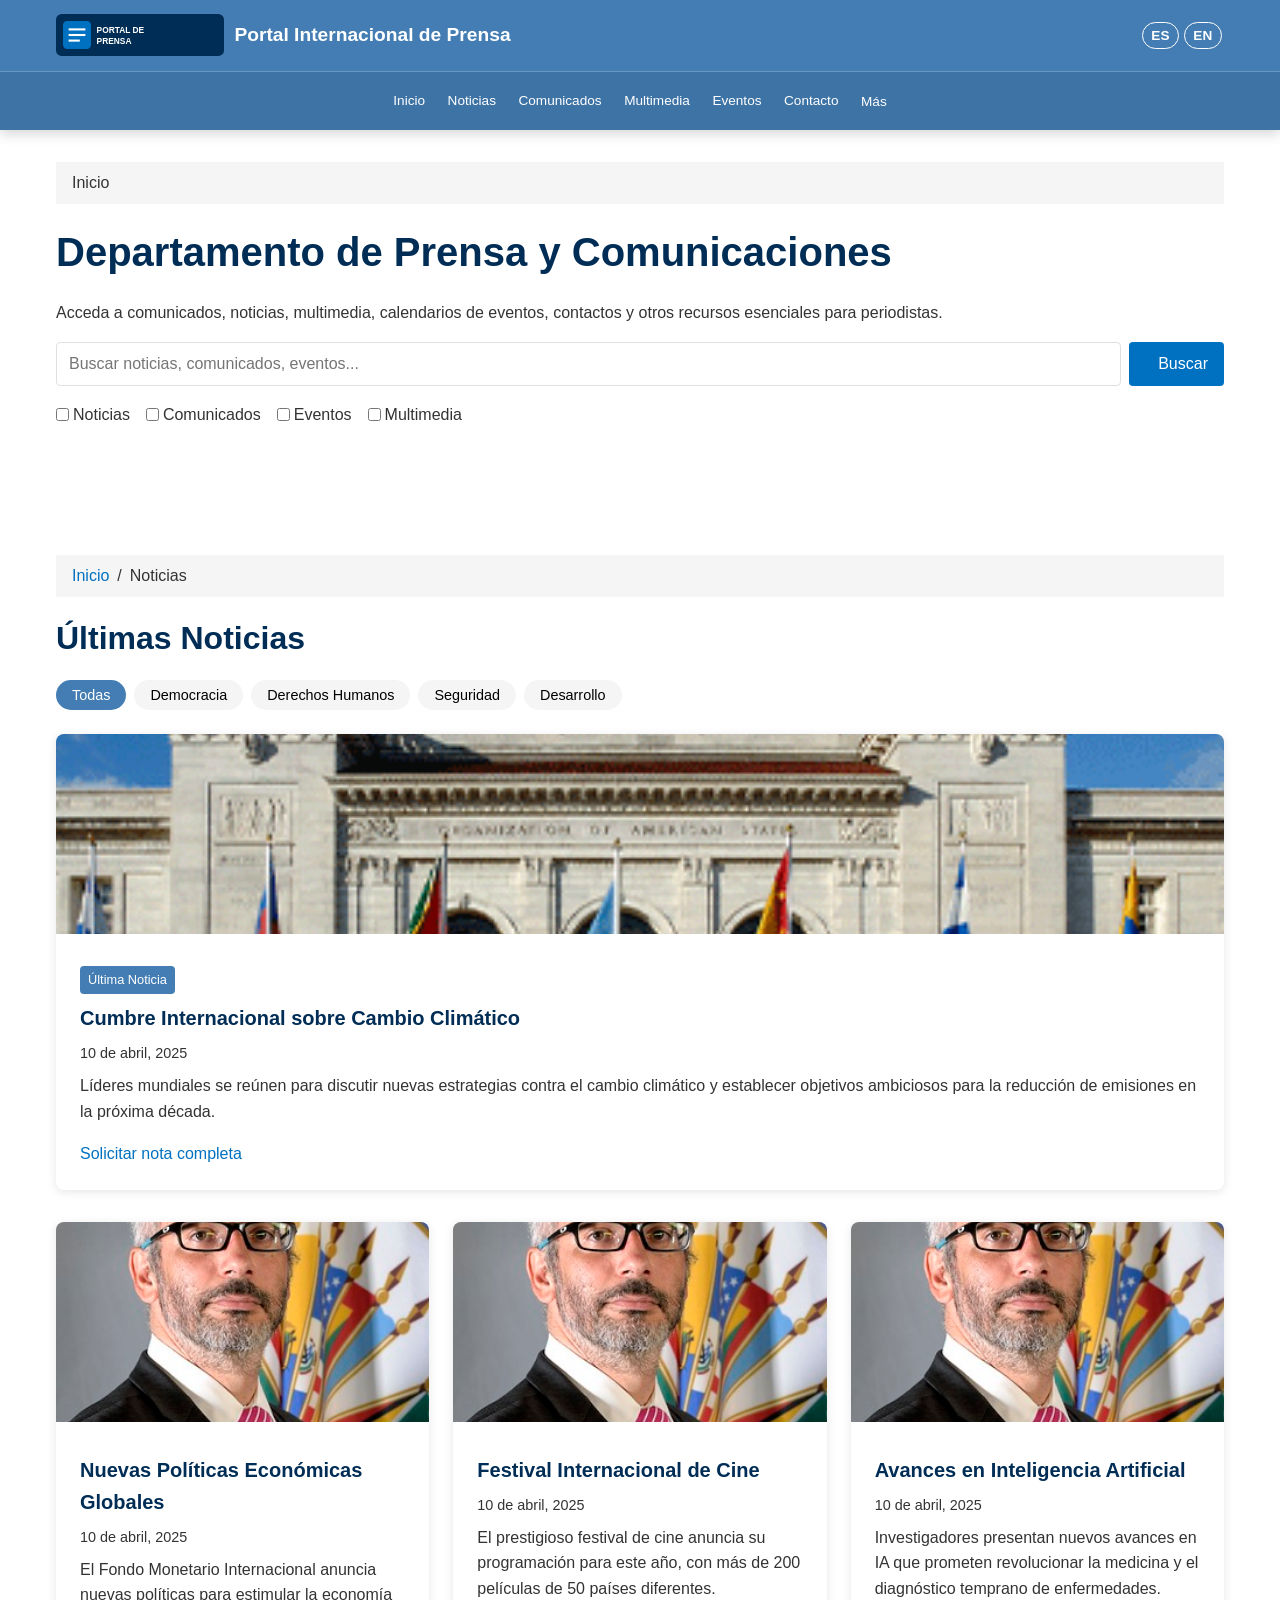
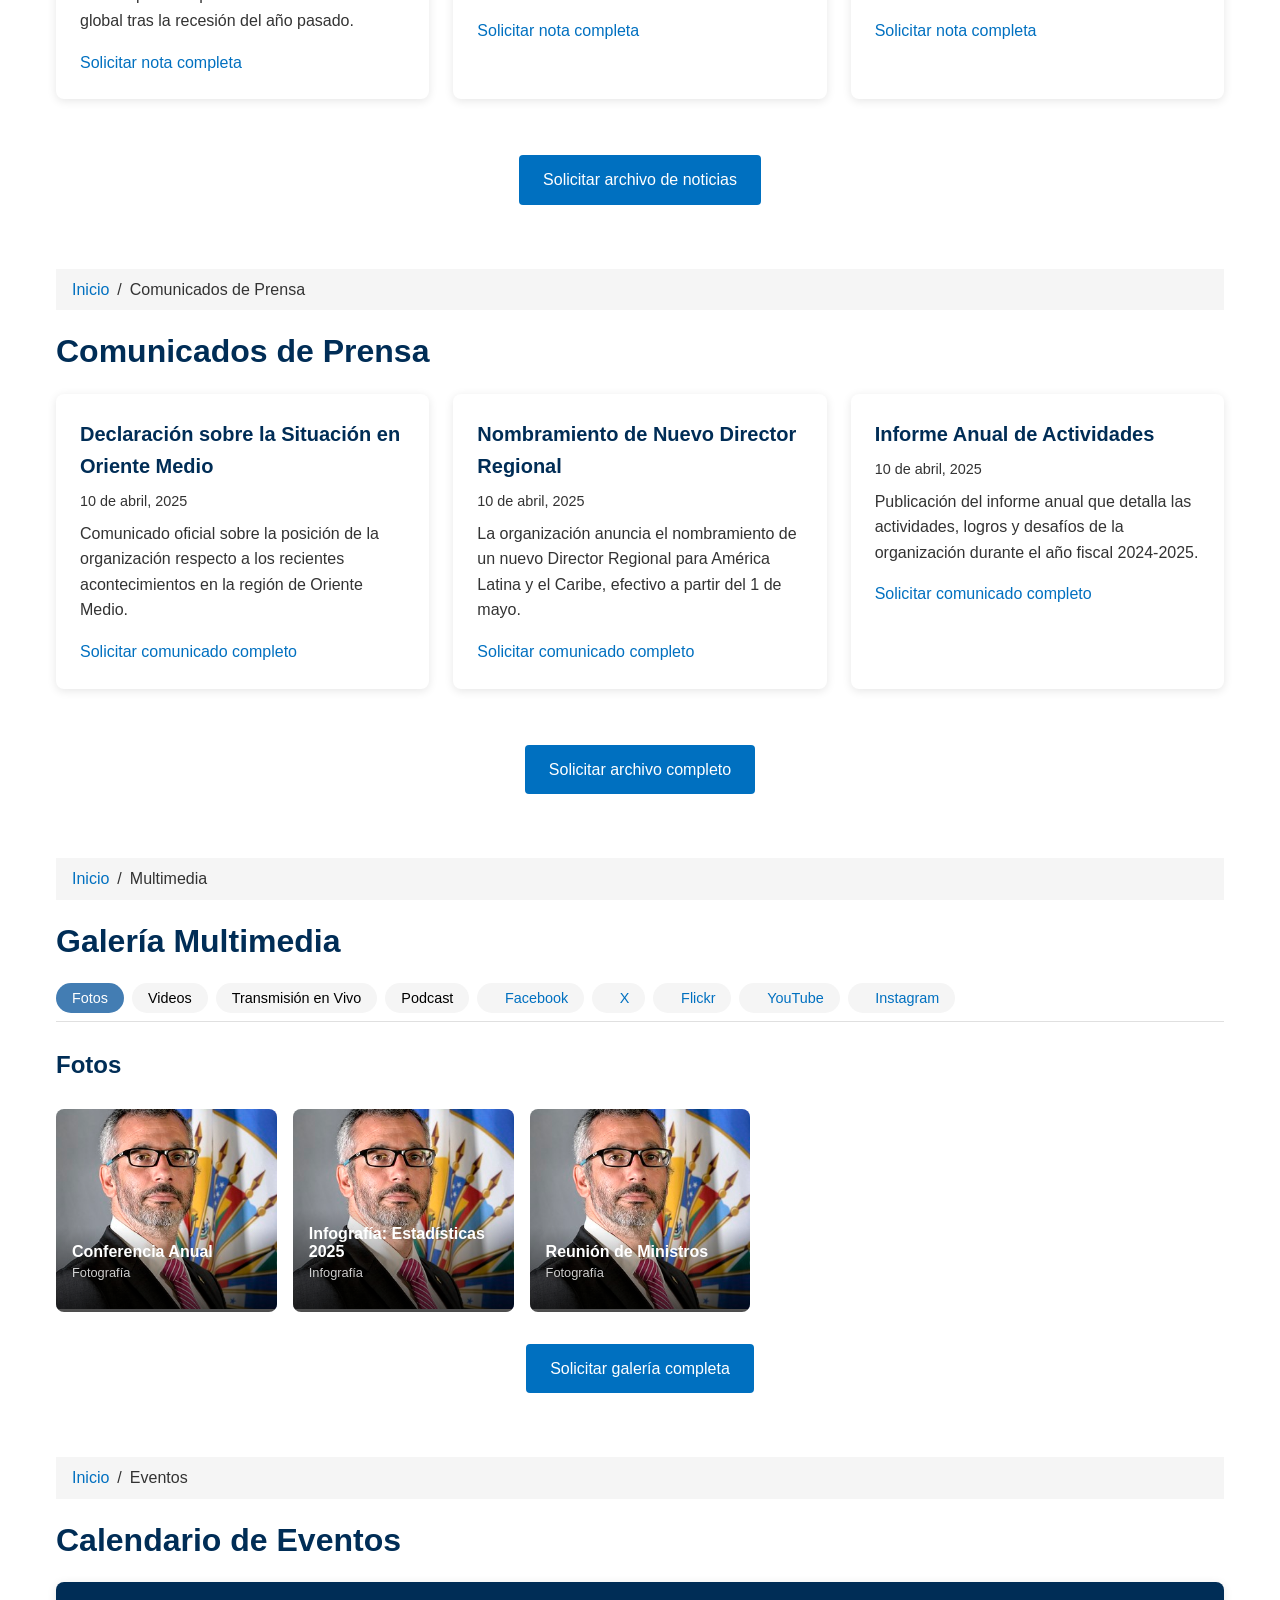
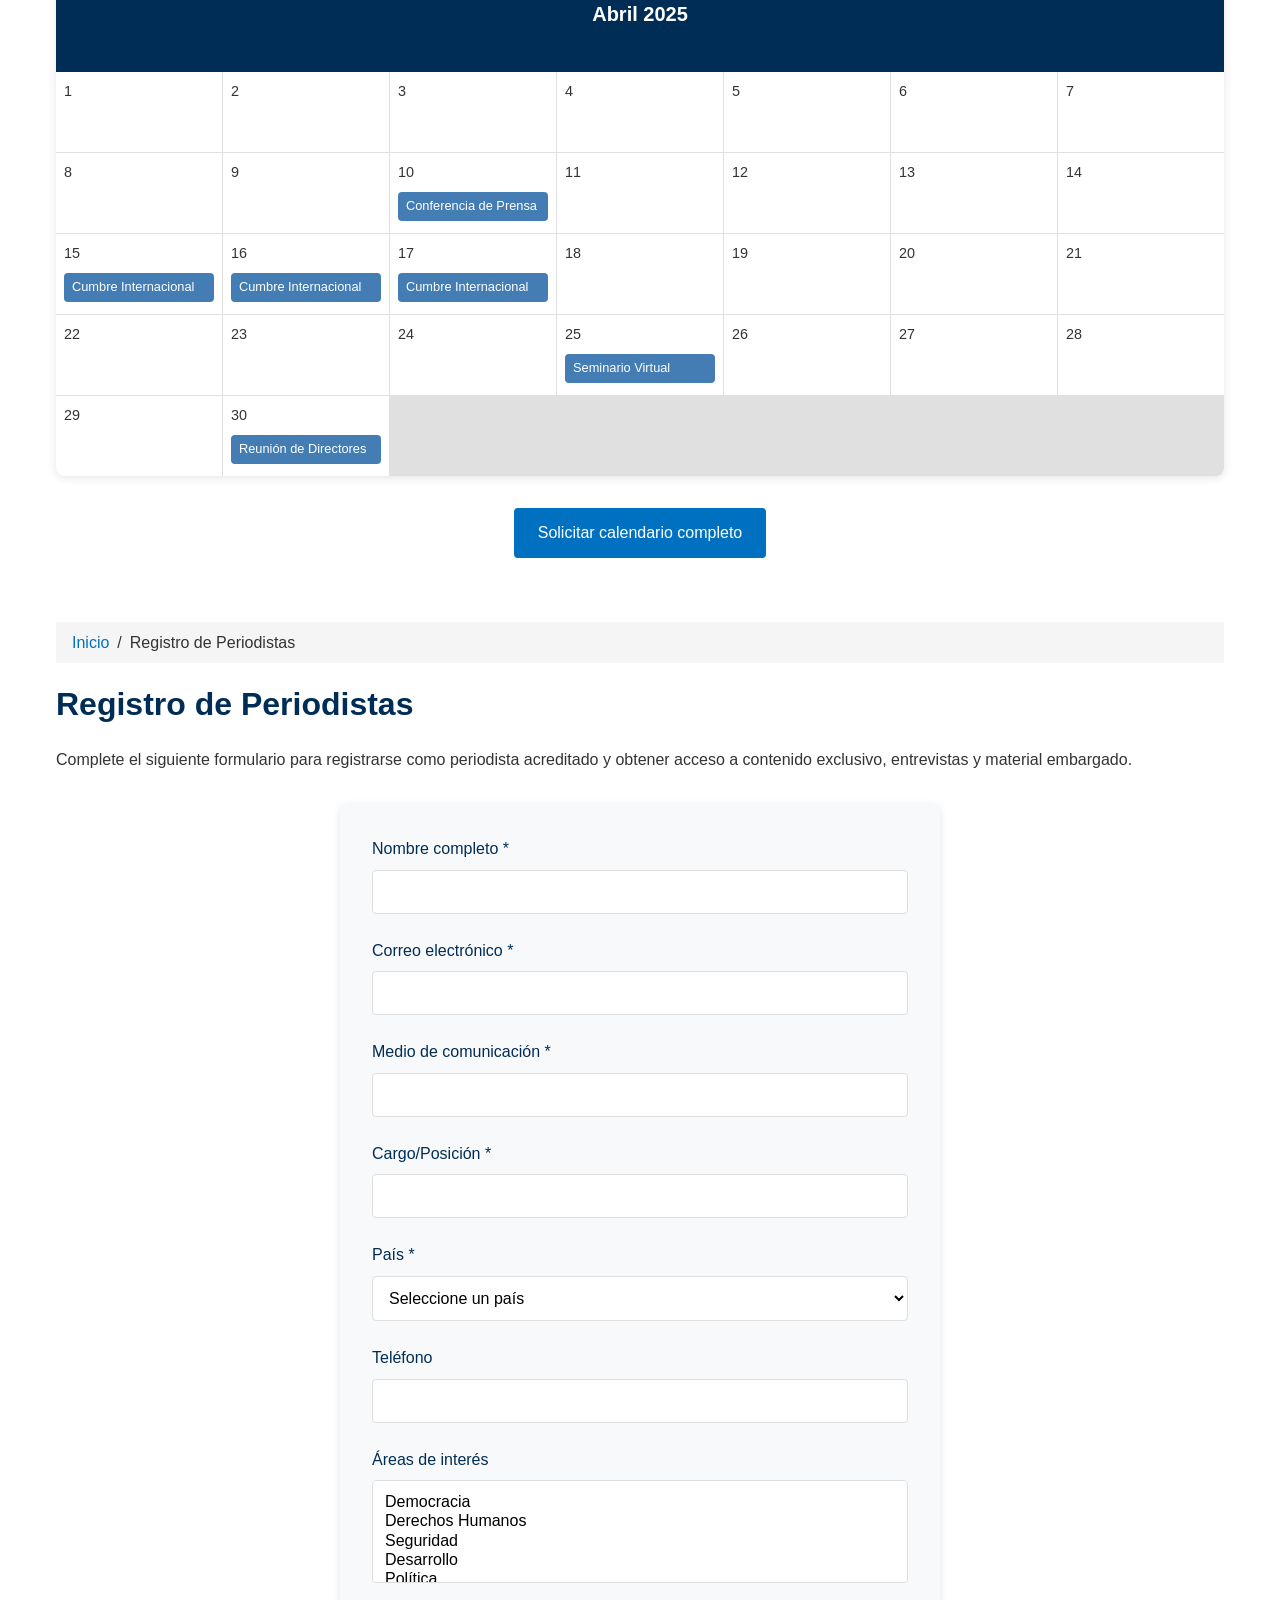
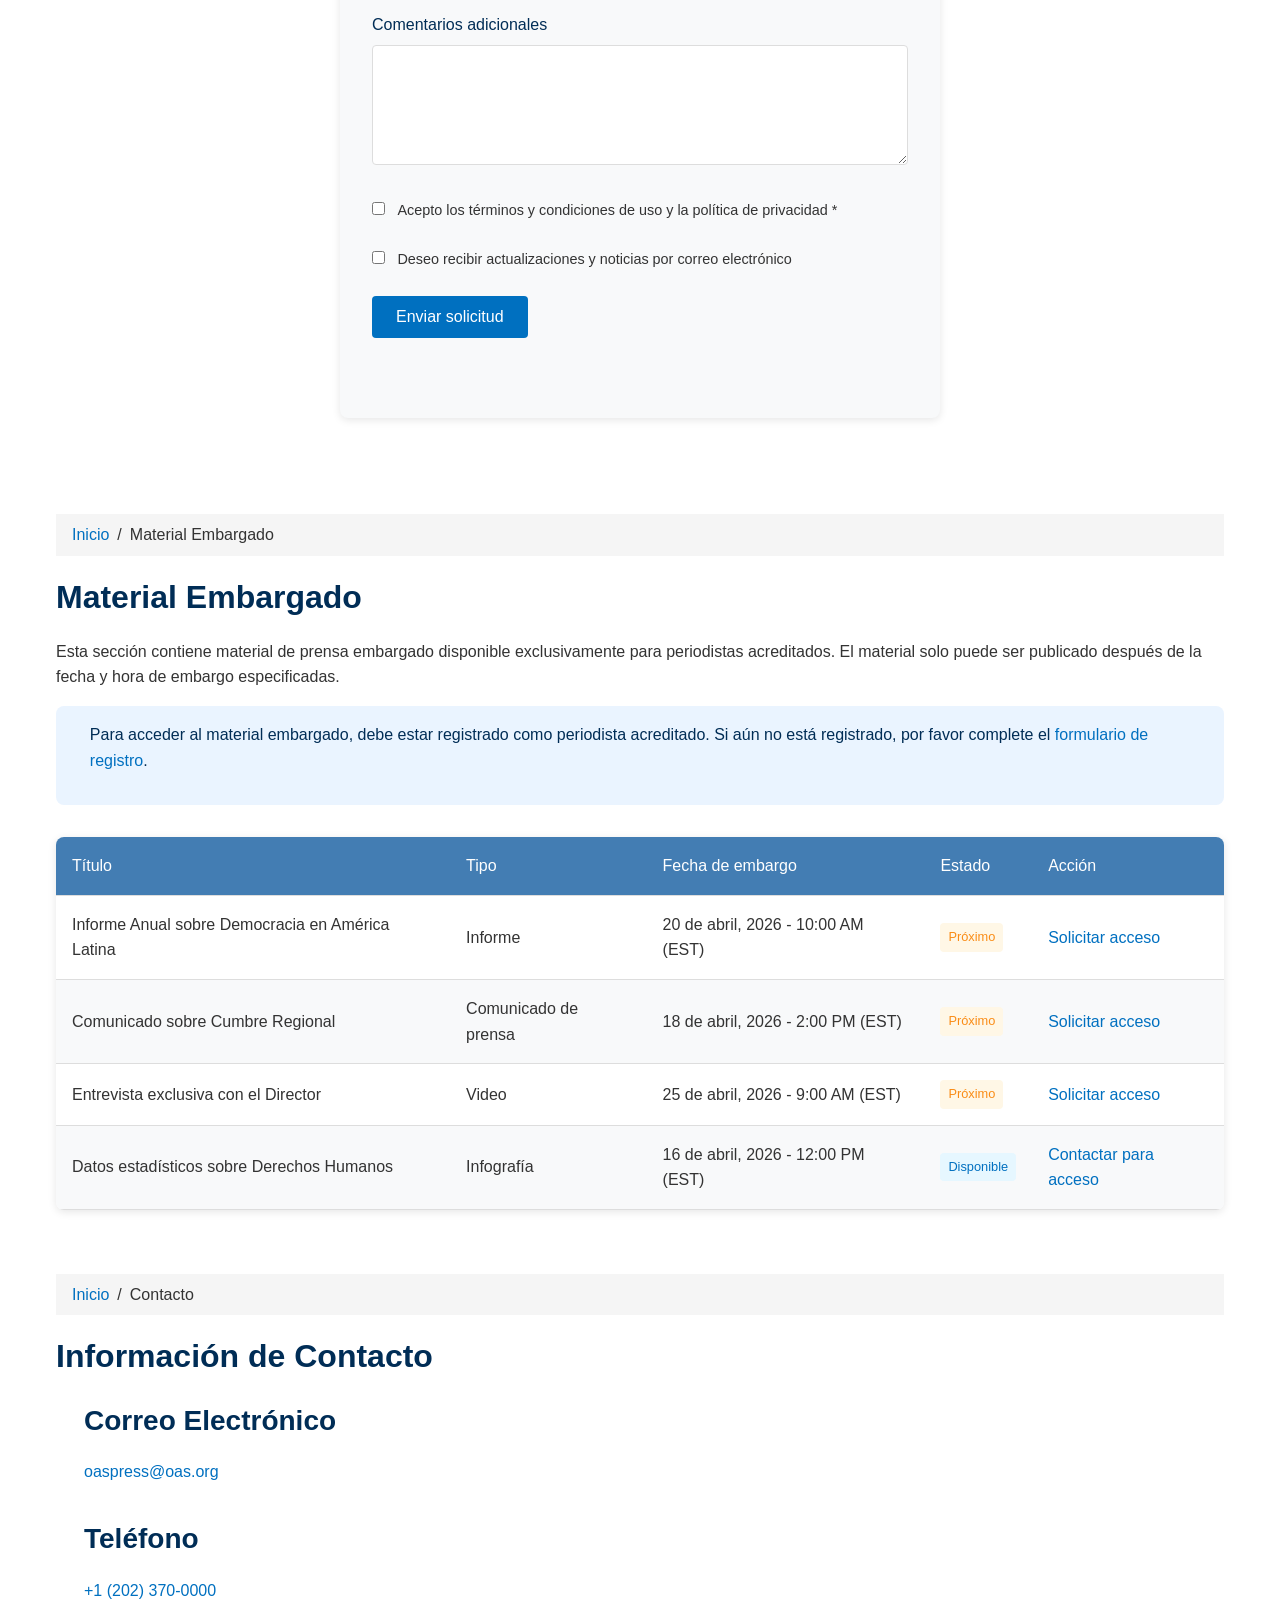
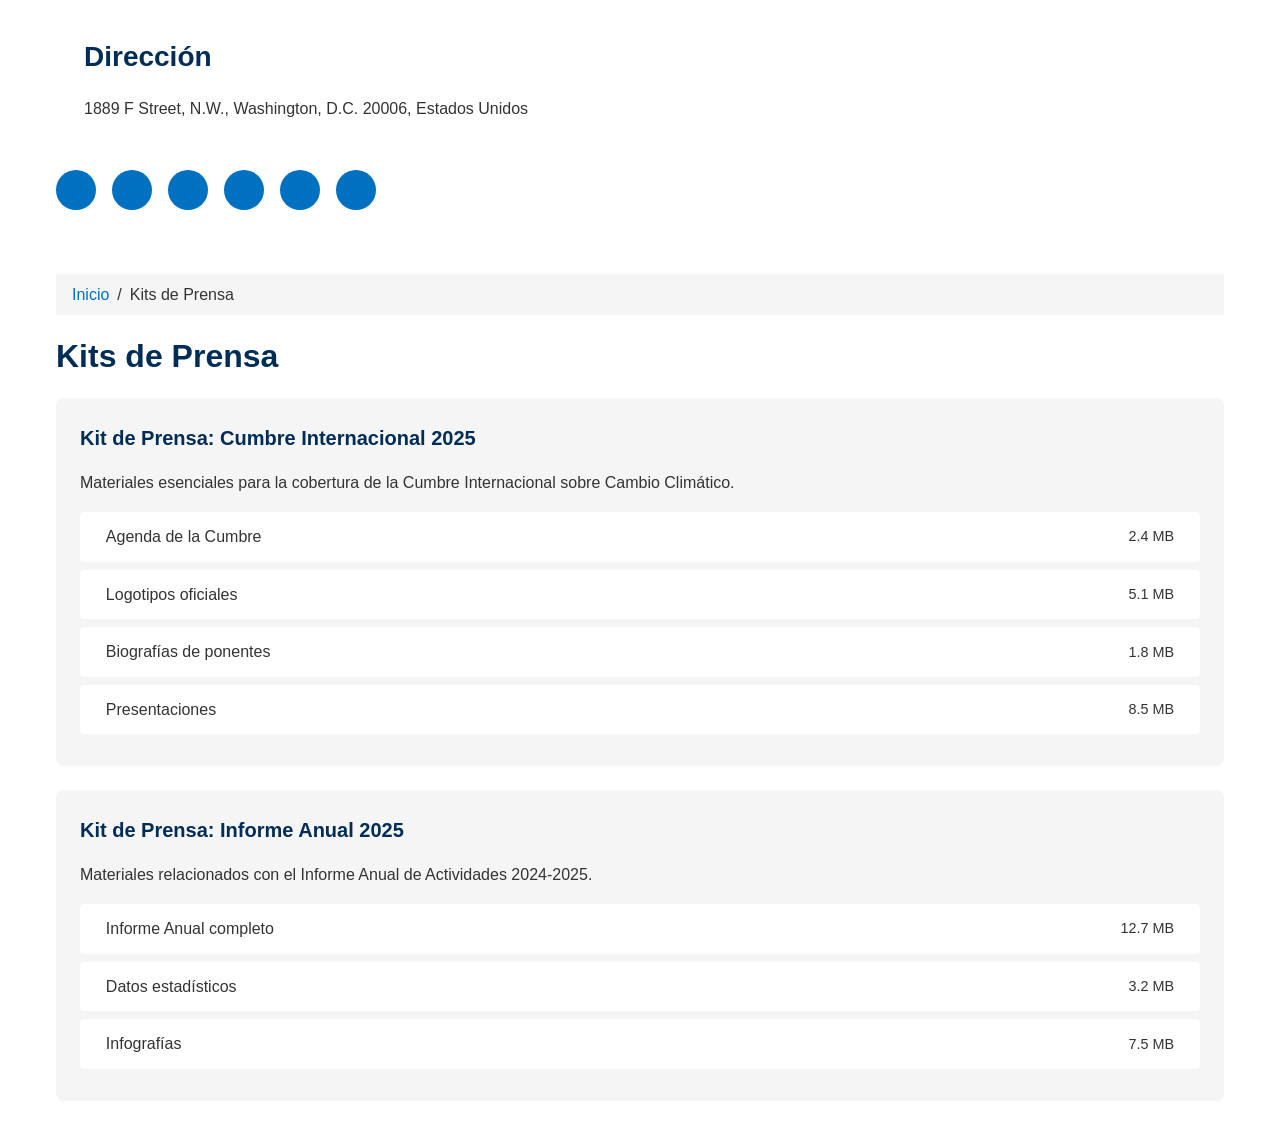
<file: index.html>
<!DOCTYPE html>
<html lang="es">
<head>
  <meta charset="UTF-8">
  <meta http-equiv="refresh" content="0; url=website/index.html">
  <title>Portal Internacional de Prensa</title>
</head>
<body>
  <p>Redirigiendo... <a href="website/index.html">Haz clic aquí si no eres redirigido automáticamente.</a></p>
</body>
</html>
</file>
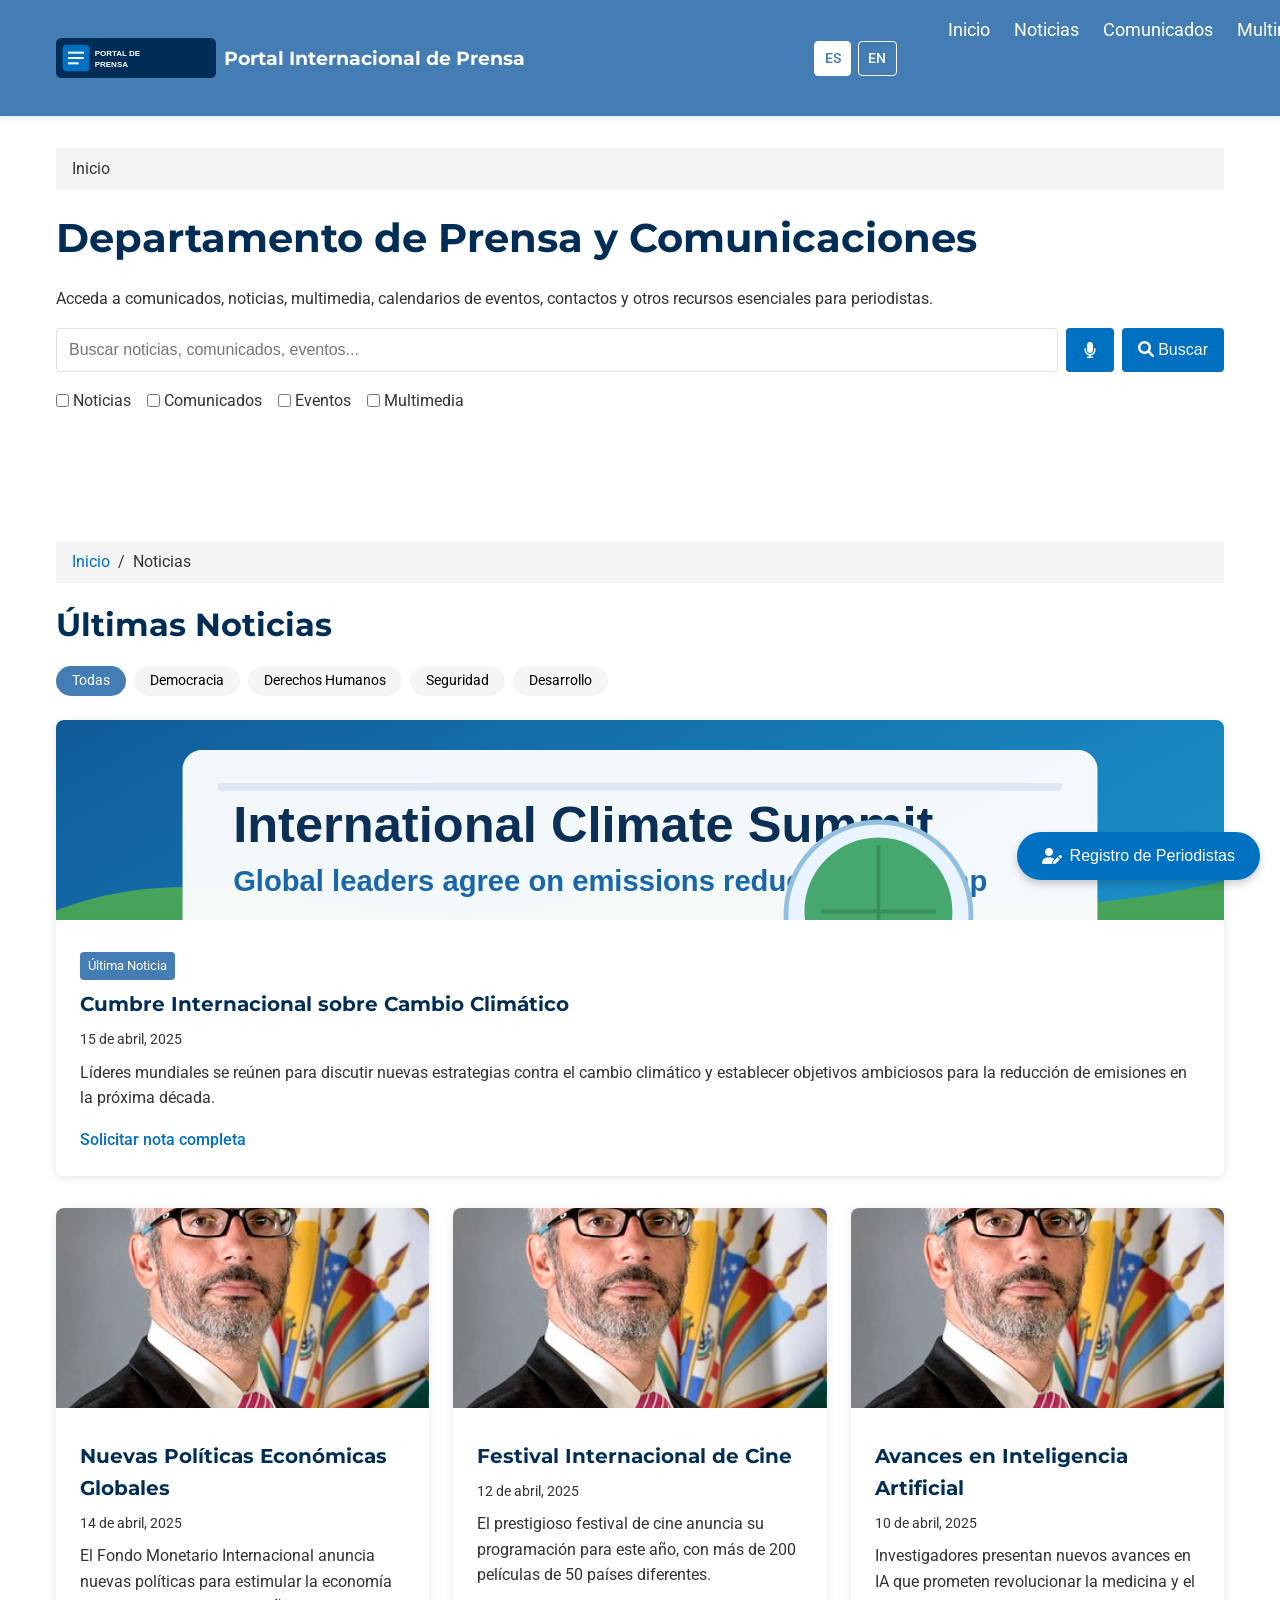
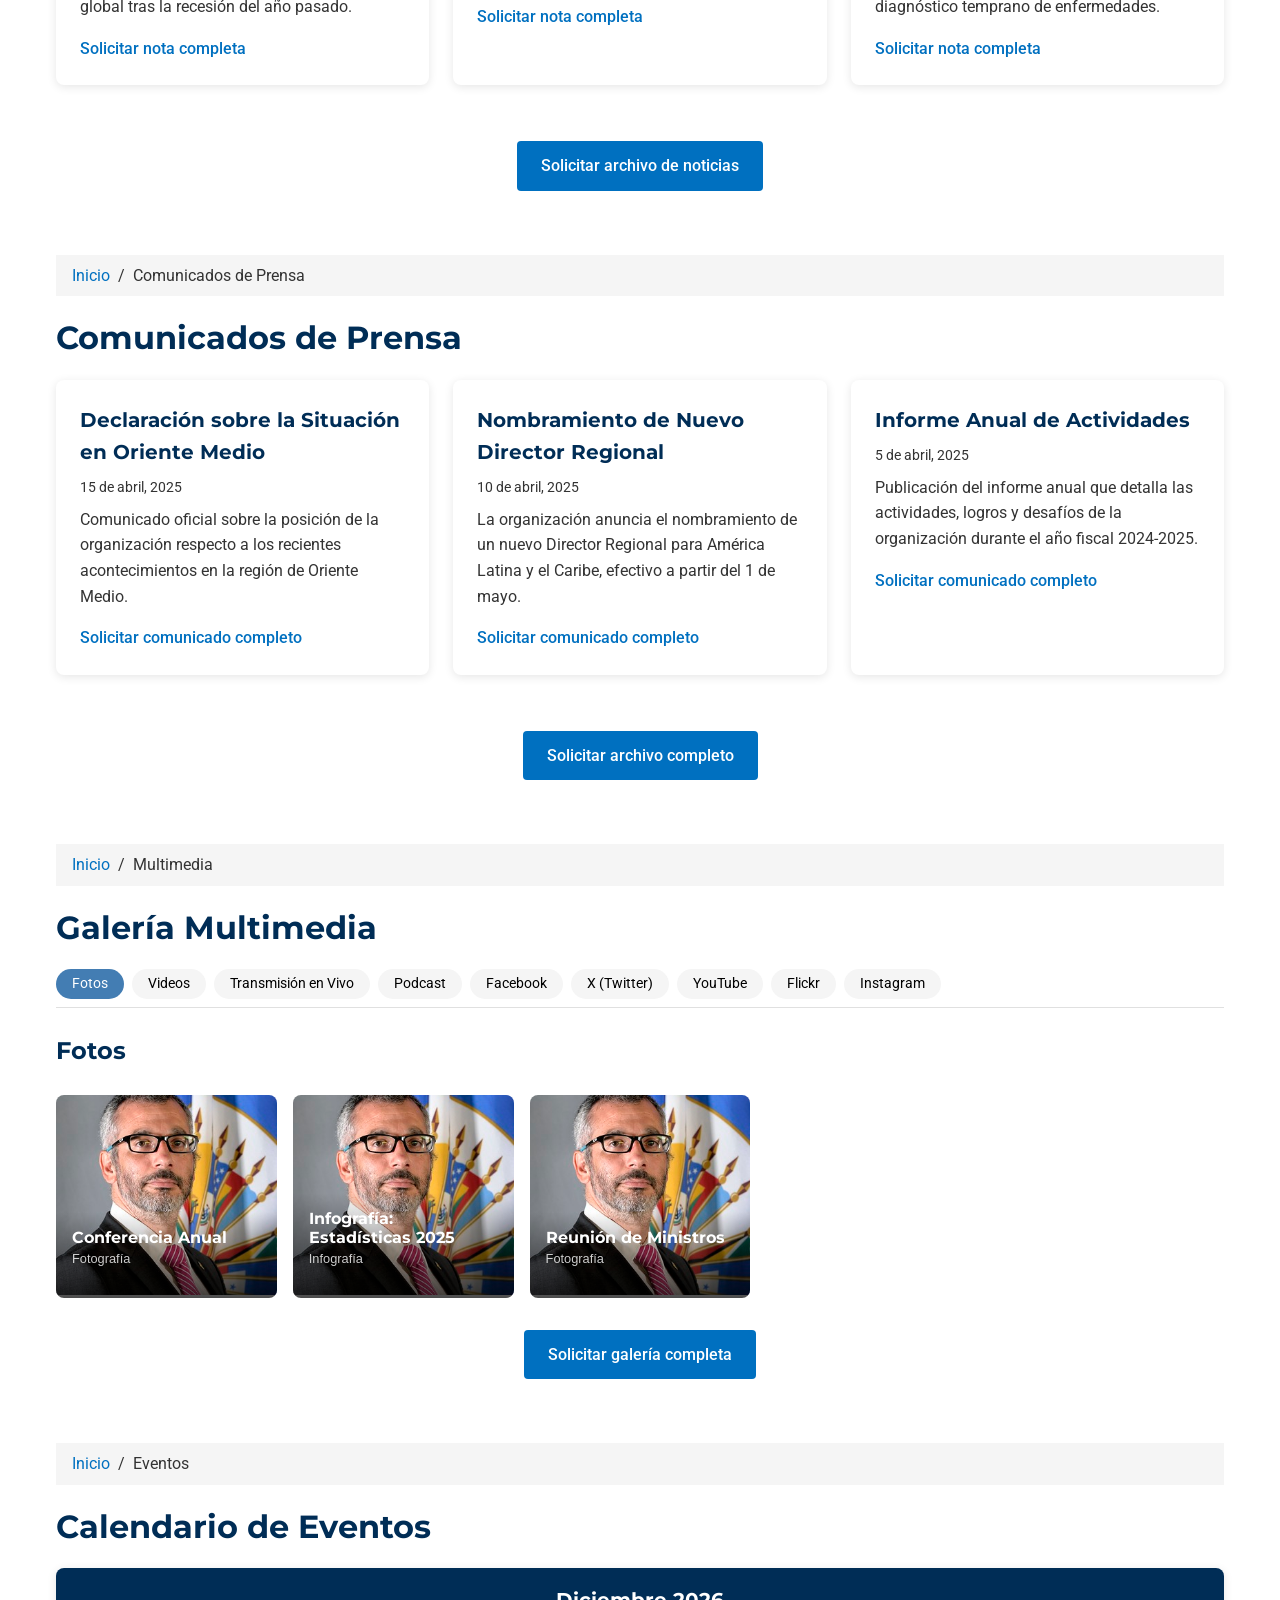
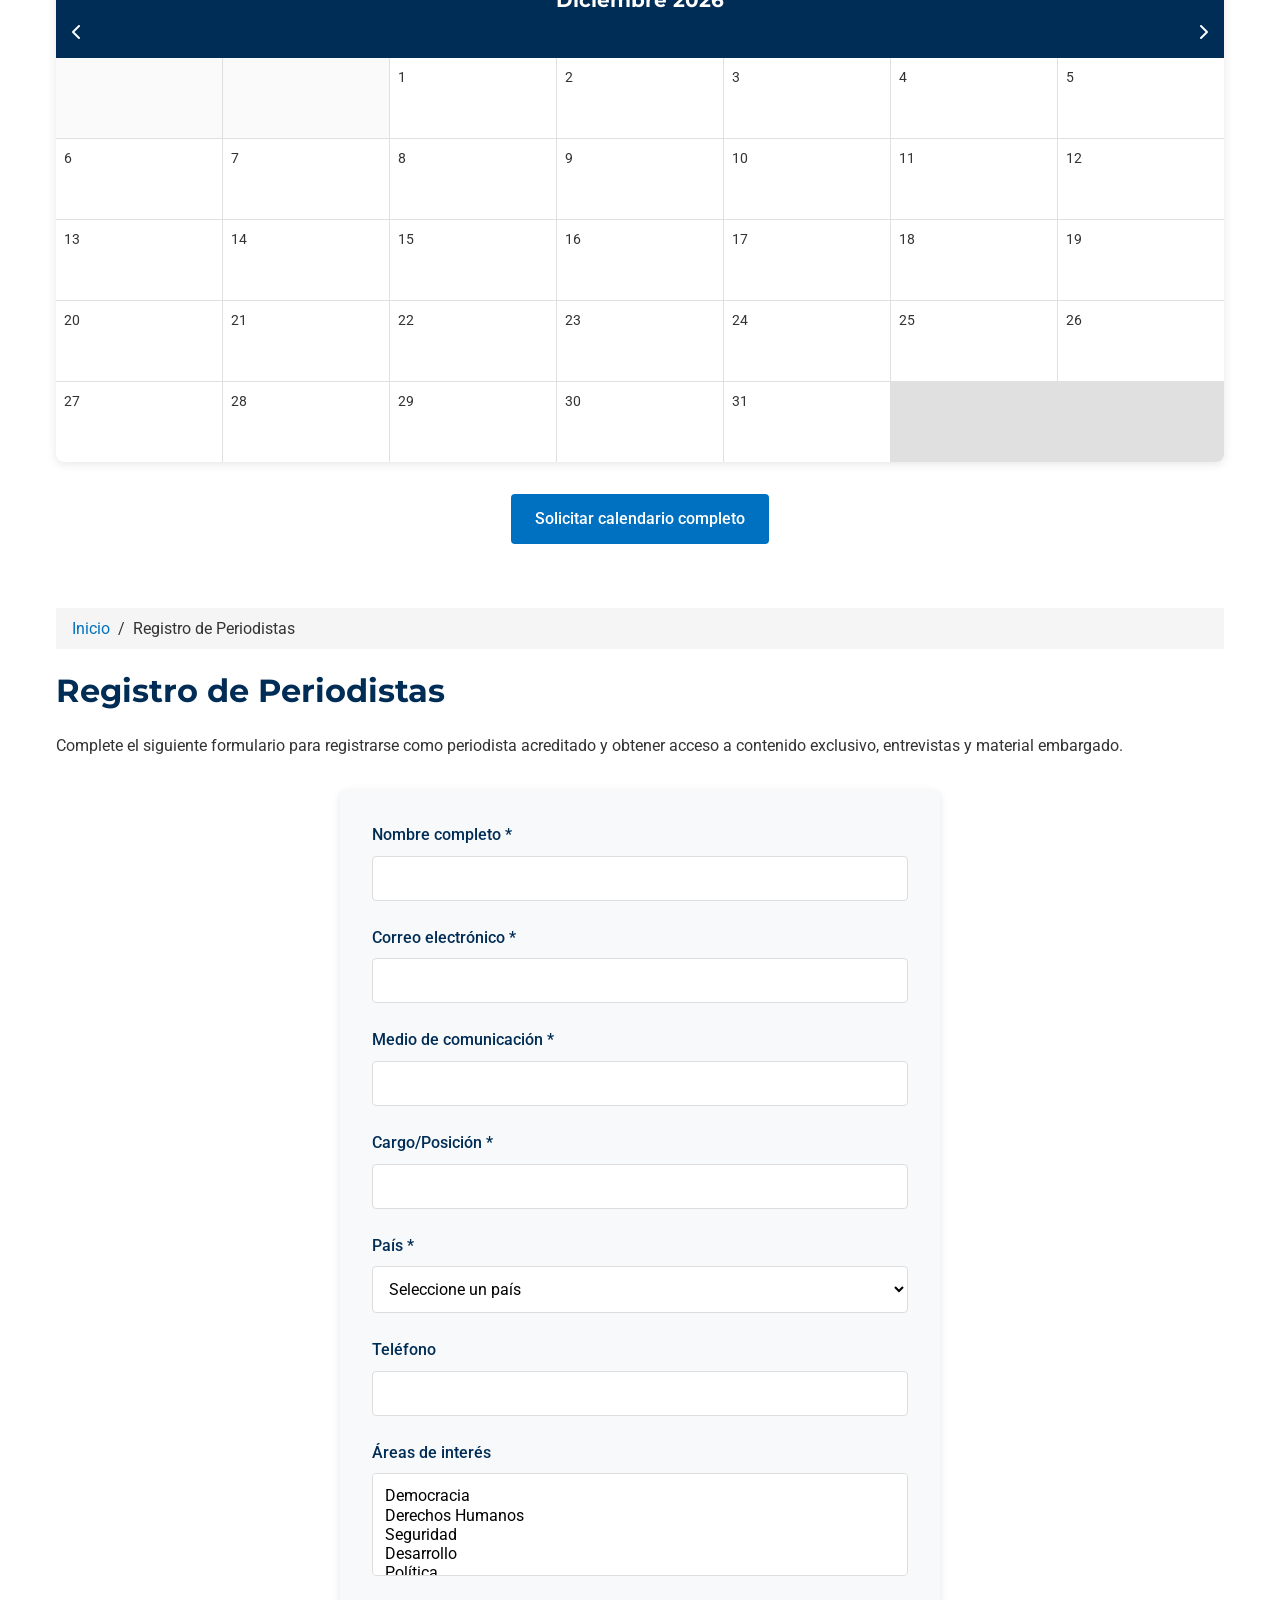
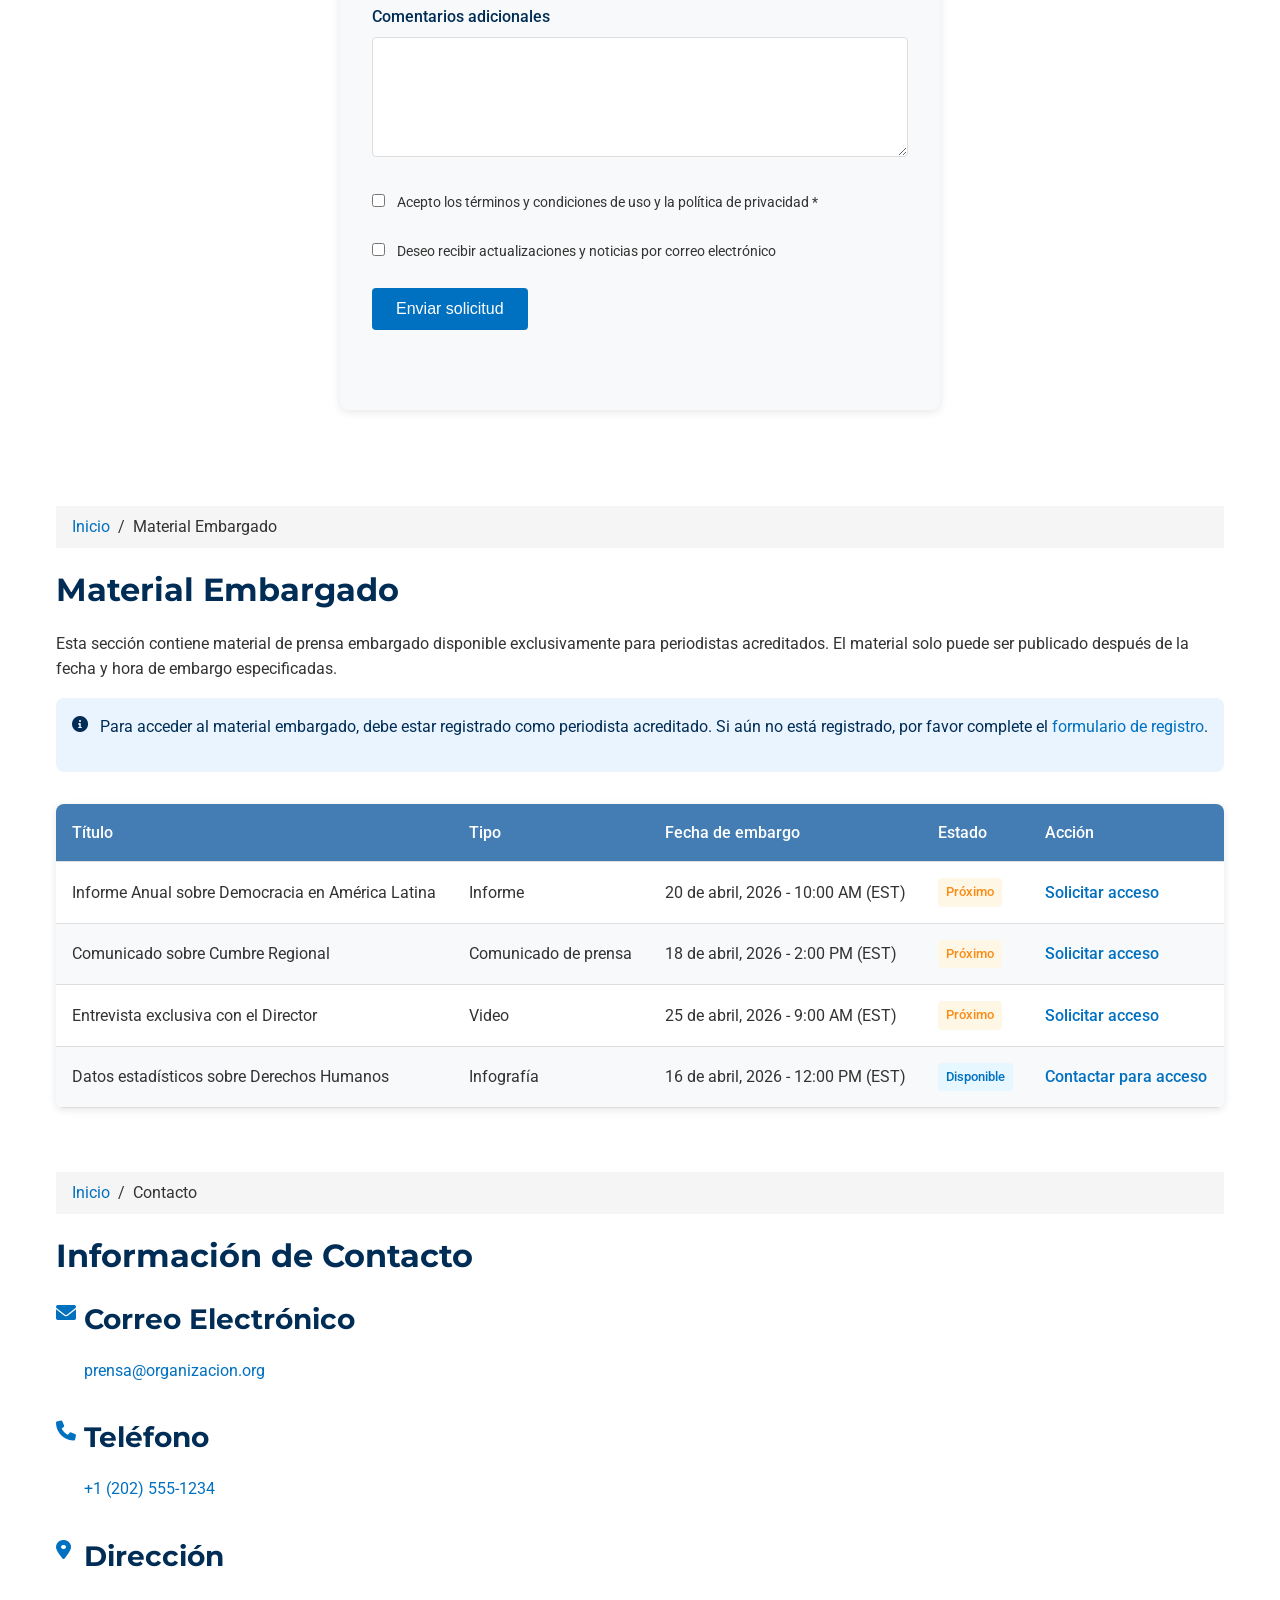
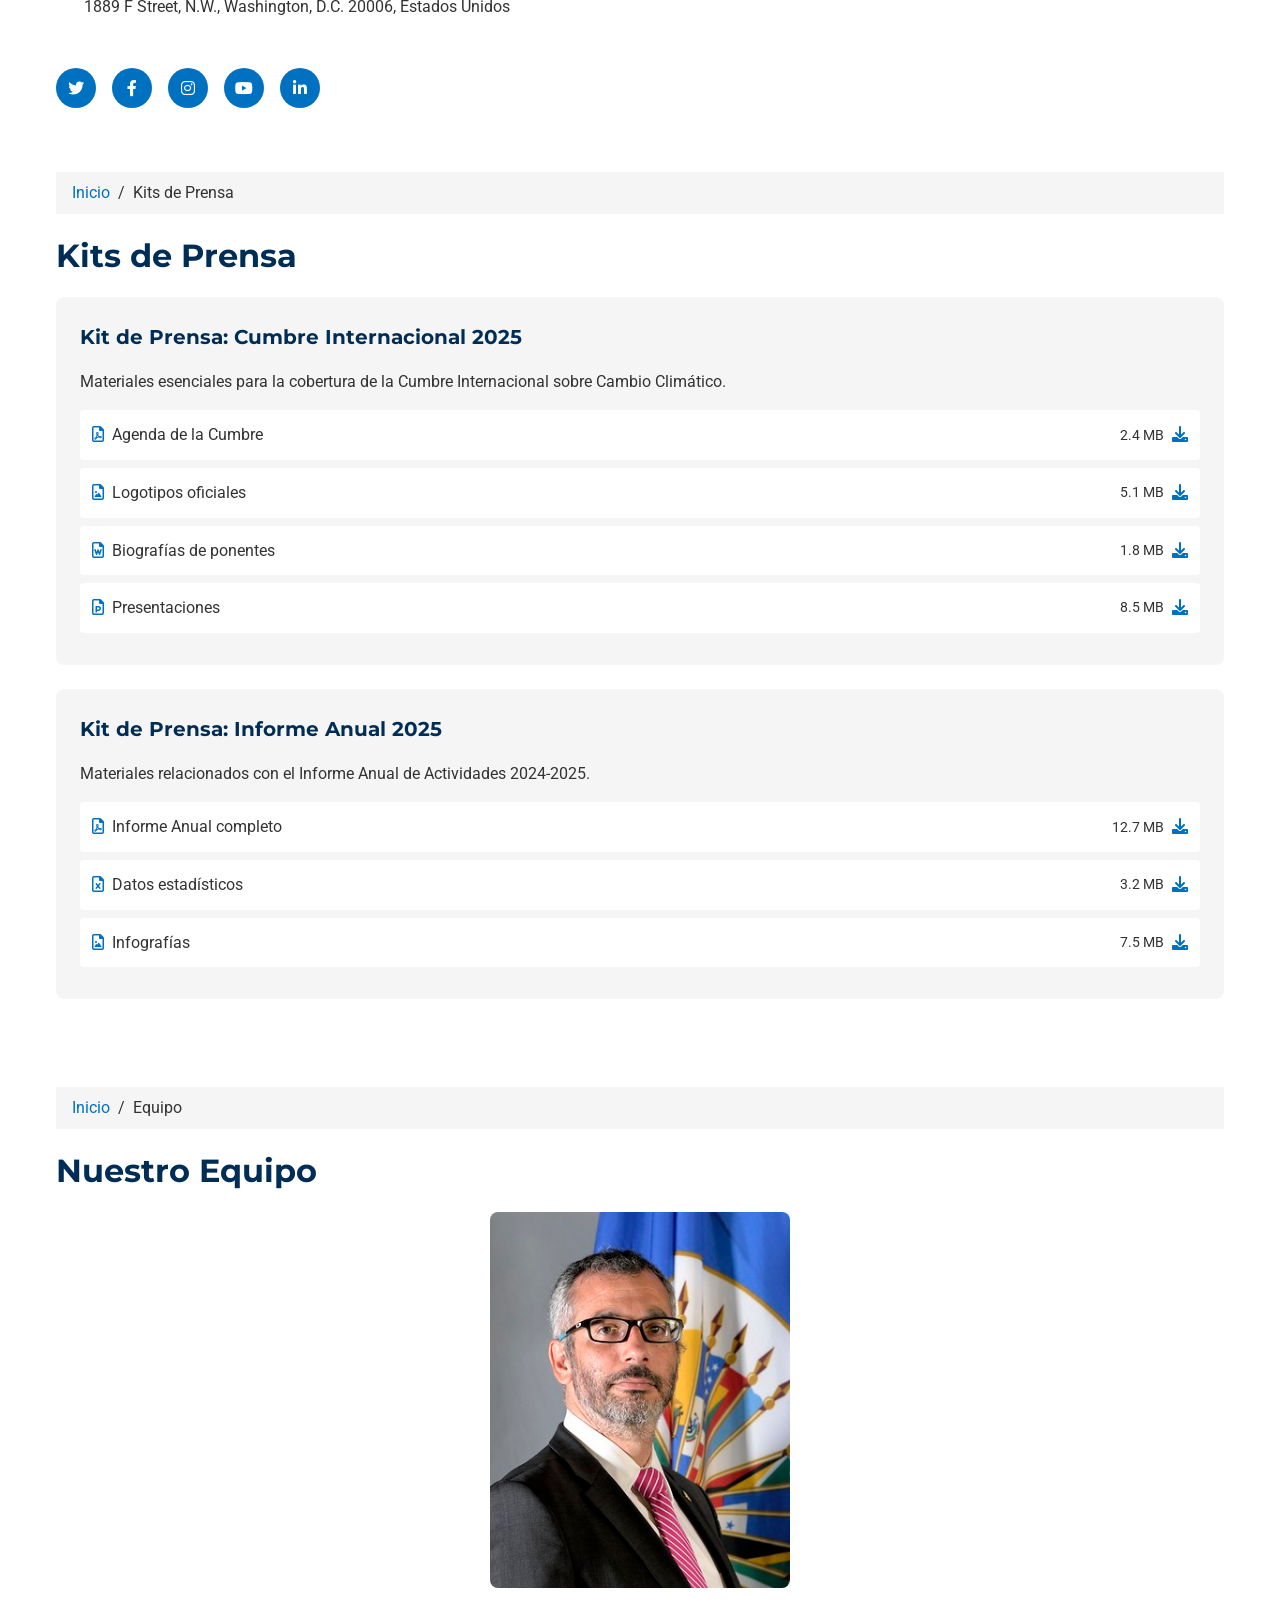
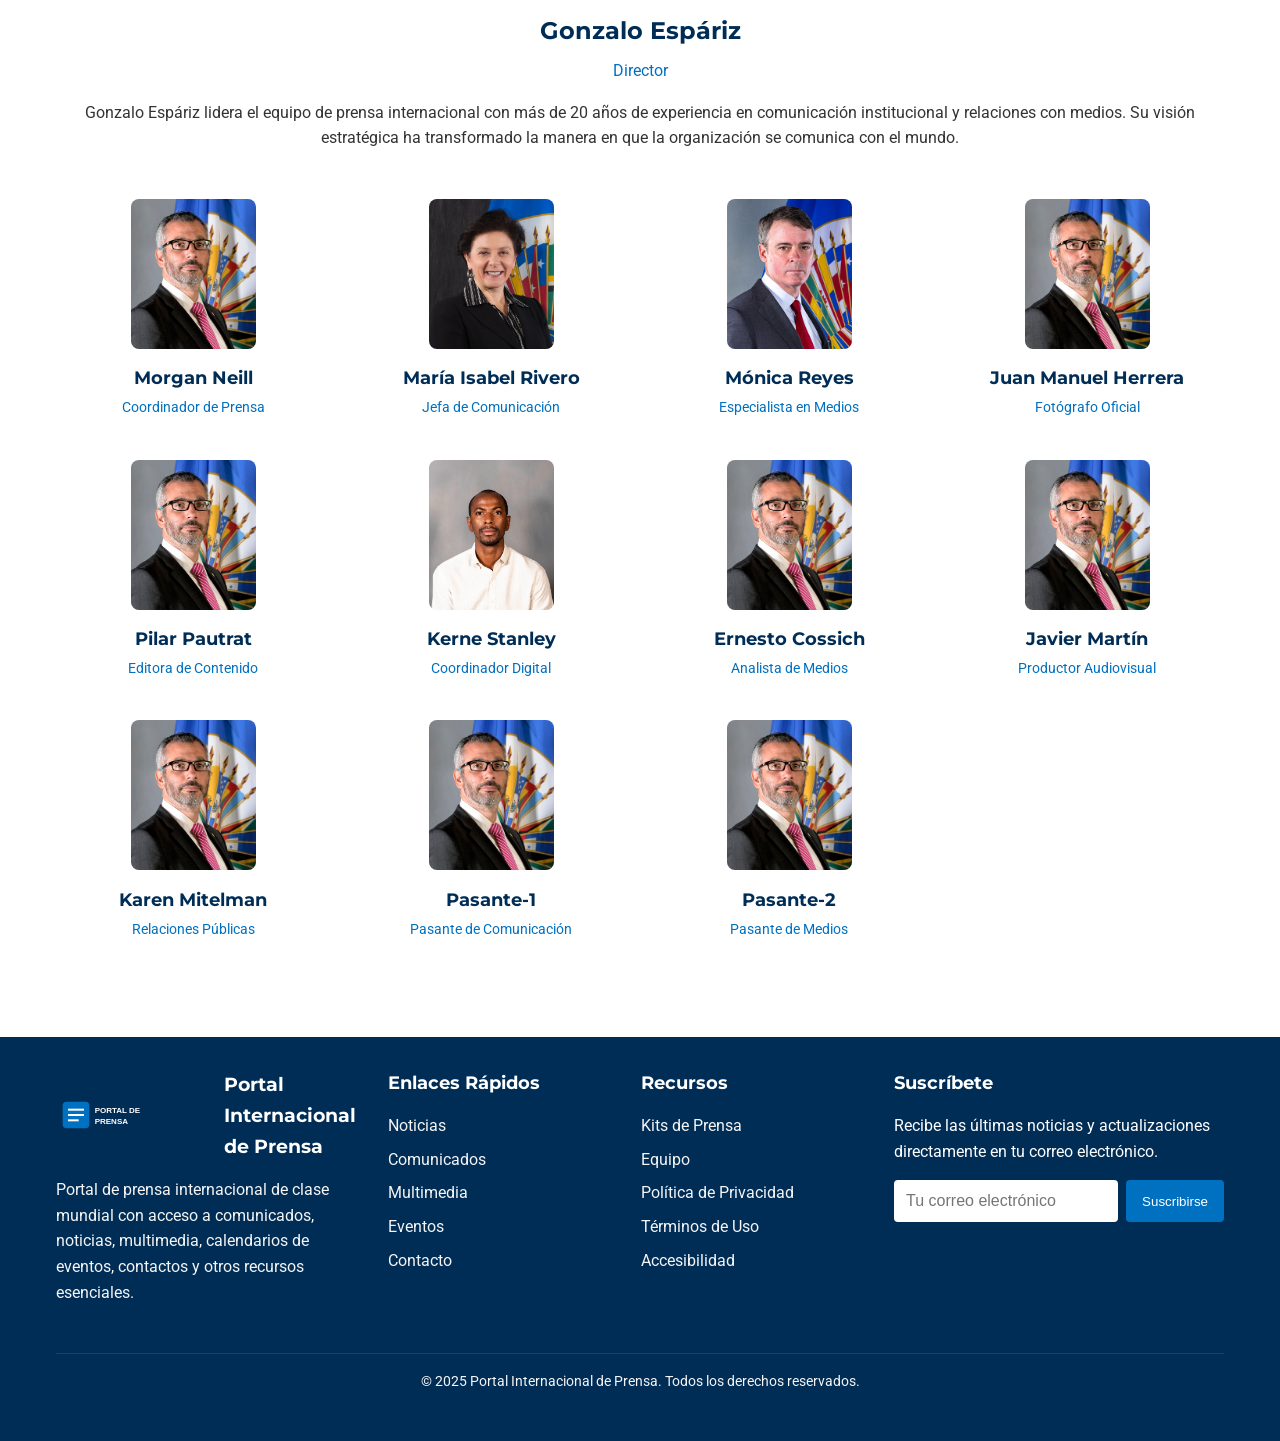
<file: docs/index.html>
<!DOCTYPE html>
<html lang="es">
<head>
    <meta charset="UTF-8">
    <meta name="viewport" content="width=device-width, initial-scale=1.0">
    <title>Portal Internacional de Prensa</title>
    <meta name="description" content="Portal de prensa internacional de clase mundial con acceso a comunicados, noticias, multimedia, calendarios de eventos, contactos y otros recursos esenciales.">
    <link rel="stylesheet" href="css/styles.css">
    <link rel="stylesheet" href="css/multimedia-tabs.css">
    <link rel="stylesheet" href="css/registration.css">
    <link rel="stylesheet" href="css/registro-desplegable.css">
    <!-- Fuentes de Google -->
    <link href="https://fonts.googleapis.com/css2?family=Montserrat:wght@400;500;600;700&family=Roboto:wght@300;400;500;700&display=swap" rel="stylesheet">
    <!-- Font Awesome para iconos -->
    <link rel="stylesheet" href="https://cdnjs.cloudflare.com/ajax/libs/font-awesome/6.0.0/css/all.min.css">
</head>
<body>
    <!-- Header -->
    <header>
        <div class="header-container container">
            <div class="logo">
                <img src="images/logo.svg" alt="Logo Portal de Prensa">
                <h1>Portal Internacional de Prensa</h1>
            </div>
            
            <div class="language-selector">
                <a href="index.html" class="language-btn active">ES</a>
                <a href="index_en.html" class="language-btn">EN</a>
            </div>
            
            <button class="nav-toggle" aria-label="Abrir menú" aria-expanded="false" aria-controls="main-navigation">
                <i class="fas fa-bars"></i>
            </button>
            
            <nav class="nav-menu" id="main-navigation">
                <button class="nav-close" aria-label="Cerrar menú">
                    <i class="fas fa-times"></i>
                </button>
                
                <ul class="nav-list">
                    <li class="nav-item">
                        <a href="#inicio" class="nav-link">Inicio</a>
                    </li>
                    <li class="nav-item">
                        <a href="#noticias" class="nav-link">Noticias</a>
                    </li>
                    <li class="nav-item">
                        <a href="#comunicados" class="nav-link">Comunicados</a>
                    </li>
                    <li class="nav-item">
                        <a href="#multimedia" class="nav-link">Multimedia</a>
                    </li>
                    <li class="nav-item">
                        <a href="#eventos" class="nav-link">Eventos</a>
                    </li>
                    <li class="nav-item">
                        <a href="#registro-periodistas" class="nav-link">Registro de Periodistas</a>
                    </li>
                    <li class="nav-item">
                        <a href="#material-embargado" class="nav-link">Material Embargado</a>
                    </li>
                    <li class="nav-item">
                        <a href="#contacto" class="nav-link">Contacto</a>
                    </li>
                    <li class="nav-item">
                        <a href="#kits" class="nav-link">Kits de Prensa</a>
                    </li>
                    <li class="nav-item">
                        <a href="#equipo" class="nav-link">Equipo</a>
                    </li>
                </ul>
            </nav>
        </div>
    </header>
    
    <div class="nav-overlay"></div>
    
    <!-- Sección de Inicio -->
    <section id="inicio" class="section">
        <div class="container">
            <div class="breadcrumb">
                <ul class="breadcrumb-list">
                    <li class="breadcrumb-item">
                        <a href="#inicio" class="breadcrumb-link active">Inicio</a>
                    </li>
                </ul>
            </div>
            
            <h1>Departamento de Prensa y Comunicaciones</h1>
            <p>Acceda a comunicados, noticias, multimedia, calendarios de eventos, contactos y otros recursos esenciales para periodistas.</p>
            
            <div class="search-container">
                <form class="search-form" role="search" novalidate>
                    <input type="text" class="search-input" placeholder="Buscar noticias, comunicados, eventos..." aria-label="Buscar contenido del portal">
                    <button type="button" class="btn dictation-btn" aria-label="Dictar búsqueda por micrófono" aria-pressed="false" title="Dictado">
                        <i class="fas fa-microphone" aria-hidden="true"></i>
                        <span class="dictation-dots" aria-hidden="true">
                            <span></span>
                            <span></span>
                            <span></span>
                        </span>
                    </button>
                    <button type="submit" class="btn search-btn">
                        <i class="fas fa-search"></i> Buscar
                    </button>
                </form>
                
                <div class="search-filters">
                    <div class="search-filter">
                        <input type="checkbox" id="filter-news" class="search-filter-input" value="noticias">
                        <label for="filter-news" class="search-filter-label">Noticias</label>
                    </div>
                    <div class="search-filter">
                        <input type="checkbox" id="filter-press" class="search-filter-input" value="comunicados">
                        <label for="filter-press" class="search-filter-label">Comunicados</label>
                    </div>
                    <div class="search-filter">
                        <input type="checkbox" id="filter-events" class="search-filter-input" value="eventos">
                        <label for="filter-events" class="search-filter-label">Eventos</label>
                    </div>
                    <div class="search-filter">
                        <input type="checkbox" id="filter-media" class="search-filter-input" value="multimedia">
                        <label for="filter-media" class="search-filter-label">Multimedia</label>
                    </div>
                </div>
                <p class="search-feedback" role="status" aria-live="polite"></p>
            </div>
        </div>
    </section>
    
    <!-- Sección de Noticias -->
    <section id="noticias" class="section">
        <div class="container">
            <div class="breadcrumb">
                <ul class="breadcrumb-list">
                    <li class="breadcrumb-item">
                        <a href="#inicio" class="breadcrumb-link">Inicio</a>
                    </li>
                    <li class="breadcrumb-item">
                        <a href="#noticias" class="breadcrumb-link active">Noticias</a>
                    </li>
                </ul>
            </div>
            
            <h2>Últimas Noticias</h2>
            
            <div class="news-filters" role="group" aria-label="Filtrar noticias por categoría">
                <button type="button" class="news-filter active" data-category="all" aria-pressed="true">Todas</button>
                <button type="button" class="news-filter" data-category="democracia" aria-pressed="false">Democracia</button>
                <button type="button" class="news-filter" data-category="derechos-humanos" aria-pressed="false">Derechos Humanos</button>
                <button type="button" class="news-filter" data-category="seguridad" aria-pressed="false">Seguridad</button>
                <button type="button" class="news-filter" data-category="desarrollo" aria-pressed="false">Desarrollo</button>
            </div>
            
            <div class="news-featured">
                <div class="card news-item" data-category="democracia">
                    <img src="images/news/news-1.svg" alt="Fachada principal de la sede de la OEA" class="card-img">
                    <div class="card-content">
                        <span class="news-latest">Última Noticia</span>
                        <h3 class="card-title">Cumbre Internacional sobre Cambio Climático</h3>
                        <p class="card-date">15 de abril, 2025</p>
                        <p class="card-text">Líderes mundiales se reúnen para discutir nuevas estrategias contra el cambio climático y establecer objetivos ambiciosos para la reducción de emisiones en la próxima década.</p>
                        <a href="#contacto" class="card-link">Solicitar nota completa</a>
                    </div>
                </div>
            </div>
            
            <div class="grid">
                <div class="card news-item" data-category="desarrollo">
                    <img src="images/news/news-2.jpg" alt="Noticia desarrollo" class="card-img">
                    <div class="card-content">
                        <h3 class="card-title">Nuevas Políticas Económicas Globales</h3>
                        <p class="card-date">14 de abril, 2025</p>
                        <p class="card-text">El Fondo Monetario Internacional anuncia nuevas políticas para estimular la economía global tras la recesión del año pasado.</p>
                        <a href="#contacto" class="card-link">Solicitar nota completa</a>
                    </div>
                </div>
                
                <div class="card news-item" data-category="derechos-humanos">
                    <img src="images/news/news-3.jpg" alt="Noticia derechos humanos" class="card-img">
                    <div class="card-content">
                        <h3 class="card-title">Festival Internacional de Cine</h3>
                        <p class="card-date">12 de abril, 2025</p>
                        <p class="card-text">El prestigioso festival de cine anuncia su programación para este año, con más de 200 películas de 50 países diferentes.</p>
                        <a href="#contacto" class="card-link">Solicitar nota completa</a>
                    </div>
                </div>
                
                <div class="card news-item" data-category="seguridad">
                    <img src="images/news/news-4.jpg" alt="Noticia seguridad" class="card-img">
                    <div class="card-content">
                        <h3 class="card-title">Avances en Inteligencia Artificial</h3>
                        <p class="card-date">10 de abril, 2025</p>
                        <p class="card-text">Investigadores presentan nuevos avances en IA que prometen revolucionar la medicina y el diagnóstico temprano de enfermedades.</p>
                        <a href="#contacto" class="card-link">Solicitar nota completa</a>
                    </div>
                </div>
            </div>
            
            <div class="text-center" style="margin-top: 2rem; text-align: center;">
                <a href="#contacto" class="btn">Solicitar archivo de noticias</a>
            </div>
        </div>
    </section>
    
    <!-- Sección de Comunicados de Prensa -->
    <section id="comunicados" class="section">
        <div class="container">
            <div class="breadcrumb">
                <ul class="breadcrumb-list">
                    <li class="breadcrumb-item">
                        <a href="#inicio" class="breadcrumb-link">Inicio</a>
                    </li>
                    <li class="breadcrumb-item">
                        <a href="#comunicados" class="breadcrumb-link active">Comunicados de Prensa</a>
                    </li>
                </ul>
            </div>
            
            <h2>Comunicados de Prensa</h2>
            
            <div class="grid">
                <div class="card">
                    <div class="card-content">
                        <h3 class="card-title">Declaración sobre la Situación en Oriente Medio</h3>
                        <p class="card-date">15 de abril, 2025</p>
                        <p class="card-text">Comunicado oficial sobre la posición de la organización respecto a los recientes acontecimientos en la región de Oriente Medio.</p>
                        <a href="#contacto" class="card-link">Solicitar comunicado completo</a>
                    </div>
                </div>
                
                <div class="card">
                    <div class="card-content">
                        <h3 class="card-title">Nombramiento de Nuevo Director Regional</h3>
                        <p class="card-date">10 de abril, 2025</p>
                        <p class="card-text">La organización anuncia el nombramiento de un nuevo Director Regional para América Latina y el Caribe, efectivo a partir del 1 de mayo.</p>
                        <a href="#contacto" class="card-link">Solicitar comunicado completo</a>
                    </div>
                </div>
                
                <div class="card">
                    <div class="card-content">
                        <h3 class="card-title">Informe Anual de Actividades</h3>
                        <p class="card-date">5 de abril, 2025</p>
                        <p class="card-text">Publicación del informe anual que detalla las actividades, logros y desafíos de la organización durante el año fiscal 2024-2025.</p>
                        <a href="#contacto" class="card-link">Solicitar comunicado completo</a>
                    </div>
                </div>
            </div>
            
            <div class="text-center" style="margin-top: 2rem; text-align: center;">
                <a href="#contacto" class="btn">Solicitar archivo completo</a>
            </div>
        </div>
    </section>
    
    <!-- Sección de Galería Multimedia -->
    <section id="multimedia" class="section">
        <div class="container">
            <div class="breadcrumb">
                <ul class="breadcrumb-list">
                    <li class="breadcrumb-item">
                        <a href="#inicio" class="breadcrumb-link">Inicio</a>
                    </li>
                    <li class="breadcrumb-item">
                        <a href="#multimedia" class="breadcrumb-link active">Multimedia</a>
                    </li>
                </ul>
            </div>
            
            <h2>Galería Multimedia</h2>
            
            <div class="multimedia-tabs" role="tablist" aria-label="Tipos de contenido multimedia">
                <button type="button" class="multimedia-tab active" data-tab="fotos" role="tab" aria-selected="true" aria-controls="fotos-content" id="tab-fotos">Fotos</button>
                <button type="button" class="multimedia-tab" data-tab="videos" role="tab" aria-selected="false" aria-controls="videos-content" id="tab-videos">Videos</button>
                <button type="button" class="multimedia-tab" data-tab="transmision" role="tab" aria-selected="false" aria-controls="transmision-content" id="tab-transmision">Transmisión en Vivo</button>
                <button type="button" class="multimedia-tab" data-tab="podcast" role="tab" aria-selected="false" aria-controls="podcast-content" id="tab-podcast">Podcast</button>
                <button type="button" class="multimedia-tab" data-tab="facebook" role="tab" aria-selected="false" aria-controls="facebook-content" id="tab-facebook">Facebook</button>
                <button type="button" class="multimedia-tab" data-tab="twitter" role="tab" aria-selected="false" aria-controls="twitter-content" id="tab-twitter">X (Twitter)</button>
                <button type="button" class="multimedia-tab" data-tab="youtube" role="tab" aria-selected="false" aria-controls="youtube-content" id="tab-youtube">YouTube</button>
                <button type="button" class="multimedia-tab" data-tab="flickr" role="tab" aria-selected="false" aria-controls="flickr-content" id="tab-flickr">Flickr</button>
                <button type="button" class="multimedia-tab" data-tab="instagram" role="tab" aria-selected="false" aria-controls="instagram-content" id="tab-instagram">Instagram</button>
            </div>
            
            <!-- Contenido de Fotos -->
            <div class="multimedia-content active" id="fotos-content">
                <h3 class="multimedia-title">Fotos</h3>
                <div class="gallery-grid">
                    <button type="button" class="gallery-item" aria-label="Abrir imagen: Conferencia Anual">
                        <img src="images/gallery/gallery-1.jpg" alt="Imagen 1" class="gallery-img">
                        <div class="gallery-overlay">
                            <h3 class="gallery-title">Conferencia Anual</h3>
                            <p class="gallery-type">Fotografía</p>
                        </div>
                    </button>
                    
                    <button type="button" class="gallery-item" aria-label="Abrir imagen: Infografía Estadísticas 2025">
                        <img src="images/gallery/gallery-3.jpg" alt="Imagen 3" class="gallery-img">
                        <div class="gallery-overlay">
                            <h3 class="gallery-title">Infografía: Estadísticas 2025</h3>
                            <p class="gallery-type">Infografía</p>
                        </div>
                    </button>
                    
                    <button type="button" class="gallery-item" aria-label="Abrir imagen: Reunión de Ministros">
                        <img src="images/gallery/gallery-5.jpg" alt="Imagen 5" class="gallery-img">
                        <div class="gallery-overlay">
                            <h3 class="gallery-title">Reunión de Ministros</h3>
                            <p class="gallery-type">Fotografía</p>
                        </div>
                    </button>
                </div>
            </div>
            
            <!-- Contenido de Videos -->
            <div class="multimedia-content" id="videos-content">
                <h3 class="multimedia-title">Videos</h3>
                <div class="gallery-grid">
                    <button type="button" class="gallery-item" aria-label="Abrir imagen: Entrevista al Director">
                        <img src="images/gallery/gallery-2.jpg" alt="Imagen 2" class="gallery-img">
                        <div class="gallery-overlay">
                            <h3 class="gallery-title">Entrevista al Director</h3>
                            <p class="gallery-type">Video</p>
                        </div>
                    </button>
                </div>
            </div>
            
            <!-- Contenido de Transmisión en Vivo -->
            <div class="multimedia-content" id="transmision-content">
                <h3 class="multimedia-title">Transmisión en Vivo</h3>
                <div class="live-stream-container">
                    <!-- Aquí iría el iframe de la transmisión en vivo -->
                    <div style="background-color: var(--gris-claro); height: 100%; display: flex; align-items: center; justify-content: center;">
                        <p>Transmisión en vivo no disponible en este momento</p>
                    </div>
                </div>
            </div>
            
            <!-- Contenido de Podcast -->
            <div class="multimedia-content" id="podcast-content">
                <h3 class="multimedia-title">Podcast</h3>
                <div class="gallery-grid">
                    <button type="button" class="gallery-item" aria-label="Abrir imagen: Podcast Análisis Global">
                        <img src="images/gallery/gallery-4.jpg" alt="Imagen 4" class="gallery-img">
                        <div class="gallery-overlay">
                            <h3 class="gallery-title">Podcast: Análisis Global</h3>
                            <p class="gallery-type">Audio</p>
                        </div>
                    </button>
                </div>
            </div>
            
            <!-- Contenido de Facebook -->
            <div class="multimedia-content" id="facebook-content">
                <h3 class="multimedia-title">Facebook</h3>
                <div class="social-media-grid">
                    <div class="card">
                        <div class="card-content">
                            <h3 class="card-title">Página de Facebook</h3>
                            <p class="card-text">Sigue nuestras actualizaciones en Facebook para estar al día con las últimas noticias y eventos.</p>
                            <a href="#contacto" class="card-link">Solicitar enlace oficial de Facebook</a>
                        </div>
                    </div>
                </div>
            </div>
            
            <!-- Contenido de Twitter -->
            <div class="multimedia-content" id="twitter-content">
                <h3 class="multimedia-title">X (Twitter)</h3>
                <div class="social-media-grid">
                    <div class="card">
                        <div class="card-content">
                            <h3 class="card-title">Perfil en X</h3>
                            <p class="card-text">Sigue nuestro perfil en X para actualizaciones en tiempo real y anuncios importantes.</p>
                            <a href="#contacto" class="card-link">Solicitar enlace oficial de X</a>
                        </div>
                    </div>
                </div>
            </div>
            
            <!-- Contenido de YouTube -->
            <div class="multimedia-content" id="youtube-content">
                <h3 class="multimedia-title">YouTube</h3>
                <div class="social-media-grid">
                    <div class="card">
                        <div class="card-content">
                            <h3 class="card-title">Canal de YouTube</h3>
                            <p class="card-text">Visita nuestro canal de YouTube para ver videos de eventos, entrevistas y más.</p>
                            <a href="#contacto" class="card-link">Solicitar enlace oficial de YouTube</a>
                        </div>
                    </div>
                </div>
            </div>
            
            <!-- Contenido de Flickr -->
            <div class="multimedia-content" id="flickr-content">
                <h3 class="multimedia-title">Flickr</h3>
                <div class="social-media-grid">
                    <div class="card">
                        <div class="card-content">
                            <h3 class="card-title">Galería en Flickr</h3>
                            <p class="card-text">Explora nuestra galería de fotos en Flickr con imágenes de alta resolución de eventos y actividades.</p>
                            <a href="#contacto" class="card-link">Solicitar enlace oficial de Flickr</a>
                        </div>
                    </div>
                </div>
            </div>
            
            <!-- Contenido de Instagram -->
            <div class="multimedia-content" id="instagram-content">
                <h3 class="multimedia-title">Instagram</h3>
                <div class="social-media-grid">
                    <div class="card">
                        <div class="card-content">
                            <h3 class="card-title">Perfil de Instagram</h3>
                            <p class="card-text">Sigue nuestro perfil de Instagram para ver fotos y videos exclusivos de nuestros eventos.</p>
                            <a href="#contacto" class="card-link">Solicitar enlace oficial de Instagram</a>
                        </div>
                    </div>
                </div>
            </div>
            
            <div class="text-center" style="margin-top: 2rem; text-align: center;">
                <a href="#contacto" class="btn">Solicitar galería completa</a>
            </div>
        </div>
    </section>
    
    <!-- Sección de Calendario de Eventos -->
    <section id="eventos" class="section">
        <div class="container">
            <div class="breadcrumb">
                <ul class="breadcrumb-list">
                    <li class="breadcrumb-item">
                        <a href="#inicio" class="breadcrumb-link">Inicio</a>
                    </li>
                    <li class="breadcrumb-item">
                        <a href="#eventos" class="breadcrumb-link active">Eventos</a>
                    </li>
                </ul>
            </div>
            
            <h2>Calendario de Eventos</h2>
            
            <div class="calendar">
                <div class="calendar-header">
                    <h3 class="calendar-title">Abril 2025</h3>
                    <div class="calendar-nav">
                        <button class="calendar-btn calendar-prev">
                            <i class="fas fa-chevron-left"></i>
                        </button>
                        <button class="calendar-btn calendar-next">
                            <i class="fas fa-chevron-right"></i>
                        </button>
                    </div>
                </div>
                
                <div class="calendar-grid">
                    <!-- Ejemplo de días del calendario -->
                    <div class="calendar-day">
                        <div class="calendar-date">1</div>
                    </div>
                    <div class="calendar-day">
                        <div class="calendar-date">2</div>
                    </div>
                    <div class="calendar-day">
                        <div class="calendar-date">3</div>
                    </div>
                    <div class="calendar-day">
                        <div class="calendar-date">4</div>
                    </div>
                    <div class="calendar-day">
                        <div class="calendar-date">5</div>
                    </div>
                    <div class="calendar-day">
                        <div class="calendar-date">6</div>
                    </div>
                    <div class="calendar-day">
                        <div class="calendar-date">7</div>
                    </div>
                    
                    <div class="calendar-day">
                        <div class="calendar-date">8</div>
                    </div>
                    <div class="calendar-day">
                        <div class="calendar-date">9</div>
                    </div>
                    <div class="calendar-day">
                        <div class="calendar-date">10</div>
                        <div class="calendar-event">Conferencia de Prensa</div>
                    </div>
                    <div class="calendar-day">
                        <div class="calendar-date">11</div>
                    </div>
                    <div class="calendar-day">
                        <div class="calendar-date">12</div>
                    </div>
                    <div class="calendar-day">
                        <div class="calendar-date">13</div>
                    </div>
                    <div class="calendar-day">
                        <div class="calendar-date">14</div>
                    </div>
                    
                    <div class="calendar-day">
                        <div class="calendar-date">15</div>
                        <div class="calendar-event">Cumbre Internacional</div>
                    </div>
                    <div class="calendar-day">
                        <div class="calendar-date">16</div>
                        <div class="calendar-event">Cumbre Internacional</div>
                    </div>
                    <div class="calendar-day">
                        <div class="calendar-date">17</div>
                        <div class="calendar-event">Cumbre Internacional</div>
                    </div>
                    <div class="calendar-day">
                        <div class="calendar-date">18</div>
                    </div>
                    <div class="calendar-day">
                        <div class="calendar-date">19</div>
                    </div>
                    <div class="calendar-day">
                        <div class="calendar-date">20</div>
                    </div>
                    <div class="calendar-day">
                        <div class="calendar-date">21</div>
                    </div>
                    
                    <div class="calendar-day">
                        <div class="calendar-date">22</div>
                    </div>
                    <div class="calendar-day">
                        <div class="calendar-date">23</div>
                    </div>
                    <div class="calendar-day">
                        <div class="calendar-date">24</div>
                    </div>
                    <div class="calendar-day">
                        <div class="calendar-date">25</div>
                        <div class="calendar-event">Seminario Virtual</div>
                    </div>
                    <div class="calendar-day">
                        <div class="calendar-date">26</div>
                    </div>
                    <div class="calendar-day">
                        <div class="calendar-date">27</div>
                    </div>
                    <div class="calendar-day">
                        <div class="calendar-date">28</div>
                    </div>
                    
                    <div class="calendar-day">
                        <div class="calendar-date">29</div>
                    </div>
                    <div class="calendar-day">
                        <div class="calendar-date">30</div>
                        <div class="calendar-event">Reunión de Directores</div>
                    </div>
                </div>
            </div>
            
            <div class="text-center" style="margin-top: 2rem; text-align: center;">
                <a href="#contacto" class="btn">Solicitar calendario completo</a>
            </div>
        </div>
    </section>
    
    <!-- Sección de Registro de Periodistas -->
    <section id="registro-periodistas" class="section">
        <div class="container">
            <div class="breadcrumb">
                <ul class="breadcrumb-list">
                    <li class="breadcrumb-item">
                        <a href="#inicio" class="breadcrumb-link">Inicio</a>
                    </li>
                    <li class="breadcrumb-item">
                        <a href="#registro-periodistas" class="breadcrumb-link active">Registro de Periodistas</a>
                    </li>
                </ul>
            </div>
            
            <h2>Registro de Periodistas</h2>
            <p>Complete el siguiente formulario para registrarse como periodista acreditado y obtener acceso a contenido exclusivo, entrevistas y material embargado.</p>
            
            <div class="registration-form">
                <form id="journalist-registration" novalidate>
                    <div class="form-group">
                        <label for="full-name" class="form-label">Nombre completo *</label>
                        <input type="text" id="full-name" name="full-name" class="form-input" required>
                    </div>
                    
                    <div class="form-group">
                        <label for="email" class="form-label">Correo electrónico *</label>
                        <input type="email" id="email" name="email" class="form-input" required>
                    </div>
                    
                    <div class="form-group">
                        <label for="media-outlet" class="form-label">Medio de comunicación *</label>
                        <input type="text" id="media-outlet" name="media-outlet" class="form-input" required>
                    </div>
                    
                    <div class="form-group">
                        <label for="position" class="form-label">Cargo/Posición *</label>
                        <input type="text" id="position" name="position" class="form-input" required>
                    </div>
                    
                    <div class="form-group">
                        <label for="country" class="form-label">País *</label>
                        <select id="country" name="country" class="form-select" required>
                            <option value="">Seleccione un país</option>
                            <option value="argentina">Argentina</option>
                            <option value="bolivia">Bolivia</option>
                            <option value="brasil">Brasil</option>
                            <option value="chile">Chile</option>
                            <option value="colombia">Colombia</option>
                            <option value="costa-rica">Costa Rica</option>
                            <option value="cuba">Cuba</option>
                            <option value="ecuador">Ecuador</option>
                            <option value="el-salvador">El Salvador</option>
                            <option value="espana">España</option>
                            <option value="estados-unidos">Estados Unidos</option>
                            <option value="guatemala">Guatemala</option>
                            <option value="honduras">Honduras</option>
                            <option value="mexico">México</option>
                            <option value="nicaragua">Nicaragua</option>
                            <option value="panama">Panamá</option>
                            <option value="paraguay">Paraguay</option>
                            <option value="peru">Perú</option>
                            <option value="republica-dominicana">República Dominicana</option>
                            <option value="uruguay">Uruguay</option>
                            <option value="venezuela">Venezuela</option>
                            <option value="otro">Otro</option>
                        </select>
                    </div>
                    
                    <div class="form-group">
                        <label for="phone" class="form-label">Teléfono</label>
                        <input type="tel" id="phone" name="phone" class="form-input">
                    </div>
                    
                    <div class="form-group">
                        <label for="areas" class="form-label">Áreas de interés</label>
                        <select id="areas" name="areas" class="form-select" multiple>
                            <option value="democracia">Democracia</option>
                            <option value="derechos-humanos">Derechos Humanos</option>
                            <option value="seguridad">Seguridad</option>
                            <option value="desarrollo">Desarrollo</option>
                            <option value="politica">Política</option>
                            <option value="economia">Economía</option>
                        </select>
                    </div>
                    
                    <div class="form-group">
                        <label for="comments" class="form-label">Comentarios adicionales</label>
                        <textarea id="comments" name="comments" class="form-textarea"></textarea>
                    </div>
                    
                    <div class="form-group">
                        <input type="checkbox" id="terms" name="terms" class="form-checkbox" required>
                        <label for="terms" class="form-checkbox-label">Acepto los términos y condiciones de uso y la política de privacidad *</label>
                    </div>
                    
                    <div class="form-group">
                        <input type="checkbox" id="newsletter" name="newsletter" class="form-checkbox">
                        <label for="newsletter" class="form-checkbox-label">Deseo recibir actualizaciones y noticias por correo electrónico</label>
                    </div>
                    
                    <button type="submit" class="form-submit">Enviar solicitud</button>
                    <p class="form-feedback" role="status" aria-live="polite"></p>
                </form>
            </div>
        </div>
    </section>

    <!-- Sección de Material Embargado -->
    <section id="material-embargado" class="section">
        <div class="container">
            <div class="breadcrumb">
                <ul class="breadcrumb-list">
                    <li class="breadcrumb-item">
                        <a href="#inicio" class="breadcrumb-link">Inicio</a>
                    </li>
                    <li class="breadcrumb-item">
                        <a href="#material-embargado" class="breadcrumb-link active">Material Embargado</a>
                    </li>
                </ul>
            </div>
            
            <h2>Material Embargado</h2>
            <p>Esta sección contiene material de prensa embargado disponible exclusivamente para periodistas acreditados. El material solo puede ser publicado después de la fecha y hora de embargo especificadas.</p>
            
            <div class="alert">
                <i class="fas fa-info-circle"></i>
                <p>Para acceder al material embargado, debe estar registrado como periodista acreditado. Si aún no está registrado, por favor complete el <a href="#registro-periodistas">formulario de registro</a>.</p>
            </div>
            
            <table class="embargoed-table">
                <thead>
                    <tr>
                        <th>Título</th>
                        <th>Tipo</th>
                        <th>Fecha de embargo</th>
                        <th>Estado</th>
                        <th>Acción</th>
                    </tr>
                </thead>
                <tbody>
                    <tr>
                        <td>Informe Anual sobre Democracia en América Latina</td>
                        <td>Informe</td>
                        <td>20 de abril, 2026 - 10:00 AM (EST)</td>
                        <td><span class="embargoed-status status-upcoming">Próximo</span></td>
                        <td><a href="#registro-periodistas" class="embargoed-action">Solicitar acceso</a></td>
                    </tr>
                    <tr>
                        <td>Comunicado sobre Cumbre Regional</td>
                        <td>Comunicado de prensa</td>
                        <td>18 de abril, 2026 - 2:00 PM (EST)</td>
                        <td><span class="embargoed-status status-upcoming">Próximo</span></td>
                        <td><a href="#registro-periodistas" class="embargoed-action">Solicitar acceso</a></td>
                    </tr>
                    <tr>
                        <td>Entrevista exclusiva con el Director</td>
                        <td>Video</td>
                        <td>25 de abril, 2026 - 9:00 AM (EST)</td>
                        <td><span class="embargoed-status status-upcoming">Próximo</span></td>
                        <td><a href="#registro-periodistas" class="embargoed-action">Solicitar acceso</a></td>
                    </tr>
                    <tr>
                        <td>Datos estadísticos sobre Derechos Humanos</td>
                        <td>Infografía</td>
                        <td>16 de abril, 2026 - 12:00 PM (EST)</td>
                        <td><span class="embargoed-status status-active">Disponible</span></td>
                        <td><a href="#contacto" class="embargoed-action">Contactar para acceso</a></td>
                    </tr>
                </tbody>
            </table>
        </div>
    </section>

    <!-- Sección de Información de Contacto -->
    <section id="contacto" class="section">
        <div class="container">
            <div class="breadcrumb">
                <ul class="breadcrumb-list">
                    <li class="breadcrumb-item">
                        <a href="#inicio" class="breadcrumb-link">Inicio</a>
                    </li>
                    <li class="breadcrumb-item">
                        <a href="#contacto" class="breadcrumb-link active">Contacto</a>
                    </li>
                </ul>
            </div>
            
            <h2>Información de Contacto</h2>
            
            <div class="contact-info">
                <ul class="contact-list">
                    <li class="contact-item">
                        <div class="contact-icon">
                            <i class="fas fa-envelope"></i>
                        </div>
                        <div class="contact-text">
                            <h3>Correo Electrónico</h3>
                            <p><a href="mailto:prensa@organizacion.org">prensa@organizacion.org</a></p>
                        </div>
                    </li>
                    
                    <li class="contact-item">
                        <div class="contact-icon">
                            <i class="fas fa-phone"></i>
                        </div>
                        <div class="contact-text">
                            <h3>Teléfono</h3>
                            <p><a href="tel:+12025551234">+1 (202) 555-1234</a></p>
                        </div>
                    </li>
                    
                    <li class="contact-item">
                        <div class="contact-icon">
                            <i class="fas fa-map-marker-alt"></i>
                        </div>
                        <div class="contact-text">
                            <h3>Dirección</h3>
                            <p>1889 F Street, N.W., Washington, D.C. 20006, Estados Unidos</p>
                        </div>
                    </li>
                </ul>
            </div>

            <div class="social-links">
                <a href="#contacto" class="social-link" aria-label="Solicitar enlace oficial de X">
                    <i class="fab fa-twitter"></i>
                </a>
                <a href="#contacto" class="social-link" aria-label="Solicitar enlace oficial de Facebook">
                    <i class="fab fa-facebook-f"></i>
                </a>
                <a href="#contacto" class="social-link" aria-label="Solicitar enlace oficial de Instagram">
                    <i class="fab fa-instagram"></i>
                </a>
                <a href="#contacto" class="social-link" aria-label="Solicitar enlace oficial de YouTube">
                    <i class="fab fa-youtube"></i>
                </a>
                <a href="#contacto" class="social-link" aria-label="Solicitar enlace oficial de LinkedIn">
                    <i class="fab fa-linkedin-in"></i>
                </a>
            </div>
        </div>
    </section>
    
    <!-- Sección de Kits de Prensa -->
    <section id="kits" class="section">
        <div class="container">
            <div class="breadcrumb">
                <ul class="breadcrumb-list">
                    <li class="breadcrumb-item">
                        <a href="#inicio" class="breadcrumb-link">Inicio</a>
                    </li>
                    <li class="breadcrumb-item">
                        <a href="#kits" class="breadcrumb-link active">Kits de Prensa</a>
                    </li>
                </ul>
            </div>
            
            <h2>Kits de Prensa</h2>
            
            <div class="press-kit">
                <h3 class="press-kit-title">Kit de Prensa: Cumbre Internacional 2025</h3>
                <p class="press-kit-description">Materiales esenciales para la cobertura de la Cumbre Internacional sobre Cambio Climático.</p>
                
                <ul class="press-kit-files">
                    <li class="press-kit-file">
                        <div class="press-kit-file-icon">
                            <i class="far fa-file-pdf"></i>
                        </div>
                        <div class="press-kit-file-name">Agenda de la Cumbre</div>
                        <div class="press-kit-file-size">2.4 MB</div>
                        <a href="mailto:prensa@organizacion.org?subject=Solicitud%20de%20Agenda%20de%20la%20Cumbre" class="press-kit-file-download" aria-label="Solicitar Agenda de la Cumbre por correo">
                            <i class="fas fa-download"></i>
                        </a>
                    </li>
                    
                    <li class="press-kit-file">
                        <div class="press-kit-file-icon">
                            <i class="far fa-file-image"></i>
                        </div>
                        <div class="press-kit-file-name">Logotipos oficiales</div>
                        <div class="press-kit-file-size">5.1 MB</div>
                        <a href="mailto:prensa@organizacion.org?subject=Solicitud%20de%20Logotipos%20oficiales" class="press-kit-file-download" aria-label="Solicitar logotipos oficiales por correo">
                            <i class="fas fa-download"></i>
                        </a>
                    </li>
                    
                    <li class="press-kit-file">
                        <div class="press-kit-file-icon">
                            <i class="far fa-file-word"></i>
                        </div>
                        <div class="press-kit-file-name">Biografías de ponentes</div>
                        <div class="press-kit-file-size">1.8 MB</div>
                        <a href="mailto:prensa@organizacion.org?subject=Solicitud%20de%20Biograf%C3%ADas%20de%20ponentes" class="press-kit-file-download" aria-label="Solicitar biografías de ponentes por correo">
                            <i class="fas fa-download"></i>
                        </a>
                    </li>
                    
                    <li class="press-kit-file">
                        <div class="press-kit-file-icon">
                            <i class="far fa-file-powerpoint"></i>
                        </div>
                        <div class="press-kit-file-name">Presentaciones</div>
                        <div class="press-kit-file-size">8.5 MB</div>
                        <a href="mailto:prensa@organizacion.org?subject=Solicitud%20de%20Presentaciones%20de%20la%20cumbre" class="press-kit-file-download" aria-label="Solicitar presentaciones por correo">
                            <i class="fas fa-download"></i>
                        </a>
                    </li>
                </ul>
            </div>
            
            <div class="press-kit">
                <h3 class="press-kit-title">Kit de Prensa: Informe Anual 2025</h3>
                <p class="press-kit-description">Materiales relacionados con el Informe Anual de Actividades 2024-2025.</p>
                
                <ul class="press-kit-files">
                    <li class="press-kit-file">
                        <div class="press-kit-file-icon">
                            <i class="far fa-file-pdf"></i>
                        </div>
                        <div class="press-kit-file-name">Informe Anual completo</div>
                        <div class="press-kit-file-size">12.7 MB</div>
                        <a href="mailto:prensa@organizacion.org?subject=Solicitud%20de%20Informe%20Anual%20completo" class="press-kit-file-download" aria-label="Solicitar informe anual completo por correo">
                            <i class="fas fa-download"></i>
                        </a>
                    </li>
                    
                    <li class="press-kit-file">
                        <div class="press-kit-file-icon">
                            <i class="far fa-file-excel"></i>
                        </div>
                        <div class="press-kit-file-name">Datos estadísticos</div>
                        <div class="press-kit-file-size">3.2 MB</div>
                        <a href="mailto:prensa@organizacion.org?subject=Solicitud%20de%20datos%20estad%C3%ADsticos" class="press-kit-file-download" aria-label="Solicitar datos estadísticos por correo">
                            <i class="fas fa-download"></i>
                        </a>
                    </li>
                    
                    <li class="press-kit-file">
                        <div class="press-kit-file-icon">
                            <i class="far fa-file-image"></i>
                        </div>
                        <div class="press-kit-file-name">Infografías</div>
                        <div class="press-kit-file-size">7.5 MB</div>
                        <a href="mailto:prensa@organizacion.org?subject=Solicitud%20de%20infograf%C3%ADas" class="press-kit-file-download" aria-label="Solicitar infografías por correo">
                            <i class="fas fa-download"></i>
                        </a>
                    </li>
                </ul>
            </div>
        </div>
    </section>
    
    <!-- Sección de Equipo -->
    <section id="equipo" class="section">
        <div class="container">
            <div class="breadcrumb">
                <ul class="breadcrumb-list">
                    <li class="breadcrumb-item">
                        <a href="#inicio" class="breadcrumb-link">Inicio</a>
                    </li>
                    <li class="breadcrumb-item">
                        <a href="#equipo" class="breadcrumb-link active">Equipo</a>
                    </li>
                </ul>
            </div>
            
            <h2>Nuestro Equipo</h2>
            
            <div class="team-director">
                <img src="images/team/director.jpg" alt="Gonzalo Espáriz" class="team-director-img">
                <h3 class="team-director-name">Gonzalo Espáriz</h3>
                <p class="team-director-position">Director</p>
                <p>Gonzalo Espáriz lidera el equipo de prensa internacional con más de 20 años de experiencia en comunicación institucional y relaciones con medios. Su visión estratégica ha transformado la manera en que la organización se comunica con el mundo.</p>
            </div>
            
            <div class="team-grid">
                <div class="team-member">
                    <img src="images/team/member-1.jpg" alt="Morgan Neill" class="team-member-img">
                    <h3 class="team-member-name">Morgan Neill</h3>
                    <p class="team-member-position">Coordinador de Prensa</p>
                </div>
                
                <div class="team-member">
                    <img src="images/team/maria_isabel_rivero.jpg" alt="María Isabel Rivero" class="team-member-img">
                    <h3 class="team-member-name">María Isabel Rivero</h3>
                    <p class="team-member-position">Jefa de Comunicación</p>
                </div>
                
                <div class="team-member">
                    <img src="images/team/member-3.jpg" alt="Mónica Reyes" class="team-member-img">
                    <h3 class="team-member-name">Mónica Reyes</h3>
                    <p class="team-member-position">Especialista en Medios</p>
                </div>
                
                <div class="team-member">
                    <img src="images/team/member-4.jpg" alt="Juan Manuel Herrera" class="team-member-img">
                    <h3 class="team-member-name">Juan Manuel Herrera</h3>
                    <p class="team-member-position">Fotógrafo Oficial</p>
                </div>
                
                <div class="team-member">
                    <img src="images/team/member-5.jpg" alt="Pilar Pautrat" class="team-member-img">
                    <h3 class="team-member-name">Pilar Pautrat</h3>
                    <p class="team-member-position">Editora de Contenido</p>
                </div>
                
                <div class="team-member">
                    <img src="images/team/member-6.jpg" alt="Kerne Stanley" class="team-member-img">
                    <h3 class="team-member-name">Kerne Stanley</h3>
                    <p class="team-member-position">Coordinador Digital</p>
                </div>
                
                <div class="team-member">
                    <img src="images/team/member-7.jpg" alt="Ernesto Cossich" class="team-member-img">
                    <h3 class="team-member-name">Ernesto Cossich</h3>
                    <p class="team-member-position">Analista de Medios</p>
                </div>
                
                <div class="team-member">
                    <img src="images/team/member-8.jpg" alt="Javier Martín" class="team-member-img">
                    <h3 class="team-member-name">Javier Martín</h3>
                    <p class="team-member-position">Productor Audiovisual</p>
                </div>
                
                <div class="team-member">
                    <img src="images/team/member-9.jpg" alt="Karen Mitelman" class="team-member-img">
                    <h3 class="team-member-name">Karen Mitelman</h3>
                    <p class="team-member-position">Relaciones Públicas</p>
                </div>
                
                <div class="team-member">
                    <img src="images/team/member-10.jpg" alt="Pasante-1" class="team-member-img">
                    <h3 class="team-member-name">Pasante-1</h3>
                    <p class="team-member-position">Pasante de Comunicación</p>
                </div>
                
                <div class="team-member">
                    <img src="images/team/member-11.jpg" alt="Pasante-2" class="team-member-img">
                    <h3 class="team-member-name">Pasante-2</h3>
                    <p class="team-member-position">Pasante de Medios</p>
                </div>
            </div>
        </div>
    </section>
    
    <!-- Footer -->
    <footer>
        <div class="container">
            <div class="footer-container">
                <div class="footer-col">
                    <div class="footer-logo">
                        <img src="images/logo.svg" alt="Logo Portal de Prensa">
                        <h2>Portal Internacional de Prensa</h2>
                    </div>
                    <p class="footer-description">Portal de prensa internacional de clase mundial con acceso a comunicados, noticias, multimedia, calendarios de eventos, contactos y otros recursos esenciales.</p>
                </div>
                
                <div class="footer-col">
                    <h3 class="footer-title">Enlaces Rápidos</h3>
                    <ul class="footer-links">
                        <li class="footer-link"><a href="#noticias">Noticias</a></li>
                        <li class="footer-link"><a href="#comunicados">Comunicados</a></li>
                        <li class="footer-link"><a href="#multimedia">Multimedia</a></li>
                        <li class="footer-link"><a href="#eventos">Eventos</a></li>
                        <li class="footer-link"><a href="#contacto">Contacto</a></li>
                    </ul>
                </div>
                
                <div class="footer-col">
                    <h3 class="footer-title">Recursos</h3>
                    <ul class="footer-links">
                        <li class="footer-link"><a href="#kits">Kits de Prensa</a></li>
                        <li class="footer-link"><a href="#equipo">Equipo</a></li>
                        <li class="footer-link"><a href="privacy.html">Política de Privacidad</a></li>
                        <li class="footer-link"><a href="terms.html">Términos de Uso</a></li>
                        <li class="footer-link"><a href="accessibility.html">Accesibilidad</a></li>
                    </ul>
                </div>
                
                <div class="footer-col">
                    <h3 class="footer-title">Suscríbete</h3>
                    <p>Recibe las últimas noticias y actualizaciones directamente en tu correo electrónico.</p>
                    
                    <form class="subscribe-form" novalidate>
                        <input type="email" class="subscribe-input" placeholder="Tu correo electrónico" aria-label="Correo electrónico para suscripción">
                        <button type="submit" class="subscribe-btn">Suscribirse</button>
                    </form>
                    <p class="subscribe-feedback" role="status" aria-live="polite"></p>
                </div>
            </div>
            
            <div class="footer-bottom">
                <p>&copy; 2025 Portal Internacional de Prensa. Todos los derechos reservados.</p>
            </div>
        </div>
    </footer>
    
    <script src="js/main.js"></script>
    <script src="js/multimedia-tabs.js"></script>
    <script src="js/registro-desplegable.js"></script>
</body>
</html>
</file>
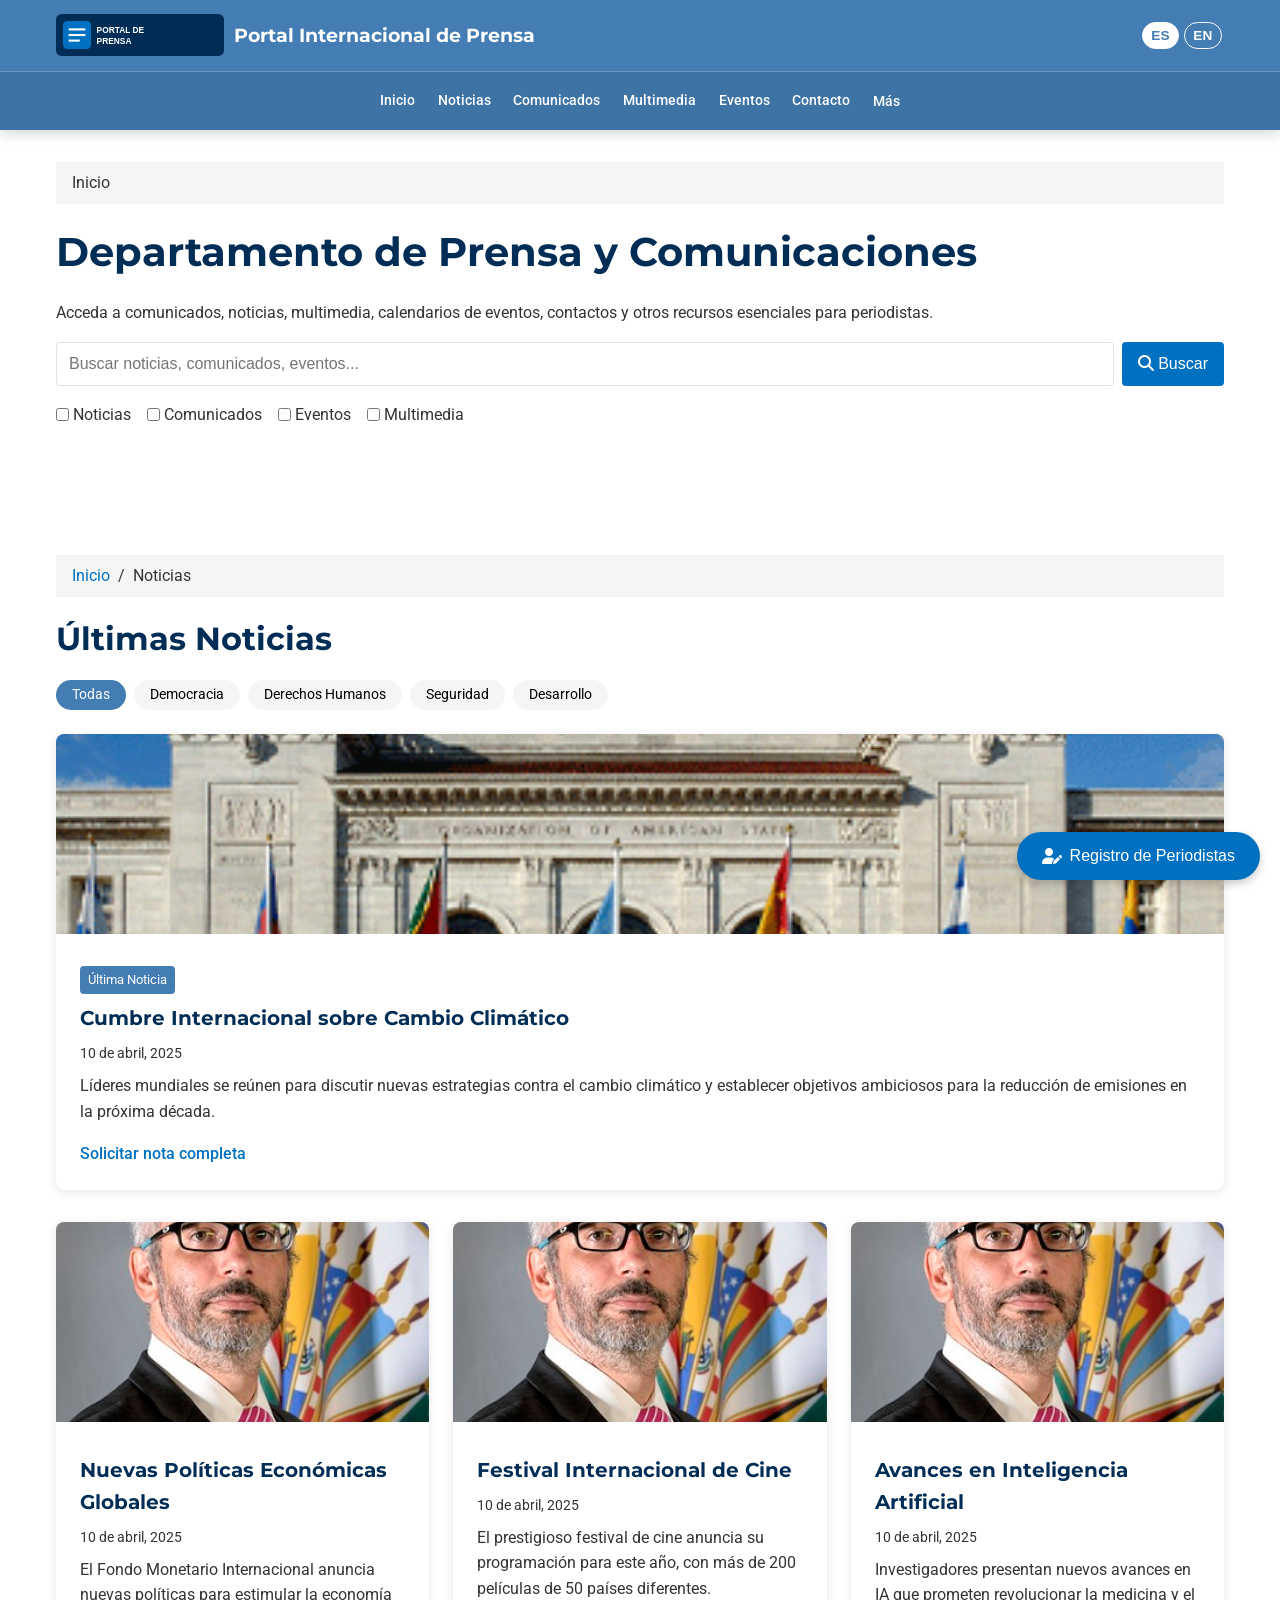
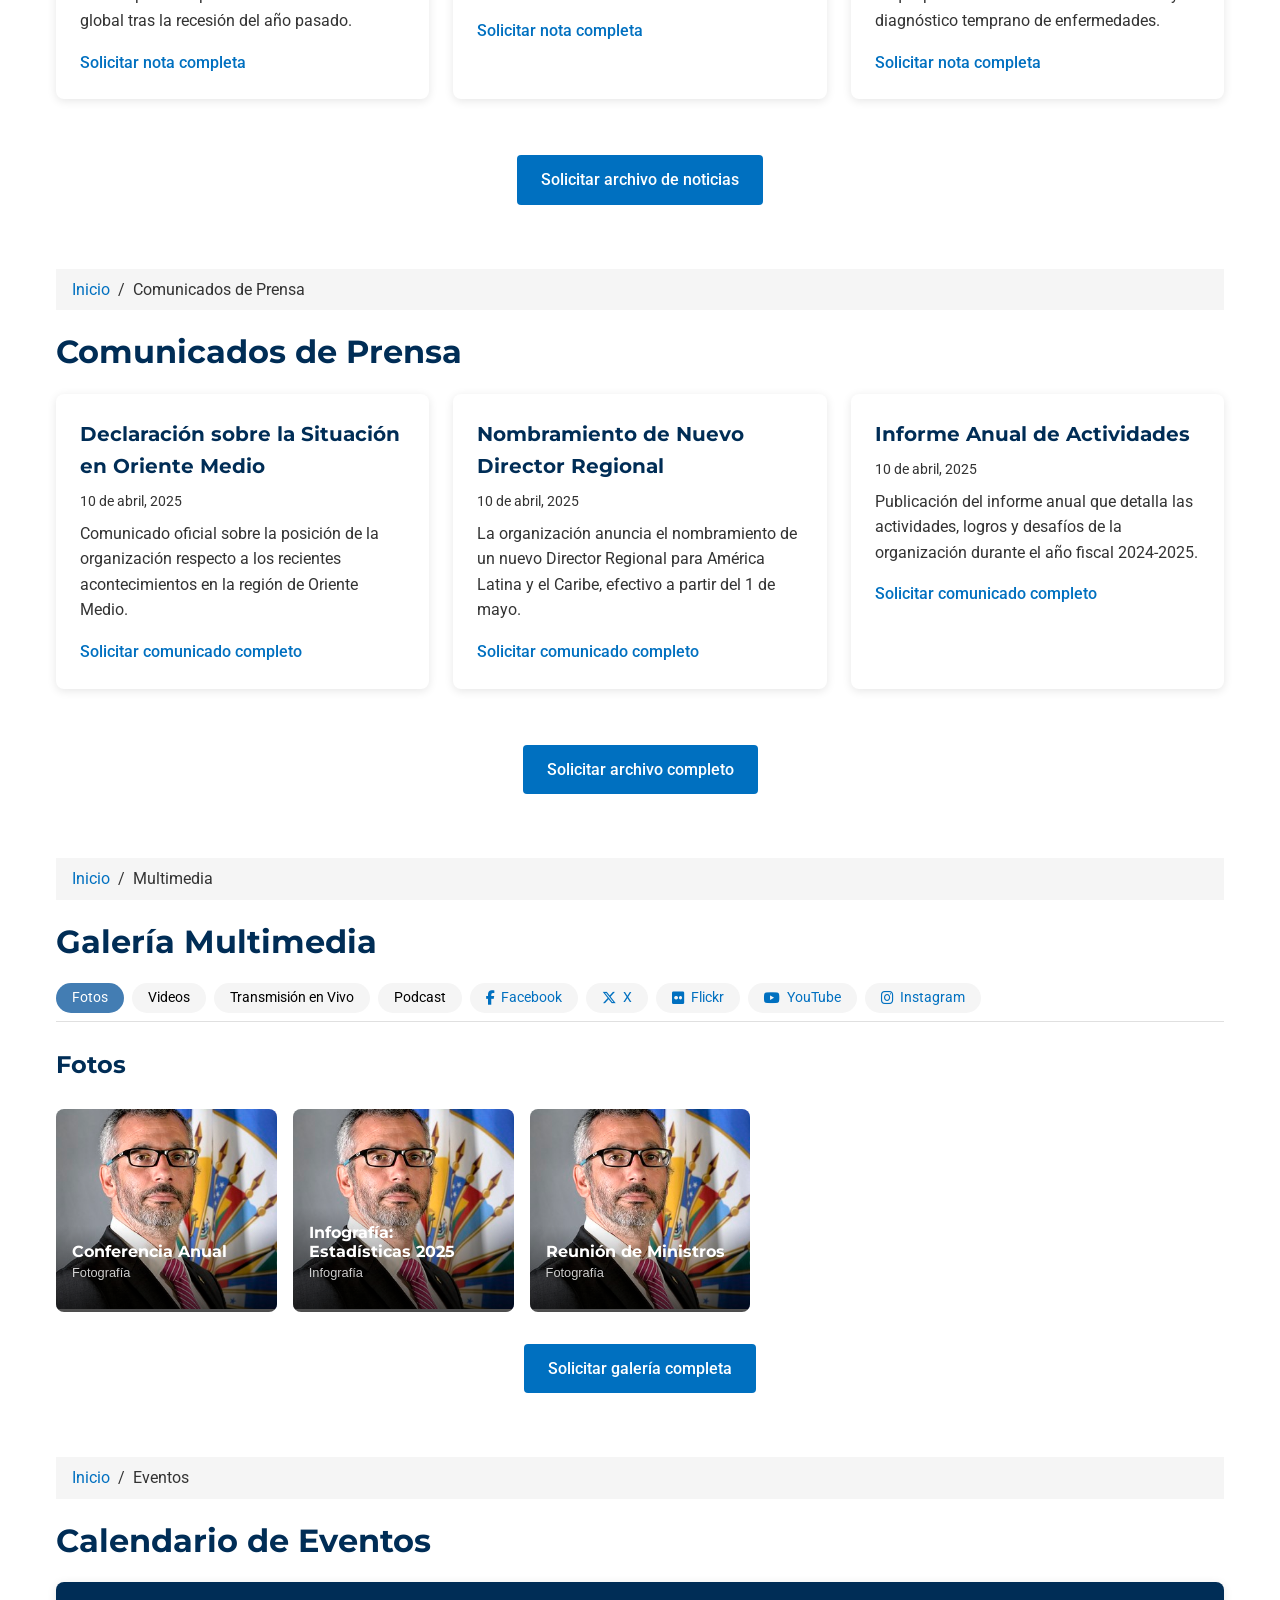
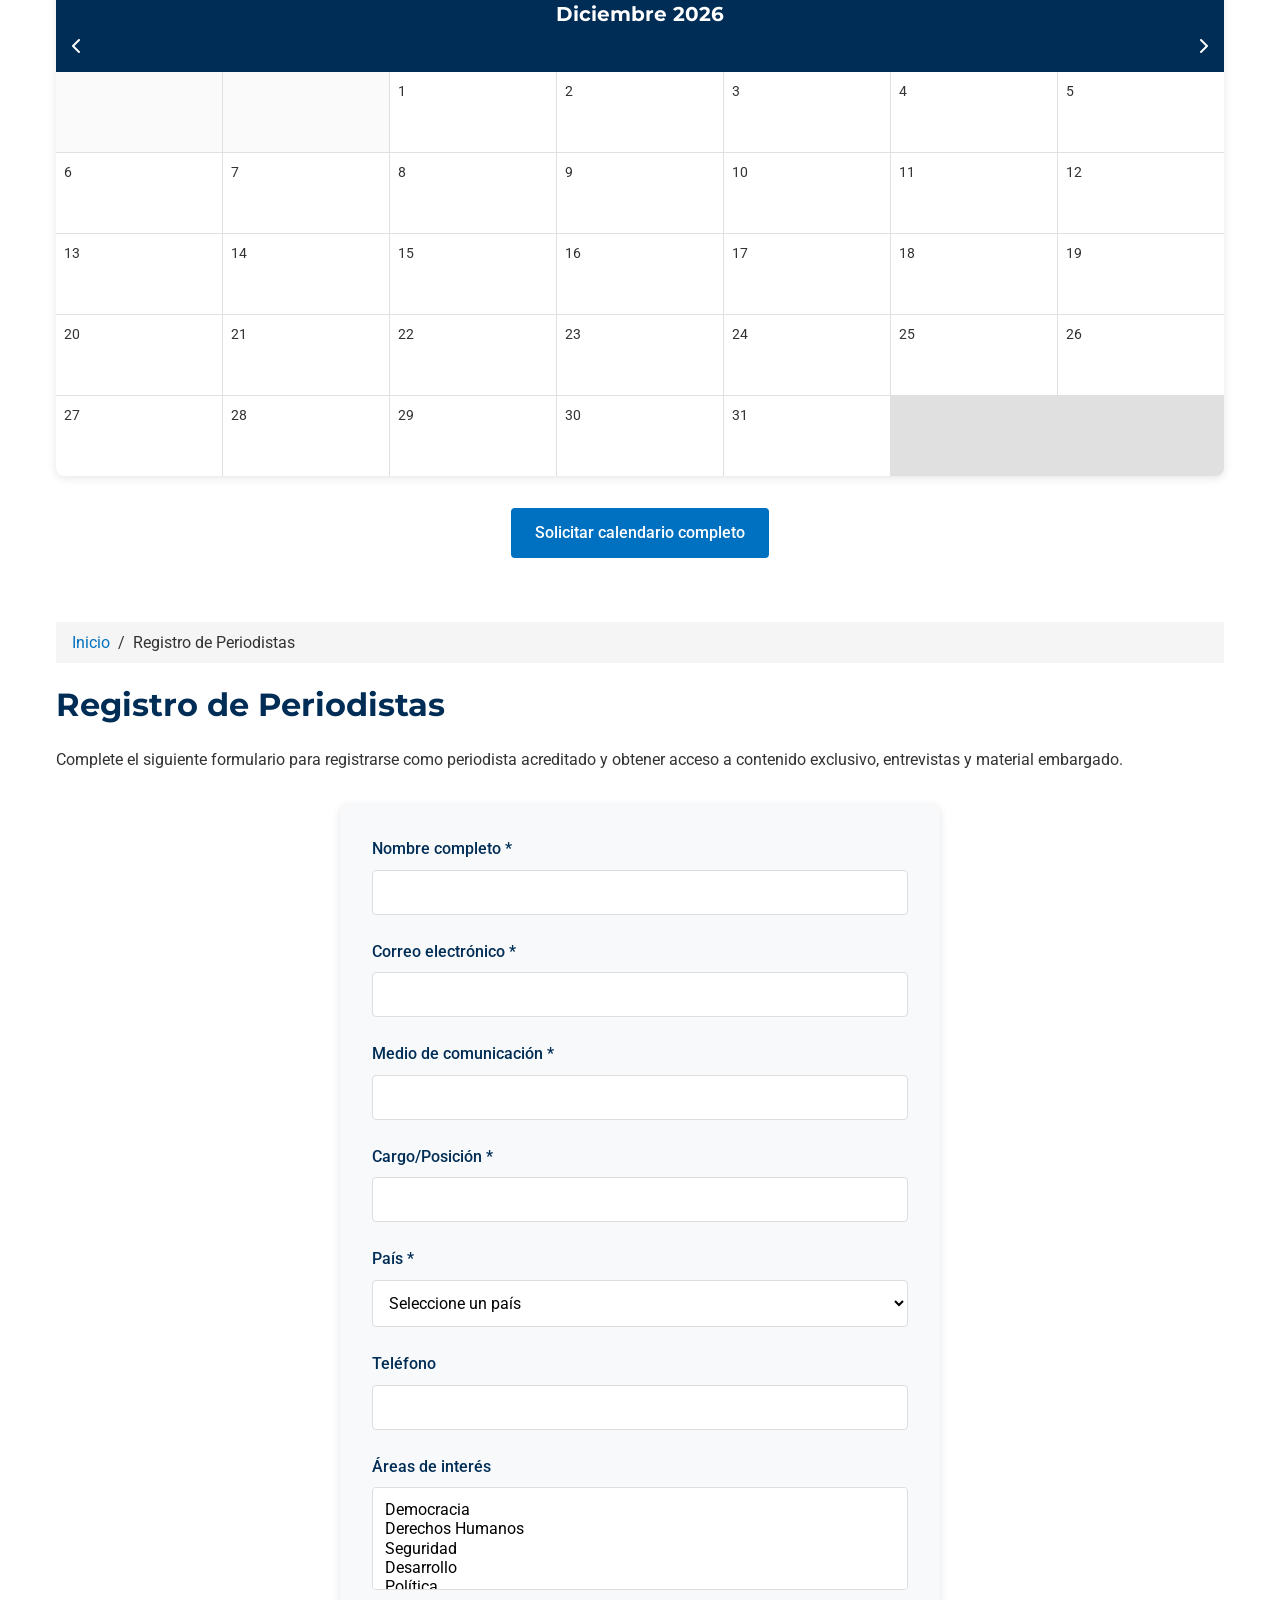
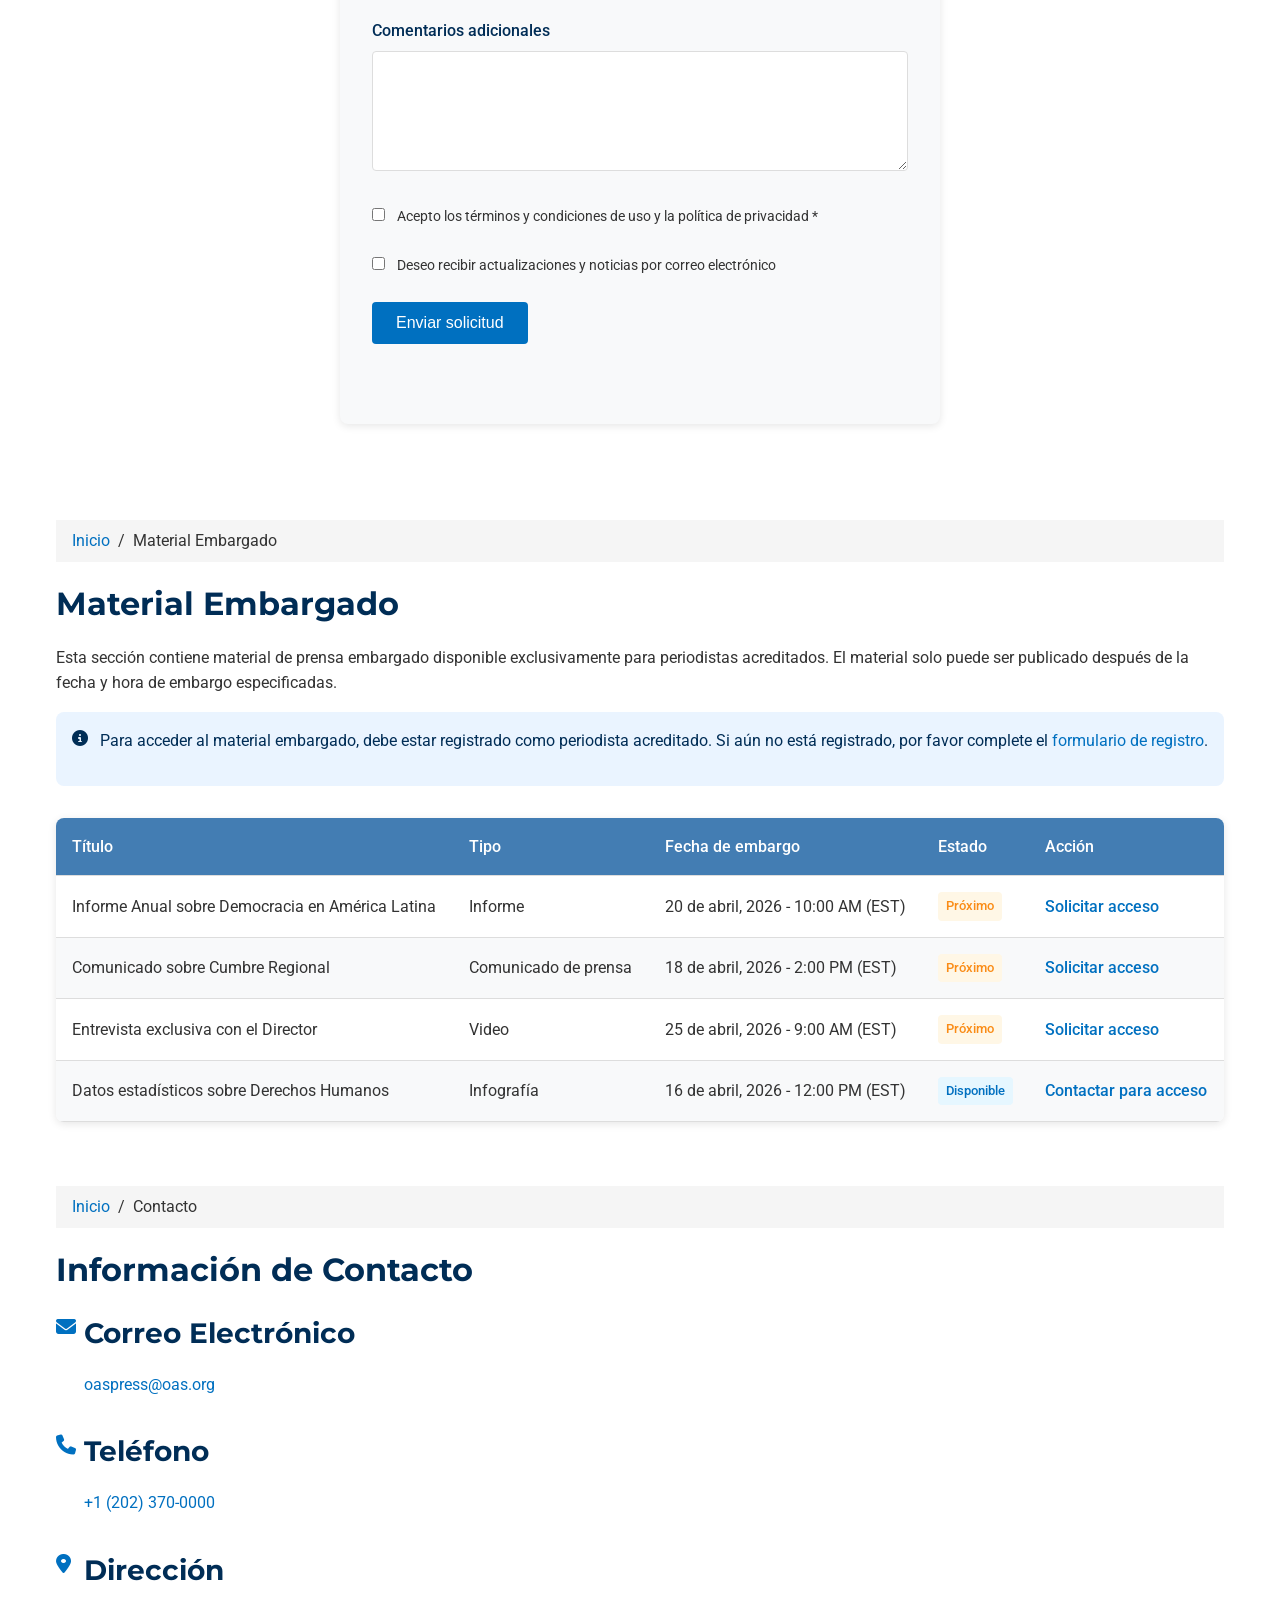
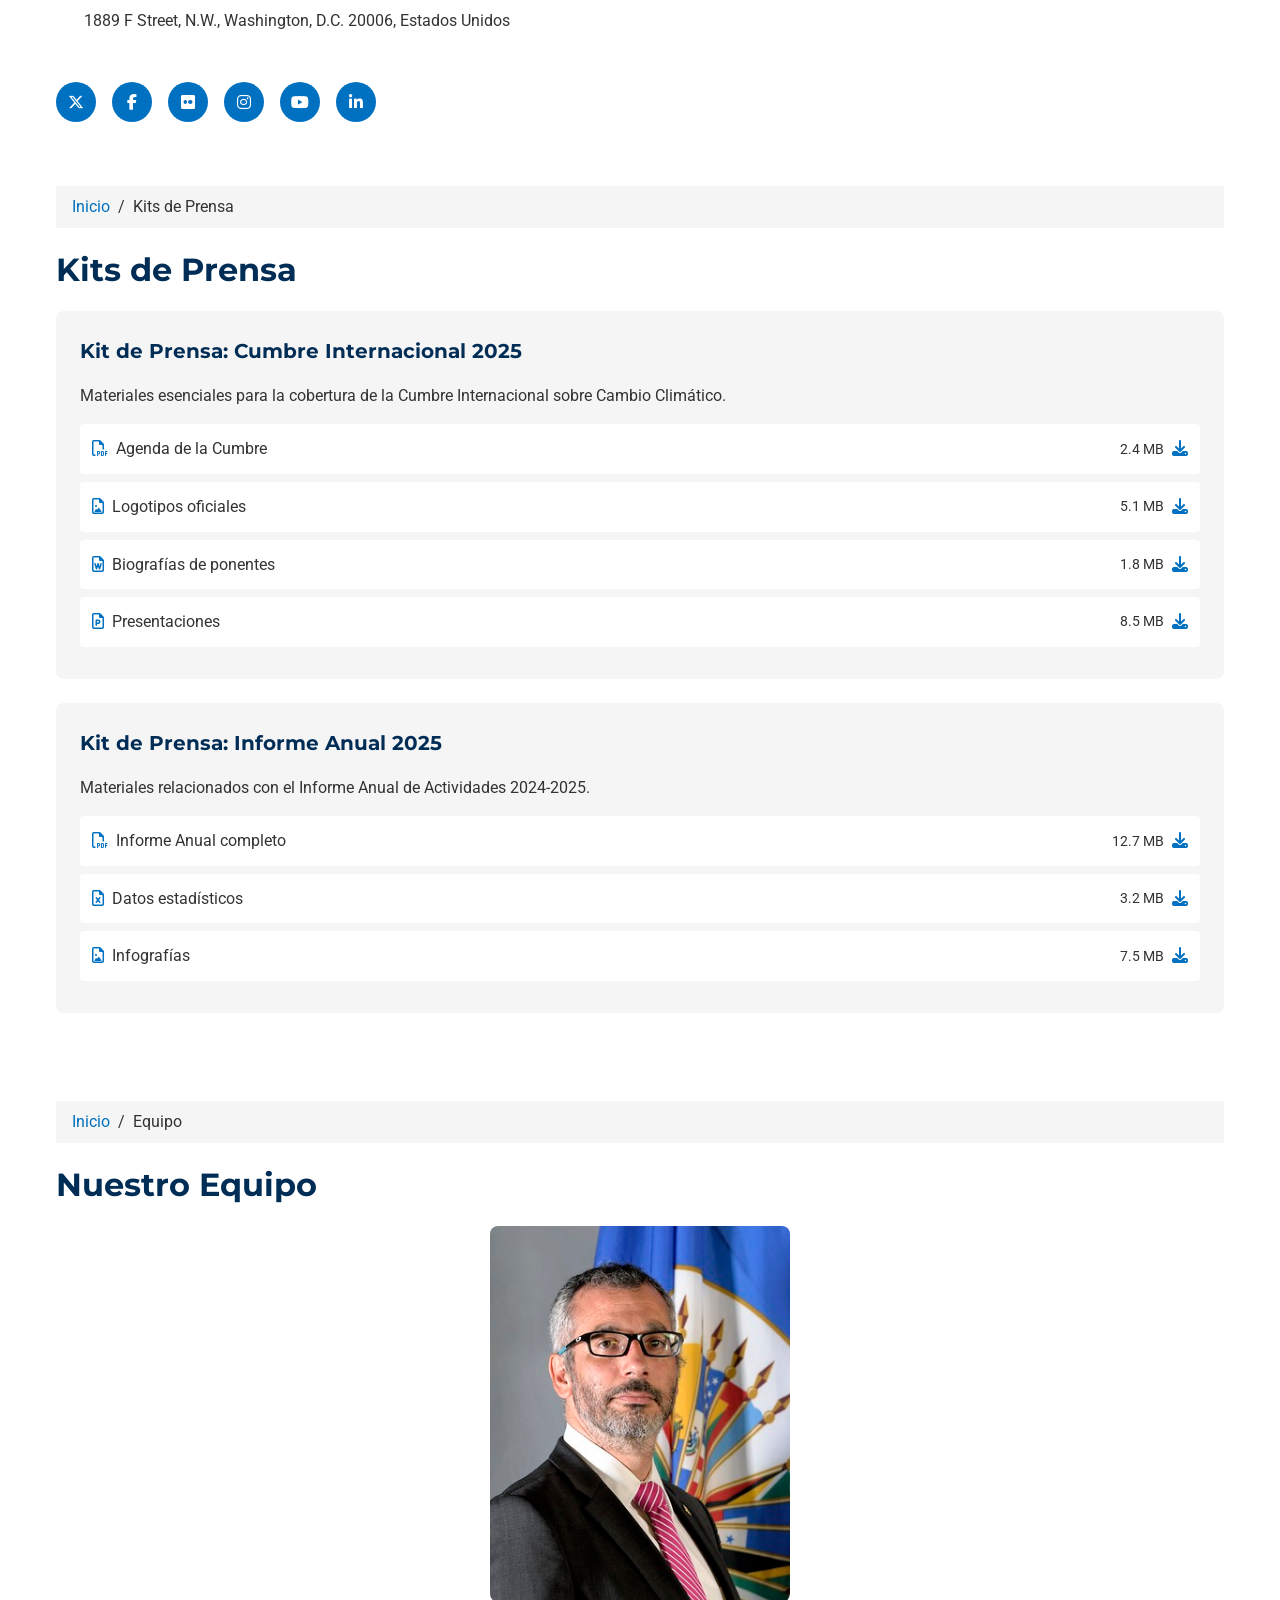
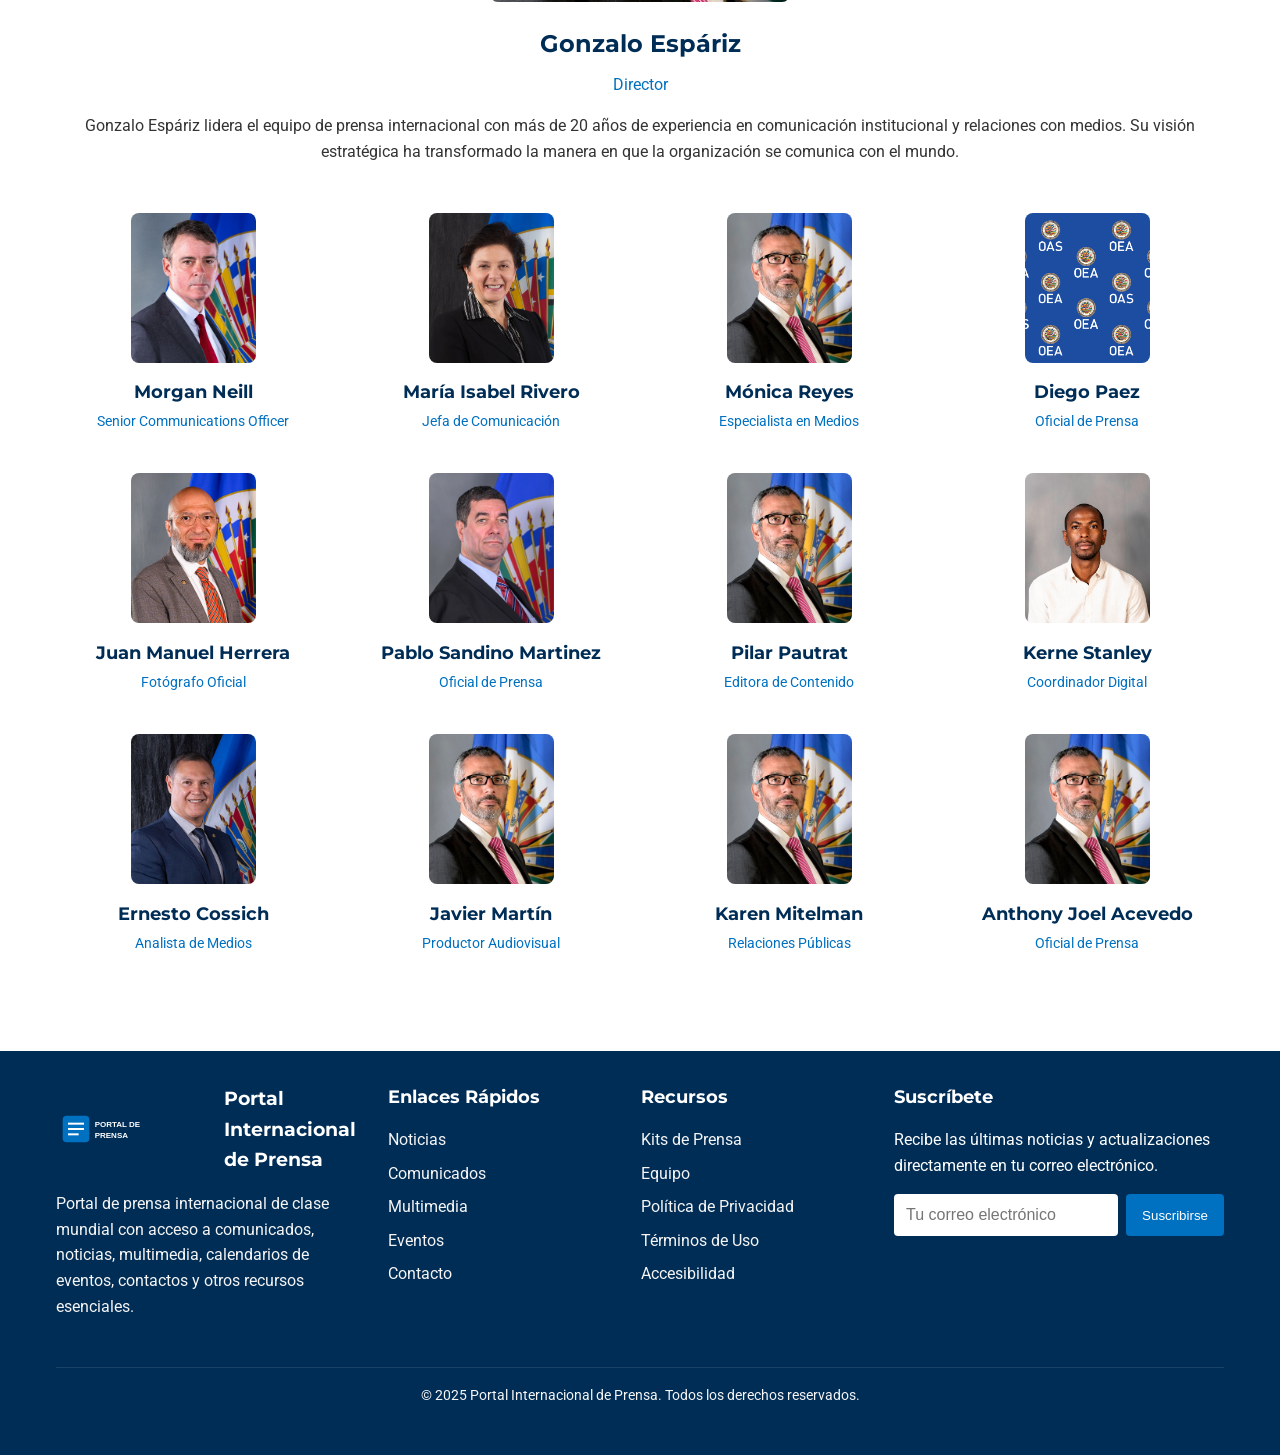
<file: website/index.html>
<!DOCTYPE html>
<html lang="es">
<head>
    <meta charset="UTF-8">
    <meta name="viewport" content="width=device-width, initial-scale=1.0">
    <title>Portal Internacional de Prensa</title>
    <meta name="description" content="Portal de prensa internacional de clase mundial con acceso a comunicados, noticias, multimedia, calendarios de eventos, contactos y otros recursos esenciales.">
    <link rel="stylesheet" href="css/styles.css">
    <link rel="stylesheet" href="css/multimedia-tabs.css">
    <link rel="stylesheet" href="css/registration.css">
    <link rel="stylesheet" href="css/registro-desplegable.css">
    <!-- Fuentes de Google -->
    <link href="https://fonts.googleapis.com/css2?family=Montserrat:wght@400;500;600;700&family=Roboto:wght@300;400;500;700&display=swap" rel="stylesheet">
    <!-- Font Awesome para iconos -->
    <link rel="stylesheet" href="https://cdnjs.cloudflare.com/ajax/libs/font-awesome/6.5.0/css/all.min.css">
</head>
<body>
    <!-- Header -->
    <header>
        <div class="header-top">
            <div class="header-container container">
                <div class="logo">
                    <img src="images/logo.svg" alt="Logo Portal de Prensa">
                    <h1 data-i18n="nav.portalTitle">Portal Internacional de Prensa</h1>
                </div>

                <div class="language-selector">
                    <button type="button" class="language-btn" data-lang="es">ES</button>
                    <button type="button" class="language-btn" data-lang="en">EN</button>
                </div>

                <button class="nav-toggle" aria-label="Abrir menú" aria-expanded="false" aria-controls="main-navigation">
                    <i class="fas fa-bars"></i>
                </button>
            </div>
        </div>

        <div class="header-nav">
            <nav class="nav-menu container" id="main-navigation">
                <button class="nav-close" aria-label="Cerrar menú">
                    <i class="fas fa-times"></i>
                </button>

                <ul class="nav-list">
                    <li class="nav-item"><a href="#inicio" class="nav-link" data-i18n="nav.home">Inicio</a></li>
                    <li class="nav-item"><a href="#noticias" class="nav-link" data-i18n="nav.news">Noticias</a></li>
                    <li class="nav-item"><a href="#comunicados" class="nav-link" data-i18n="nav.releases">Comunicados</a></li>
                    <li class="nav-item"><a href="#multimedia" class="nav-link" data-i18n="nav.multimedia">Multimedia</a></li>
                    <li class="nav-item"><a href="#eventos" class="nav-link" data-i18n="nav.events">Eventos</a></li>
                    <li class="nav-item"><a href="#contacto" class="nav-link" data-i18n="nav.contact">Contacto</a></li>
                    <li class="nav-item nav-item--more">
                        <button type="button" class="nav-link nav-more-toggle" data-i18n="nav.more" aria-expanded="false" aria-controls="more-menu">Más</button>
                        <ul class="more-menu" id="more-menu">
                            <li><a href="#registro-periodistas" class="nav-link" data-i18n="nav.registration">Registro de Periodistas</a></li>
                            <li><a href="#material-embargado" class="nav-link" data-i18n="nav.embargoed">Material Embargado</a></li>
                            <li><a href="#kits" class="nav-link" data-i18n="nav.pressKits">Kits de Prensa</a></li>
                            <li><a href="#equipo" class="nav-link" data-i18n="nav.team">Equipo</a></li>
                        </ul>
                    </li>
                </ul>
            </nav>
        </div>
    </header>
    
    <div class="nav-overlay"></div>
    
    <!-- Sección de Inicio -->
    <section id="inicio" class="section">
        <div class="container">
            <div class="breadcrumb">
                <ul class="breadcrumb-list">
                    <li class="breadcrumb-item">
                        <a href="#inicio" class="breadcrumb-link active" data-i18n="index.homeBreadcrumb">Inicio</a>
                    </li>
                </ul>
            </div>
            
            <h1 data-i18n="index.department">Departamento de Prensa y Comunicaciones</h1>
            <p data-i18n="index.description">Acceda a comunicados, noticias, multimedia, calendarios de eventos, contactos y otros recursos esenciales para periodistas.</p>
            
            <div class="search-container">
                <form class="search-form" role="search" novalidate>
                    <input type="text" class="search-input" placeholder="Buscar noticias, comunicados, eventos..." aria-label="Buscar contenido del portal" data-i18n-placeholder="index.searchPlaceholder" data-i18n-aria-label="index.searchAriaLabel">
                    <button type="submit" class="btn search-btn" data-i18n="index.searchButton">
                        <i class="fas fa-search"></i> Buscar
                    </button>
                </form>
                
                <div class="search-filters">
                    <div class="search-filter">
                        <input type="checkbox" id="filter-news" class="search-filter-input" value="noticias">
                        <label for="filter-news" class="search-filter-label" data-i18n="index.filterNews">Noticias</label>
                    </div>
                    <div class="search-filter">
                        <input type="checkbox" id="filter-press" class="search-filter-input" value="comunicados">
                        <label for="filter-press" class="search-filter-label" data-i18n="index.filterReleases">Comunicados</label>
                    </div>
                    <div class="search-filter">
                        <input type="checkbox" id="filter-events" class="search-filter-input" value="eventos">
                        <label for="filter-events" class="search-filter-label" data-i18n="index.filterEvents">Eventos</label>
                    </div>
                    <div class="search-filter">
                        <input type="checkbox" id="filter-media" class="search-filter-input" value="multimedia">
                        <label for="filter-media" class="search-filter-label" data-i18n="index.filterMultimedia">Multimedia</label>
                    </div>
                </div>
                <p class="search-feedback" role="status" aria-live="polite"></p>
            </div>
        </div>
    </section>
    
    <!-- Sección de Noticias -->
    <section id="noticias" class="section">
        <div class="container">
            <div class="breadcrumb">
                <ul class="breadcrumb-list">
                    <li class="breadcrumb-item">
                        <a href="#inicio" class="breadcrumb-link">Inicio</a>
                    </li>
                    <li class="breadcrumb-item">
                        <a href="#noticias" class="breadcrumb-link active">Noticias</a>
                    </li>
                </ul>
            </div>
            
            <h2 data-i18n="index.latestNews">Últimas Noticias</h2>
            
            <div class="news-filters" role="group" aria-label="Filtrar noticias por categoría" data-i18n-aria-label="index.newsFilterAria">
                <button type="button" class="news-filter active" data-category="all" aria-pressed="true">Todas</button>
                <button type="button" class="news-filter" data-category="democracia" aria-pressed="false">Democracia</button>
                <button type="button" class="news-filter" data-category="derechos-humanos" aria-pressed="false">Derechos Humanos</button>
                <button type="button" class="news-filter" data-category="seguridad" aria-pressed="false">Seguridad</button>
                <button type="button" class="news-filter" data-category="desarrollo" aria-pressed="false">Desarrollo</button>
            </div>
            
            <div class="news-featured">
                <div class="card news-item" data-category="democracia">
                    <img src="images/news/MNB.jpg" alt="Noticia destacada" class="card-img">
                    <div class="card-content">
                        <span class="news-latest">Última Noticia</span>
                        <h3 class="card-title">Cumbre Internacional sobre Cambio Climático</h3>
                        <p class="card-date">10 de abril, 2025</p>
                        <p class="card-text">Líderes mundiales se reúnen para discutir nuevas estrategias contra el cambio climático y establecer objetivos ambiciosos para la reducción de emisiones en la próxima década.</p>
                        <a href="#contacto" class="card-link">Solicitar nota completa</a>
                    </div>
                </div>
            </div>
            
            <div class="grid">
                <div class="card news-item" data-category="desarrollo">
                    <img src="images/news/news-2.jpg" alt="Noticia desarrollo" class="card-img">
                    <div class="card-content">
                        <h3 class="card-title">Nuevas Políticas Económicas Globales</h3>
                        <p class="card-date">10 de abril, 2025</p>
                        <p class="card-text">El Fondo Monetario Internacional anuncia nuevas políticas para estimular la economía global tras la recesión del año pasado.</p>
                        <a href="#contacto" class="card-link">Solicitar nota completa</a>
                    </div>
                </div>
                
                <div class="card news-item" data-category="derechos-humanos">
                    <img src="images/news/news-3.jpg" alt="Noticia derechos humanos" class="card-img">
                    <div class="card-content">
                        <h3 class="card-title">Festival Internacional de Cine</h3>
                        <p class="card-date">10 de abril, 2025</p>
                        <p class="card-text">El prestigioso festival de cine anuncia su programación para este año, con más de 200 películas de 50 países diferentes.</p>
                        <a href="#contacto" class="card-link">Solicitar nota completa</a>
                    </div>
                </div>
                
                <div class="card news-item" data-category="seguridad">
                    <img src="images/news/news-4.jpg" alt="Noticia seguridad" class="card-img">
                    <div class="card-content">
                        <h3 class="card-title">Avances en Inteligencia Artificial</h3>
                        <p class="card-date">10 de abril, 2025</p>
                        <p class="card-text">Investigadores presentan nuevos avances en IA que prometen revolucionar la medicina y el diagnóstico temprano de enfermedades.</p>
                        <a href="#contacto" class="card-link">Solicitar nota completa</a>
                    </div>
                </div>
            </div>
            
            <div class="text-center" style="margin-top: 2rem; text-align: center;">
                <a href="#contacto" class="btn">Solicitar archivo de noticias</a>
            </div>
        </div>
    </section>
    
    <!-- Sección de Comunicados de Prensa -->
    <section id="comunicados" class="section">
        <div class="container">
            <div class="breadcrumb">
                <ul class="breadcrumb-list">
                    <li class="breadcrumb-item">
                        <a href="#inicio" class="https://www.oas.org/es/centro_noticias/comunicados_prensa.asp">Inicio</a>
                    </li>
                    <li class="breadcrumb-item">
                        <a href="#comunicados" class="breadcrumb-link active">Comunicados de Prensa</a>
                    </li>
                </ul>
            </div>
            
            <h2>Comunicados de Prensa</h2>
            
            <div class="grid">
                <div class="card">
                    <div class="card-content">
                        <h3 class="card-title">Declaración sobre la Situación en Oriente Medio</h3>
                        <p class="card-date">10 de abril, 2025</p>
                        <p class="card-text">Comunicado oficial sobre la posición de la organización respecto a los recientes acontecimientos en la región de Oriente Medio.</p>
                        <a href="#contacto" class="card-link">Solicitar comunicado completo</a>
                    </div>
                </div>
                
                <div class="card">
                    <div class="card-content">
                        <h3 class="card-title">Nombramiento de Nuevo Director Regional</h3>
                        <p class="card-date">10 de abril, 2025</p>
                        <p class="card-text">La organización anuncia el nombramiento de un nuevo Director Regional para América Latina y el Caribe, efectivo a partir del 1 de mayo.</p>
                        <a href="#contacto" class="card-link">Solicitar comunicado completo</a>
                    </div>
                </div>
                
                <div class="card">
                    <div class="card-content">
                        <h3 class="card-title">Informe Anual de Actividades</h3>
                        <p class="card-date">10 de abril, 2025</p>
                        <p class="card-text">Publicación del informe anual que detalla las actividades, logros y desafíos de la organización durante el año fiscal 2024-2025.</p>
                        <a href="#contacto" class="card-link">Solicitar comunicado completo</a>
                    </div>
                </div>
            </div>
            
            <div class="text-center" style="margin-top: 2rem; text-align: center;">
                <a href="#contacto" class="btn">Solicitar archivo completo</a>
            </div>
        </div>
    </section>
    
    <!-- Sección de Galería Multimedia -->
    <section id="multimedia" class="section">
        <div class="container">
            <div class="breadcrumb">
                <ul class="breadcrumb-list">
                    <li class="breadcrumb-item">
                        <a href="#inicio" class="breadcrumb-link">Inicio</a>
                    </li>
                    <li class="breadcrumb-item">
                        <a href="#multimedia" class="breadcrumb-link active">Multimedia</a>
                    </li>
                </ul>
            </div>
            
            <h2>Galería Multimedia</h2>
            
            <div class="multimedia-tabs" role="tablist" aria-label="Tipos de contenido multimedia">
                <button type="button" class="multimedia-tab active" data-tab="fotos" role="tab" aria-selected="true" aria-controls="fotos-content" id="tab-fotos">Fotos</button>
                <button type="button" class="multimedia-tab" data-tab="videos" role="tab" aria-selected="false" aria-controls="videos-content" id="tab-videos">Videos</button>
                <button type="button" class="multimedia-tab" data-tab="transmision" role="tab" aria-selected="false" aria-controls="transmision-content" id="tab-transmision">Transmisión en Vivo</button>
                <button type="button" class="multimedia-tab" data-tab="podcast" role="tab" aria-selected="false" aria-controls="podcast-content" id="tab-podcast">Podcast</button>
                <a href="https://www.facebook.com/OEAoficial" class="multimedia-tab multimedia-tab-external" target="_blank" rel="noopener noreferrer" id="tab-facebook"><i class="fa-brands fa-facebook-f"></i> Facebook</a>
                <a href="https://twitter.com/oea_oficial" class="multimedia-tab multimedia-tab-external" target="_blank" rel="noopener noreferrer" id="tab-twitter"><i class="fa-brands fa-x-twitter"></i> X</a>
                <a href="https://www.flickr.com/photos/oasoea/" class="multimedia-tab multimedia-tab-external" target="_blank" rel="noopener noreferrer" id="tab-flickr"><i class="fa-brands fa-flickr"></i> Flickr</a>
                <a href="https://www.youtube.com/user/OASVideos" class="multimedia-tab multimedia-tab-external" target="_blank" rel="noopener noreferrer" id="tab-youtube"><i class="fa-brands fa-youtube"></i> YouTube</a>
                <a href="https://www.instagram.com/oea_oficial/?hl=en" class="multimedia-tab multimedia-tab-external" target="_blank" rel="noopener noreferrer" id="tab-instagram"><i class="fa-brands fa-instagram"></i> Instagram</a>
            </div>
            
            <!-- Contenido de Fotos -->
            <div class="multimedia-content active" id="fotos-content">
                <h3 class="multimedia-title">Fotos</h3>
                <div class="gallery-grid">
                    <button type="button" class="gallery-item" aria-label="Abrir imagen: Conferencia Anual">
                        <img src="images/gallery/gallery-1.jpg" alt="Imagen 1" class="gallery-img">
                        <div class="gallery-overlay">
                            <h3 class="gallery-title">Conferencia Anual</h3>
                            <p class="gallery-type">Fotografía</p>
                        </div>
                    </button>
                    
                    <button type="button" class="gallery-item" aria-label="Abrir imagen: Infografía Estadísticas 2025">
                        <img src="images/gallery/gallery-3.jpg" alt="Imagen 3" class="gallery-img">
                        <div class="gallery-overlay">
                            <h3 class="gallery-title">Infografía: Estadísticas 2025</h3>
                            <p class="gallery-type">Infografía</p>
                        </div>
                    </button>
                    
                    <button type="button" class="gallery-item" aria-label="Abrir imagen: Reunión de Ministros">
                        <img src="images/gallery/gallery-5.jpg" alt="Imagen 5" class="gallery-img">
                        <div class="gallery-overlay">
                            <h3 class="gallery-title">Reunión de Ministros</h3>
                            <p class="gallery-type">Fotografía</p>
                        </div>
                    </button>
                </div>
            </div>
            
            <!-- Contenido de Videos -->
            <div class="multimedia-content" id="videos-content">
                <h3 class="multimedia-title">Videos</h3>
                <div class="gallery-grid">
                    <button type="button" class="gallery-item" aria-label="Abrir imagen: Entrevista al Director">
                        <img src="images/gallery/gallery-2.jpg" alt="Imagen 2" class="gallery-img">
                        <div class="gallery-overlay">
                            <h3 class="gallery-title">Entrevista al Director</h3>
                            <p class="gallery-type">Video</p>
                        </div>
                    </button>
                </div>
            </div>
            
            <!-- Contenido de Transmisión en Vivo -->
            <div class="multimedia-content" id="transmision-content">
                <h3 class="multimedia-title">Transmisión en Vivo</h3>
                <div class="live-stream-container">
                    <!-- Aquí iría el iframe de la transmisión en vivo -->
                    <div style="background-color: var(--gris-claro); height: 100%; display: flex; align-items: center; justify-content: center;">
                        <p>Transmisión en vivo no disponible en este momento</p>
                    </div>
                </div>
            </div>
            
            <!-- Contenido de Podcast -->
            <div class="multimedia-content" id="podcast-content">
                <h3 class="multimedia-title">Podcast</h3>
                <div class="gallery-grid">
                    <button type="button" class="gallery-item" aria-label="Abrir imagen: Podcast Análisis Global">
                        <img src="images/gallery/gallery-4.jpg" alt="Imagen 4" class="gallery-img">
                        <div class="gallery-overlay">
                            <h3 class="gallery-title">Podcast: Análisis Global</h3>
                            <p class="gallery-type">Audio</p>
                        </div>
                    </button>
                </div>
            </div>
            
            
            <div class="text-center" style="margin-top: 2rem; text-align: center;">
                <a href="#contacto" class="btn">Solicitar galería completa</a>
            </div>
        </div>
    </section>
    
    <!-- Sección de Calendario de Eventos -->
    <section id="eventos" class="section">
        <div class="container">
            <div class="breadcrumb">
                <ul class="breadcrumb-list">
                    <li class="breadcrumb-item">
                        <a href="#inicio" class="breadcrumb-link">Inicio</a>
                    </li>
                    <li class="breadcrumb-item">
                        <a href="#eventos" class="breadcrumb-link active">Eventos</a>
                    </li>
                </ul>
            </div>
            
            <h2>Calendario de Eventos</h2>
            
            <div class="calendar">
                <div class="calendar-header">
                    <h3 class="calendar-title">Abril 2025</h3>
                    <div class="calendar-nav">
                        <button class="calendar-btn calendar-prev">
                            <i class="fas fa-chevron-left"></i>
                        </button>
                        <button class="calendar-btn calendar-next">
                            <i class="fas fa-chevron-right"></i>
                        </button>
                    </div>
                </div>
                
                <div class="calendar-grid">
                    <!-- Ejemplo de días del calendario -->
                    <div class="calendar-day">
                        <div class="calendar-date">1</div>
                    </div>
                    <div class="calendar-day">
                        <div class="calendar-date">2</div>
                    </div>
                    <div class="calendar-day">
                        <div class="calendar-date">3</div>
                    </div>
                    <div class="calendar-day">
                        <div class="calendar-date">4</div>
                    </div>
                    <div class="calendar-day">
                        <div class="calendar-date">5</div>
                    </div>
                    <div class="calendar-day">
                        <div class="calendar-date">6</div>
                    </div>
                    <div class="calendar-day">
                        <div class="calendar-date">7</div>
                    </div>
                    
                    <div class="calendar-day">
                        <div class="calendar-date">8</div>
                    </div>
                    <div class="calendar-day">
                        <div class="calendar-date">9</div>
                    </div>
                    <div class="calendar-day">
                        <div class="calendar-date">10</div>
                        <div class="calendar-event">Conferencia de Prensa</div>
                    </div>
                    <div class="calendar-day">
                        <div class="calendar-date">11</div>
                    </div>
                    <div class="calendar-day">
                        <div class="calendar-date">12</div>
                    </div>
                    <div class="calendar-day">
                        <div class="calendar-date">13</div>
                    </div>
                    <div class="calendar-day">
                        <div class="calendar-date">14</div>
                    </div>
                    
                    <div class="calendar-day">
                        <div class="calendar-date">15</div>
                        <div class="calendar-event">Cumbre Internacional</div>
                    </div>
                    <div class="calendar-day">
                        <div class="calendar-date">16</div>
                        <div class="calendar-event">Cumbre Internacional</div>
                    </div>
                    <div class="calendar-day">
                        <div class="calendar-date">17</div>
                        <div class="calendar-event">Cumbre Internacional</div>
                    </div>
                    <div class="calendar-day">
                        <div class="calendar-date">18</div>
                    </div>
                    <div class="calendar-day">
                        <div class="calendar-date">19</div>
                    </div>
                    <div class="calendar-day">
                        <div class="calendar-date">20</div>
                    </div>
                    <div class="calendar-day">
                        <div class="calendar-date">21</div>
                    </div>
                    
                    <div class="calendar-day">
                        <div class="calendar-date">22</div>
                    </div>
                    <div class="calendar-day">
                        <div class="calendar-date">23</div>
                    </div>
                    <div class="calendar-day">
                        <div class="calendar-date">24</div>
                    </div>
                    <div class="calendar-day">
                        <div class="calendar-date">25</div>
                        <div class="calendar-event">Seminario Virtual</div>
                    </div>
                    <div class="calendar-day">
                        <div class="calendar-date">26</div>
                    </div>
                    <div class="calendar-day">
                        <div class="calendar-date">27</div>
                    </div>
                    <div class="calendar-day">
                        <div class="calendar-date">28</div>
                    </div>
                    
                    <div class="calendar-day">
                        <div class="calendar-date">29</div>
                    </div>
                    <div class="calendar-day">
                        <div class="calendar-date">30</div>
                        <div class="calendar-event">Reunión de Directores</div>
                    </div>
                </div>
            </div>
            
            <div class="text-center" style="margin-top: 2rem; text-align: center;">
                <a href="#contacto" class="btn">Solicitar calendario completo</a>
            </div>
        </div>
    </section>
    
    <!-- Sección de Registro de Periodistas -->
    <section id="registro-periodistas" class="section">
        <div class="container">
            <div class="breadcrumb">
                <ul class="breadcrumb-list">
                    <li class="breadcrumb-item">
                        <a href="#inicio" class="breadcrumb-link">Inicio</a>
                    </li>
                    <li class="breadcrumb-item">
                        <a href="#registro-periodistas" class="breadcrumb-link active">Registro de Periodistas</a>
                    </li>
                </ul>
            </div>
            
            <h2>Registro de Periodistas</h2>
            <p>Complete el siguiente formulario para registrarse como periodista acreditado y obtener acceso a contenido exclusivo, entrevistas y material embargado.</p>
            
            <div class="registration-form">
                <form id="journalist-registration" novalidate>
                    <div class="form-group">
                        <label for="full-name" class="form-label">Nombre completo *</label>
                        <input type="text" id="full-name" name="full-name" class="form-input" required>
                    </div>
                    
                    <div class="form-group">
                        <label for="email" class="form-label">Correo electrónico *</label>
                        <input type="email" id="email" name="email" class="form-input" required>
                    </div>
                    
                    <div class="form-group">
                        <label for="media-outlet" class="form-label">Medio de comunicación *</label>
                        <input type="text" id="media-outlet" name="media-outlet" class="form-input" required>
                    </div>
                    
                    <div class="form-group">
                        <label for="position" class="form-label">Cargo/Posición *</label>
                        <input type="text" id="position" name="position" class="form-input" required>
                    </div>
                    
                    <div class="form-group">
                        <label for="country" class="form-label">País *</label>
                        <select id="country" name="country" class="form-select" required>
                            <option value="">Seleccione un país</option>
                            <option value="antigua-and-barbuda">Antigua and Barbuda</option>
                            <option value="argentina">Argentina</option>
                            <option value="barbados">Barbados</option>
                            <option value="belize">Belize</option>
                            <option value="bolivia">Bolivia</option>
                            <option value="brasil">Brasil</option>
                            <option value="canada">Canada</option>
                            <option value="chile">Chile</option>
                            <option value="colombia">Colombia</option>
                            <option value="costa-rica">Costa Rica</option>
                            <option value="cuba">Cuba</option>
                            <option value="dominica">Dominica</option>
                            <option value="ecuador">Ecuador</option>
                            <option value="el-salvador">El Salvador</option>
                            <option value="estados-unidos">Estados Unidos</option>
                            <option value="grenada">Grenada</option>
                            <option value="guatemala">Guatemala</option>
                            <option value="guyana">Guyana</option>
                            <option value="haiti">Haiti</option>
                            <option value="honduras">Honduras</option>
                            <option value="jamaica">Jamaica</option>
                            <option value="mexico">México</option>
                            <option value="nicaragua">Nicaragua</option>
                            <option value="panama">Panamá</option>
                            <option value="paraguay">Paraguay</option>
                            <option value="peru">Perú</option>
                            <option value="republica-dominicana">República Dominicana</option>
                            <option value="san-cristobal-y-nieves">San Cristobal y Nieves</option>
                            <option value="santa-lucia">Santa Lucia</option>
                            <option value="san-vicente-y-las-granadinas">San Vicente y Las Granadinas</option>
                            <option value="surinam">Surinam</option>
                            <option value="trinidad-y-tobago">Trinidad y Tobago</option>
                            <option value="uruguay">Uruguay</option>
                            <option value="venezuela">Venezuela</option>
                            <option value="otro">Otro</option>
                        </select>
                    </div>
                    
                    <div class="form-group">
                        <label for="phone" class="form-label">Teléfono</label>
                        <input type="tel" id="phone" name="phone" class="form-input">
                    </div>
                    
                    <div class="form-group">
                        <label for="areas" class="form-label">Áreas de interés</label>
                        <select id="areas" name="areas" class="form-select" multiple>
                            <option value="democracia">Democracia</option>
                            <option value="derechos-humanos">Derechos Humanos</option>
                            <option value="seguridad">Seguridad</option>
                            <option value="desarrollo">Desarrollo</option>
                            <option value="politica">Política</option>
                            <option value="economia">Economía</option>
                        </select>
                    </div>
                    
                    <div class="form-group">
                        <label for="comments" class="form-label">Comentarios adicionales</label>
                        <textarea id="comments" name="comments" class="form-textarea"></textarea>
                    </div>
                    
                    <div class="form-group">
                        <input type="checkbox" id="terms" name="terms" class="form-checkbox" required>
                        <label for="terms" class="form-checkbox-label">Acepto los términos y condiciones de uso y la política de privacidad *</label>
                    </div>
                    
                    <div class="form-group">
                        <input type="checkbox" id="newsletter" name="newsletter" class="form-checkbox">
                        <label for="newsletter" class="form-checkbox-label">Deseo recibir actualizaciones y noticias por correo electrónico</label>
                    </div>
                    
                    <button type="submit" class="form-submit">Enviar solicitud</button>
                    <p class="form-feedback" role="status" aria-live="polite"></p>
                </form>
            </div>
        </div>
    </section>

    <!-- Sección de Material Embargado -->
    <section id="material-embargado" class="section">
        <div class="container">
            <div class="breadcrumb">
                <ul class="breadcrumb-list">
                    <li class="breadcrumb-item">
                        <a href="#inicio" class="breadcrumb-link">Inicio</a>
                    </li>
                    <li class="breadcrumb-item">
                        <a href="#material-embargado" class="breadcrumb-link active">Material Embargado</a>
                    </li>
                </ul>
            </div>
            
            <h2>Material Embargado</h2>
            <p>Esta sección contiene material de prensa embargado disponible exclusivamente para periodistas acreditados. El material solo puede ser publicado después de la fecha y hora de embargo especificadas.</p>
            
            <div class="alert">
                <i class="fas fa-info-circle"></i>
                <p>Para acceder al material embargado, debe estar registrado como periodista acreditado. Si aún no está registrado, por favor complete el <a href="#registro-periodistas">formulario de registro</a>.</p>
            </div>
            
            <table class="embargoed-table">
                <thead>
                    <tr>
                        <th>Título</th>
                        <th>Tipo</th>
                        <th>Fecha de embargo</th>
                        <th>Estado</th>
                        <th>Acción</th>
                    </tr>
                </thead>
                <tbody>
                    <tr>
                        <td>Informe Anual sobre Democracia en América Latina</td>
                        <td>Informe</td>
                        <td>20 de abril, 2026 - 10:00 AM (EST)</td>
                        <td><span class="embargoed-status status-upcoming">Próximo</span></td>
                        <td><a href="#registro-periodistas" class="embargoed-action">Solicitar acceso</a></td>
                    </tr>
                    <tr>
                        <td>Comunicado sobre Cumbre Regional</td>
                        <td>Comunicado de prensa</td>
                        <td>18 de abril, 2026 - 2:00 PM (EST)</td>
                        <td><span class="embargoed-status status-upcoming">Próximo</span></td>
                        <td><a href="#registro-periodistas" class="embargoed-action">Solicitar acceso</a></td>
                    </tr>
                    <tr>
                        <td>Entrevista exclusiva con el Director</td>
                        <td>Video</td>
                        <td>25 de abril, 2026 - 9:00 AM (EST)</td>
                        <td><span class="embargoed-status status-upcoming">Próximo</span></td>
                        <td><a href="#registro-periodistas" class="embargoed-action">Solicitar acceso</a></td>
                    </tr>
                    <tr>
                        <td>Datos estadísticos sobre Derechos Humanos</td>
                        <td>Infografía</td>
                        <td>16 de abril, 2026 - 12:00 PM (EST)</td>
                        <td><span class="embargoed-status status-active">Disponible</span></td>
                        <td><a href="#contacto" class="embargoed-action">Contactar para acceso</a></td>
                    </tr>
                </tbody>
            </table>
        </div>
    </section>

    <!-- Sección de Información de Contacto -->
    <section id="contacto" class="section">
        <div class="container">
            <div class="breadcrumb">
                <ul class="breadcrumb-list">
                    <li class="breadcrumb-item">
                        <a href="#inicio" class="breadcrumb-link">Inicio</a>
                    </li>
                    <li class="breadcrumb-item">
                        <a href="#contacto" class="breadcrumb-link active">Contacto</a>
                    </li>
                </ul>
            </div>
            
            <h2>Información de Contacto</h2>
            
            <div class="contact-info">
                <ul class="contact-list">
                    <li class="contact-item">
                        <div class="contact-icon">
                            <i class="fas fa-envelope"></i>
                        </div>
                        <div class="contact-text">
                            <h3>Correo Electrónico</h3>
                            <p><a href="mailto:oaspress@oas.org">oaspress@oas.org</a></p>
                        </div>
                    </li>
                    
                    <li class="contact-item">
                        <div class="contact-icon">
                            <i class="fas fa-phone"></i>
                        </div>
                        <div class="contact-text">
                            <h3>Teléfono</h3>
                            <p><a href="tel:+12023700000">+1 (202) 370-0000</a></p>
                        </div>
                    </li>
                    
                    <li class="contact-item">
                        <div class="contact-icon">
                            <i class="fas fa-map-marker-alt"></i>
                        </div>
                        <div class="contact-text">
                            <h3>Dirección</h3>
                            <p>1889 F Street, N.W., Washington, D.C. 20006, Estados Unidos</p>
                        </div>
                    </li>
                </ul>
            </div>

            <div class="social-links">
                <a href="https://twitter.com/oea_oficial" class="social-link" target="_blank" rel="noopener noreferrer" aria-label="Visitar perfil en X">
                    <i class="fa-brands fa-x-twitter"></i>
                </a>
                <a href="https://www.facebook.com/OEAoficial" class="social-link" target="_blank" rel="noopener noreferrer" aria-label="Visitar página en Facebook">
                    <i class="fa-brands fa-facebook-f"></i>
                </a>
                <a href="https://www.flickr.com/photos/oasoea/" class="social-link" target="_blank" rel="noopener noreferrer" aria-label="Visitar galería en Flickr">
                    <i class="fa-brands fa-flickr"></i>
                </a>
                <a href="https://www.instagram.com/oea_oficial/?hl=en" class="social-link" target="_blank" rel="noopener noreferrer" aria-label="Visitar perfil en Instagram">
                    <i class="fa-brands fa-instagram"></i>
                </a>
                <a href="https://www.youtube.com/user/OASVideos" class="social-link" target="_blank" rel="noopener noreferrer" aria-label="Visitar canal en YouTube">
                    <i class="fa-brands fa-youtube"></i>
                </a>
                <a href="https://www.linkedin.com/company/organizacion-de-los-estados-americanos" class="social-link" target="_blank" rel="noopener noreferrer" aria-label="Visitar perfil en LinkedIn">
                    <i class="fa-brands fa-linkedin-in"></i>
                </a>
            </div>
        </div>
    </section>
    
    <!-- Sección de Kits de Prensa -->
    <section id="kits" class="section">
        <div class="container">
            <div class="breadcrumb">
                <ul class="breadcrumb-list">
                    <li class="breadcrumb-item">
                        <a href="#inicio" class="breadcrumb-link">Inicio</a>
                    </li>
                    <li class="breadcrumb-item">
                        <a href="#kits" class="breadcrumb-link active">Kits de Prensa</a>
                    </li>
                </ul>
            </div>
            
            <h2>Kits de Prensa</h2>
            
            <div class="press-kit">
                <h3 class="press-kit-title">Kit de Prensa: Cumbre Internacional 2025</h3>
                <p class="press-kit-description">Materiales esenciales para la cobertura de la Cumbre Internacional sobre Cambio Climático.</p>
                
                <ul class="press-kit-files">
                    <li class="press-kit-file">
                        <div class="press-kit-file-icon">
                            <i class="far fa-file-pdf"></i>
                        </div>
                        <div class="press-kit-file-name">Agenda de la Cumbre</div>
                        <div class="press-kit-file-size">2.4 MB</div>
                        <a href="mailto:oaspress@oas.org?subject=Solicitud%20de%20Agenda%20de%20la%20Cumbre" class="press-kit-file-download" aria-label="Solicitar Agenda de la Cumbre por correo">
                            <i class="fas fa-download"></i>
                        </a>
                    </li>
                    
                    <li class="press-kit-file">
                        <div class="press-kit-file-icon">
                            <i class="far fa-file-image"></i>
                        </div>
                        <div class="press-kit-file-name">Logotipos oficiales</div>
                        <div class="press-kit-file-size">5.1 MB</div>
                        <a href="mailto:oaspress@oas.org?subject=Solicitud%20de%20Logotipos%20oficiales" class="press-kit-file-download" aria-label="Solicitar logotipos oficiales por correo">
                            <i class="fas fa-download"></i>
                        </a>
                    </li>
                    
                    <li class="press-kit-file">
                        <div class="press-kit-file-icon">
                            <i class="far fa-file-word"></i>
                        </div>
                        <div class="press-kit-file-name">Biografías de ponentes</div>
                        <div class="press-kit-file-size">1.8 MB</div>
                        <a href="mailto:oaspress@oas.org?subject=Solicitud%20de%20Biograf%C3%ADas%20de%20ponentes" class="press-kit-file-download" aria-label="Solicitar biografías de ponentes por correo">
                            <i class="fas fa-download"></i>
                        </a>
                    </li>
                    
                    <li class="press-kit-file">
                        <div class="press-kit-file-icon">
                            <i class="far fa-file-powerpoint"></i>
                        </div>
                        <div class="press-kit-file-name">Presentaciones</div>
                        <div class="press-kit-file-size">8.5 MB</div>
                        <a href="mailto:oaspress@oas.org?subject=Solicitud%20de%20Presentaciones%20de%20la%20cumbre" class="press-kit-file-download" aria-label="Solicitar presentaciones por correo">
                            <i class="fas fa-download"></i>
                        </a>
                    </li>
                </ul>
            </div>
            
            <div class="press-kit">
                <h3 class="press-kit-title">Kit de Prensa: Informe Anual 2025</h3>
                <p class="press-kit-description">Materiales relacionados con el Informe Anual de Actividades 2024-2025.</p>
                
                <ul class="press-kit-files">
                    <li class="press-kit-file">
                        <div class="press-kit-file-icon">
                            <i class="far fa-file-pdf"></i>
                        </div>
                        <div class="press-kit-file-name">Informe Anual completo</div>
                        <div class="press-kit-file-size">12.7 MB</div>
                        <a href="mailto:oaspress@oas.org?subject=Solicitud%20de%20Informe%20Anual%20completo" class="press-kit-file-download" aria-label="Solicitar informe anual completo por correo">
                            <i class="fas fa-download"></i>
                        </a>
                    </li>
                    
                    <li class="press-kit-file">
                        <div class="press-kit-file-icon">
                            <i class="far fa-file-excel"></i>
                        </div>
                        <div class="press-kit-file-name">Datos estadísticos</div>
                        <div class="press-kit-file-size">3.2 MB</div>
                        <a href="mailto:oaspress@oas.org?subject=Solicitud%20de%20datos%20estad%C3%ADsticos" class="press-kit-file-download" aria-label="Solicitar datos estadísticos por correo">
                            <i class="fas fa-download"></i>
                        </a>
                    </li>
                    
                    <li class="press-kit-file">
                        <div class="press-kit-file-icon">
                            <i class="far fa-file-image"></i>
                        </div>
                        <div class="press-kit-file-name">Infografías</div>
                        <div class="press-kit-file-size">7.5 MB</div>
                        <a href="mailto:oaspress@oas.org?subject=Solicitud%20de%20infograf%C3%ADas" class="press-kit-file-download" aria-label="Solicitar infografías por correo">
                            <i class="fas fa-download"></i>
                        </a>
                    </li>
                </ul>
            </div>
        </div>
    </section>
    
    <!-- Sección de Equipo -->
    <section id="equipo" class="section">
        <div class="container">
            <div class="breadcrumb">
                <ul class="breadcrumb-list">
                    <li class="breadcrumb-item">
                        <a href="#inicio" class="breadcrumb-link">Inicio</a>
                    </li>
                    <li class="breadcrumb-item">
                        <a href="#equipo" class="breadcrumb-link active">Equipo</a>
                    </li>
                </ul>
            </div>
            
            <h2>Nuestro Equipo</h2>
            
            <div class="team-director">
                <img src="images/team/director.jpg" alt="Gonzalo Espáriz" class="team-director-img">
                <h3 class="team-director-name">Gonzalo Espáriz</h3>
                <p class="team-director-position">Director</p>
                <p>Gonzalo Espáriz lidera el equipo de prensa internacional con más de 20 años de experiencia en comunicación institucional y relaciones con medios. Su visión estratégica ha transformado la manera en que la organización se comunica con el mundo.</p>
            </div>
            
            <div class="team-grid">
                <div class="team-member">
                    <img src="images/team/member-1.jpg" alt="Morgan Neill" class="team-member-img">
                    <h3 class="team-member-name">Morgan Neill</h3>
                    <p class="team-member-position">Senior Communications Officer</p>
                </div>
                
                <div class="team-member">
                    <img src="images/team/maria_isabel_rivero.jpg" alt="María Isabel Rivero" class="team-member-img">
                    <h3 class="team-member-name">María Isabel Rivero</h3>
                    <p class="team-member-position">Jefa de Comunicación</p>
                </div>
                
                <div class="team-member">
                    <img src="images/team/member-3.jpg" alt="Mónica Reyes" class="team-member-img">
                    <h3 class="team-member-name">Mónica Reyes</h3>
                    <p class="team-member-position">Especialista en Medios</p>
                </div>

                <div class="team-member">
                    <img src="images/team/pasante-3.jpg" alt="Diego Paez" class="team-member-img">
                    <h3 class="team-member-name">Diego Paez</h3>
                    <p class="team-member-position">Oficial de Prensa</p>
                </div>
                
                <div class="team-member">
                    <img src="images/team/member-4.jpg" alt="Juan Manuel Herrera" class="team-member-img">
                    <h3 class="team-member-name">Juan Manuel Herrera</h3>
                    <p class="team-member-position">Fotógrafo Oficial</p>
                </div>

                <div class="team-member">
                    <img src="images/team/member-10.jpg" alt="Pablo Sandino Martinez" class="team-member-img">
                    <h3 class="team-member-name">Pablo Sandino Martinez</h3>
                    <p class="team-member-position">Oficial de Prensa</p>
                </div>
                
                <div class="team-member">
                    <img src="images/team/member-5.jpg" alt="Pilar Pautrat" class="team-member-img">
                    <h3 class="team-member-name">Pilar Pautrat</h3>
                    <p class="team-member-position">Editora de Contenido</p>
                </div>
                
                <div class="team-member">
                    <img src="images/team/member-6.jpg" alt="Kerne Stanley" class="team-member-img">
                    <h3 class="team-member-name">Kerne Stanley</h3>
                    <p class="team-member-position">Coordinador Digital</p>
                </div>
                
                <div class="team-member">
                    <img src="images/team/member-7.jpg" alt="Ernesto Cossich" class="team-member-img">
                    <h3 class="team-member-name">Ernesto Cossich</h3>
                    <p class="team-member-position">Analista de Medios</p>
                </div>
                
                <div class="team-member">
                    <img src="images/team/member-8.jpg" alt="Javier Martín" class="team-member-img">
                    <h3 class="team-member-name">Javier Martín</h3>
                    <p class="team-member-position">Productor Audiovisual</p>
                </div>
                
                <div class="team-member">
                    <img src="images/team/member-9.jpg" alt="Karen Mitelman" class="team-member-img">
                    <h3 class="team-member-name">Karen Mitelman</h3>
                    <p class="team-member-position">Relaciones Públicas</p>
                </div>
                
                <div class="team-member">
                    <img src="images/team/member-11.jpg" alt="Anthony Joel Acevedo" class="team-member-img">
                    <h3 class="team-member-name">Anthony Joel Acevedo</h3>
                    <p class="team-member-position">Oficial de Prensa</p>
                </div>

            </div>
        </div>
    </section>
    
    <!-- Footer -->
    <footer>
        <div class="container">
            <div class="footer-container">
                <div class="footer-col">
                    <div class="footer-logo">
                        <img src="images/logo.svg" alt="Logo Portal de Prensa">
                        <h2>Portal Internacional de Prensa</h2>
                    </div>
                    <p class="footer-description">Portal de prensa internacional de clase mundial con acceso a comunicados, noticias, multimedia, calendarios de eventos, contactos y otros recursos esenciales.</p>
                </div>
                
                <div class="footer-col">
                    <h3 class="footer-title">Enlaces Rápidos</h3>
                    <ul class="footer-links">
                        <li class="footer-link"><a href="#noticias">Noticias</a></li>
                        <li class="footer-link"><a href="#comunicados">Comunicados</a></li>
                        <li class="footer-link"><a href="#multimedia">Multimedia</a></li>
                        <li class="footer-link"><a href="#eventos">Eventos</a></li>
                        <li class="footer-link"><a href="#contacto">Contacto</a></li>
                    </ul>
                </div>
                
                <div class="footer-col">
                    <h3 class="footer-title">Recursos</h3>
                    <ul class="footer-links">
                        <li class="footer-link"><a href="#kits">Kits de Prensa</a></li>
                        <li class="footer-link"><a href="#equipo">Equipo</a></li>
                        <li class="footer-link"><a href="privacy.html">Política de Privacidad</a></li>
                        <li class="footer-link"><a href="terms.html">Términos de Uso</a></li>
                        <li class="footer-link"><a href="accessibility.html">Accesibilidad</a></li>
                    </ul>
                </div>
                
                <div class="footer-col">
                    <h3 class="footer-title">Suscríbete</h3>
                    <p>Recibe las últimas noticias y actualizaciones directamente en tu correo electrónico.</p>
                    
                    <form class="subscribe-form" novalidate>
                        <input type="email" class="subscribe-input" placeholder="Tu correo electrónico" aria-label="Correo electrónico para suscripción">
                        <button type="submit" class="subscribe-btn">Suscribirse</button>
                    </form>
                    <p class="subscribe-feedback" role="status" aria-live="polite"></p>
                </div>
            </div>
            
            <div class="footer-bottom">
                <p>&copy; 2025 Portal Internacional de Prensa. Todos los derechos reservados.</p>
            </div>
        </div>
    </footer>
    
    <script src="js/i18n.js"></script>
    <script src="js/main.js"></script>
    <script src="js/multimedia-tabs.js"></script>
    <script src="js/registro-desplegable.js"></script>
</body>
</html>
</file>
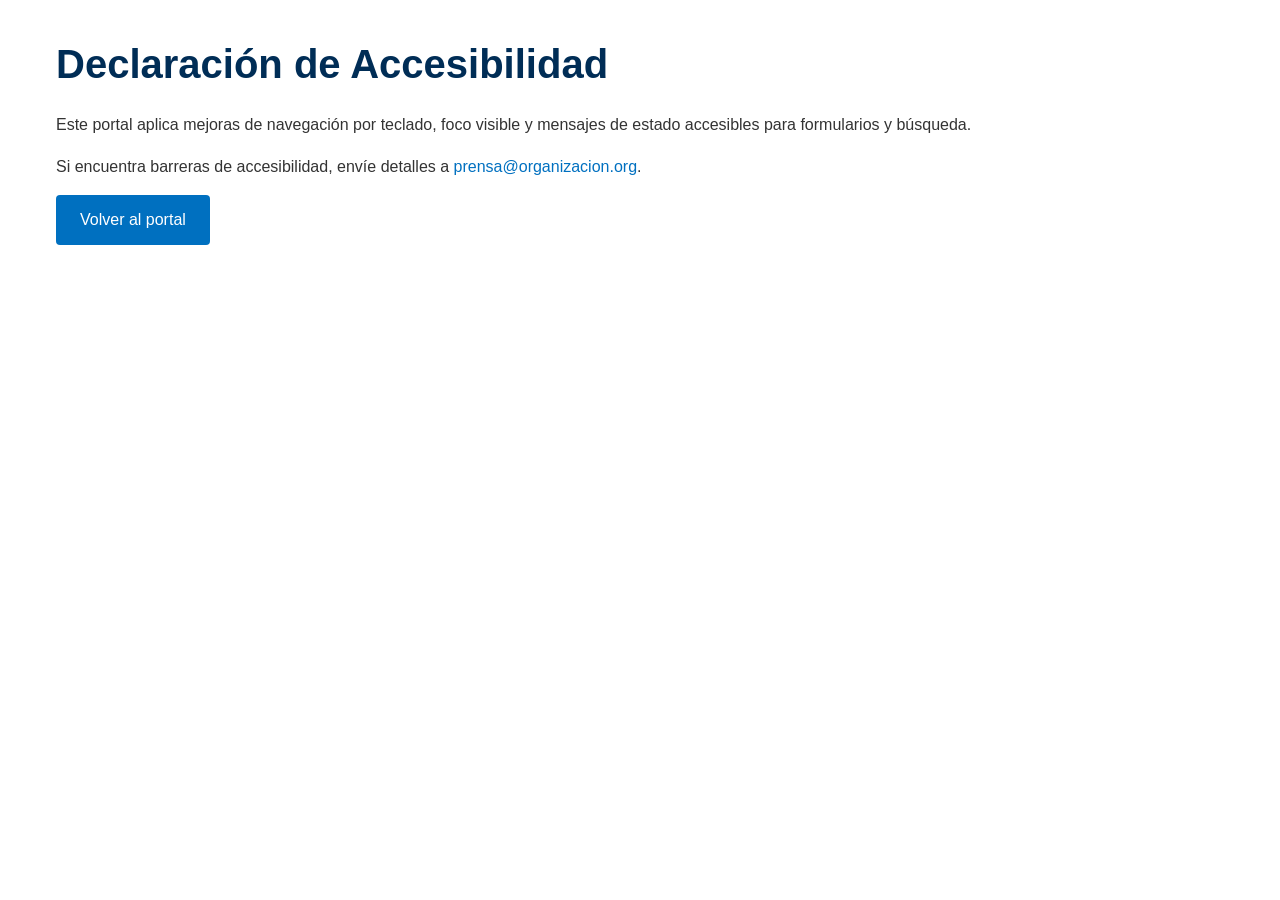
<file: docs/accessibility.html>
<!DOCTYPE html>
<html lang="es">
<head>
    <meta charset="UTF-8">
    <meta name="viewport" content="width=device-width, initial-scale=1.0">
    <title>Accesibilidad</title>
    <link rel="stylesheet" href="css/styles.css">
</head>
<body>
    <main class="section">
        <div class="container">
            <h1>Declaración de Accesibilidad</h1>
            <p>Este portal aplica mejoras de navegación por teclado, foco visible y mensajes de estado accesibles para formularios y búsqueda.</p>
            <p>Si encuentra barreras de accesibilidad, envíe detalles a <a href="mailto:prensa@organizacion.org">prensa@organizacion.org</a>.</p>
            <a class="btn" href="index.html">Volver al portal</a>
        </div>
    </main>
</body>
</html>
</file>
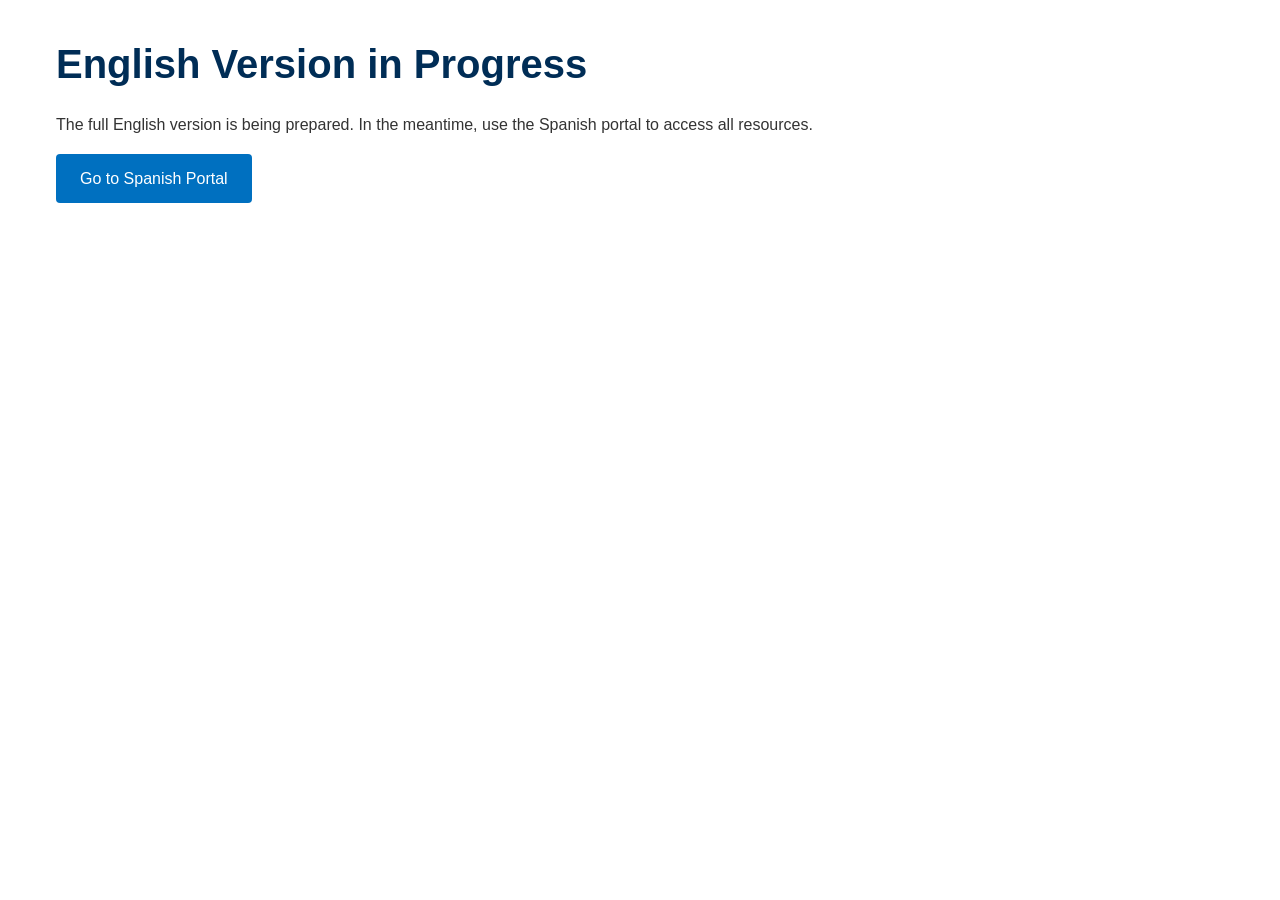
<file: docs/index_en.html>
<!DOCTYPE html>
<html lang="en">
<head>
    <meta charset="UTF-8">
    <meta name="viewport" content="width=device-width, initial-scale=1.0">
    <title>Press Portal - English Version</title>
    <link rel="stylesheet" href="css/styles.css">
</head>
<body>
    <main class="section">
        <div class="container">
            <h1>English Version in Progress</h1>
            <p>The full English version is being prepared. In the meantime, use the Spanish portal to access all resources.</p>
            <a class="btn" href="index.html">Go to Spanish Portal</a>
        </div>
    </main>
</body>
</html>
</file>
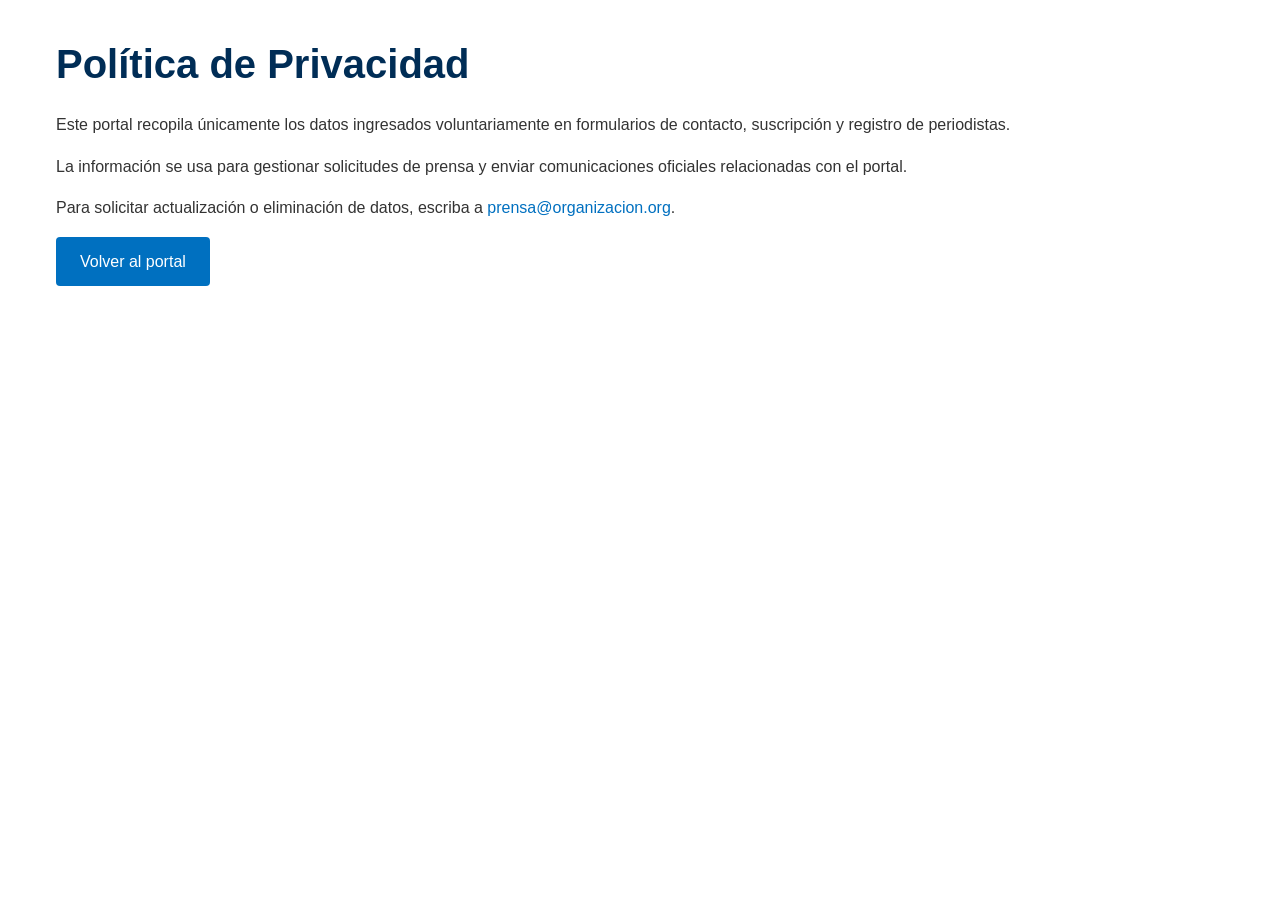
<file: docs/privacy.html>
<!DOCTYPE html>
<html lang="es">
<head>
    <meta charset="UTF-8">
    <meta name="viewport" content="width=device-width, initial-scale=1.0">
    <title>Política de Privacidad</title>
    <link rel="stylesheet" href="css/styles.css">
</head>
<body>
    <main class="section">
        <div class="container">
            <h1>Política de Privacidad</h1>
            <p>Este portal recopila únicamente los datos ingresados voluntariamente en formularios de contacto, suscripción y registro de periodistas.</p>
            <p>La información se usa para gestionar solicitudes de prensa y enviar comunicaciones oficiales relacionadas con el portal.</p>
            <p>Para solicitar actualización o eliminación de datos, escriba a <a href="mailto:prensa@organizacion.org">prensa@organizacion.org</a>.</p>
            <a class="btn" href="index.html">Volver al portal</a>
        </div>
    </main>
</body>
</html>
</file>
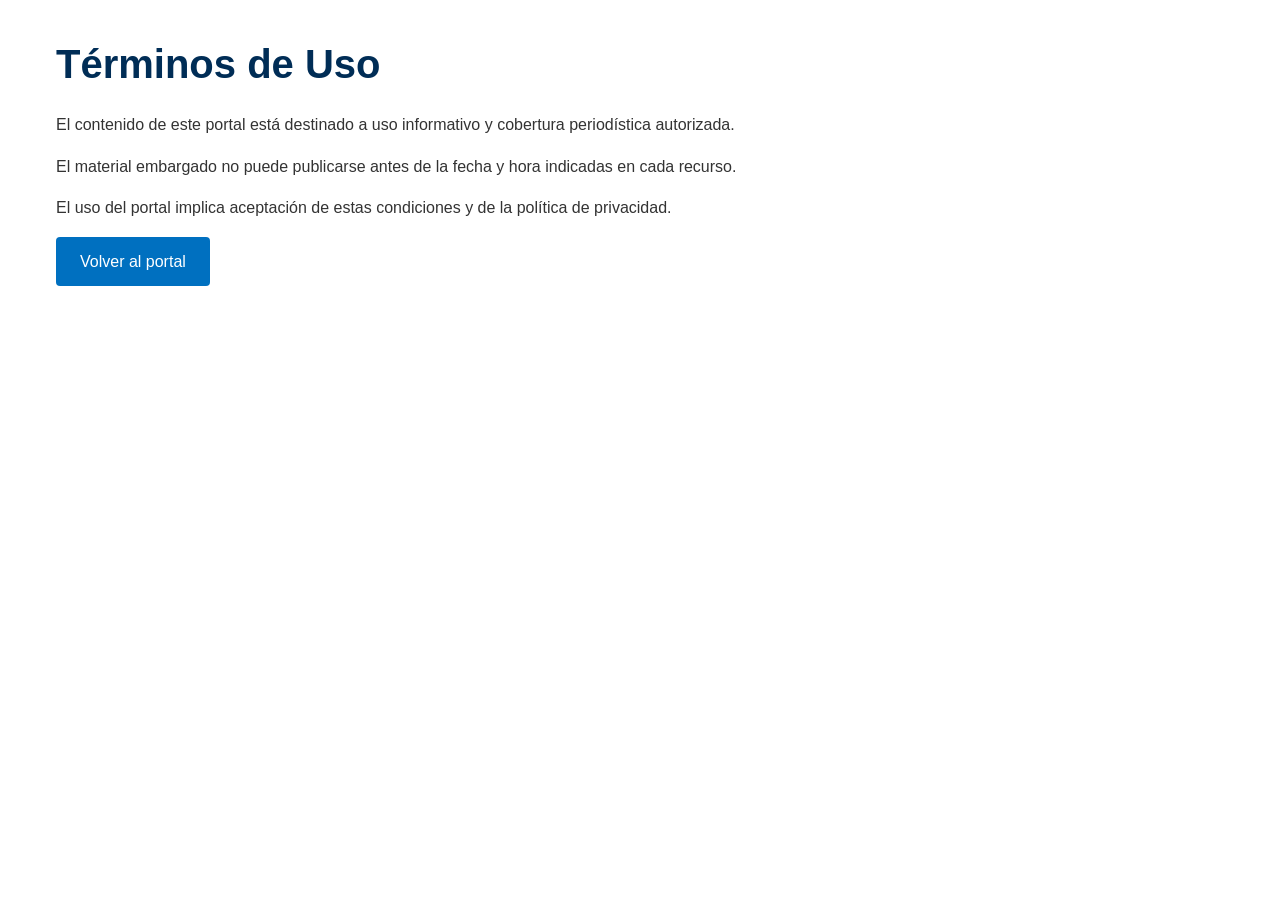
<file: docs/terms.html>
<!DOCTYPE html>
<html lang="es">
<head>
    <meta charset="UTF-8">
    <meta name="viewport" content="width=device-width, initial-scale=1.0">
    <title>Términos de Uso</title>
    <link rel="stylesheet" href="css/styles.css">
</head>
<body>
    <main class="section">
        <div class="container">
            <h1>Términos de Uso</h1>
            <p>El contenido de este portal está destinado a uso informativo y cobertura periodística autorizada.</p>
            <p>El material embargado no puede publicarse antes de la fecha y hora indicadas en cada recurso.</p>
            <p>El uso del portal implica aceptación de estas condiciones y de la política de privacidad.</p>
            <a class="btn" href="index.html">Volver al portal</a>
        </div>
    </main>
</body>
</html>
</file>
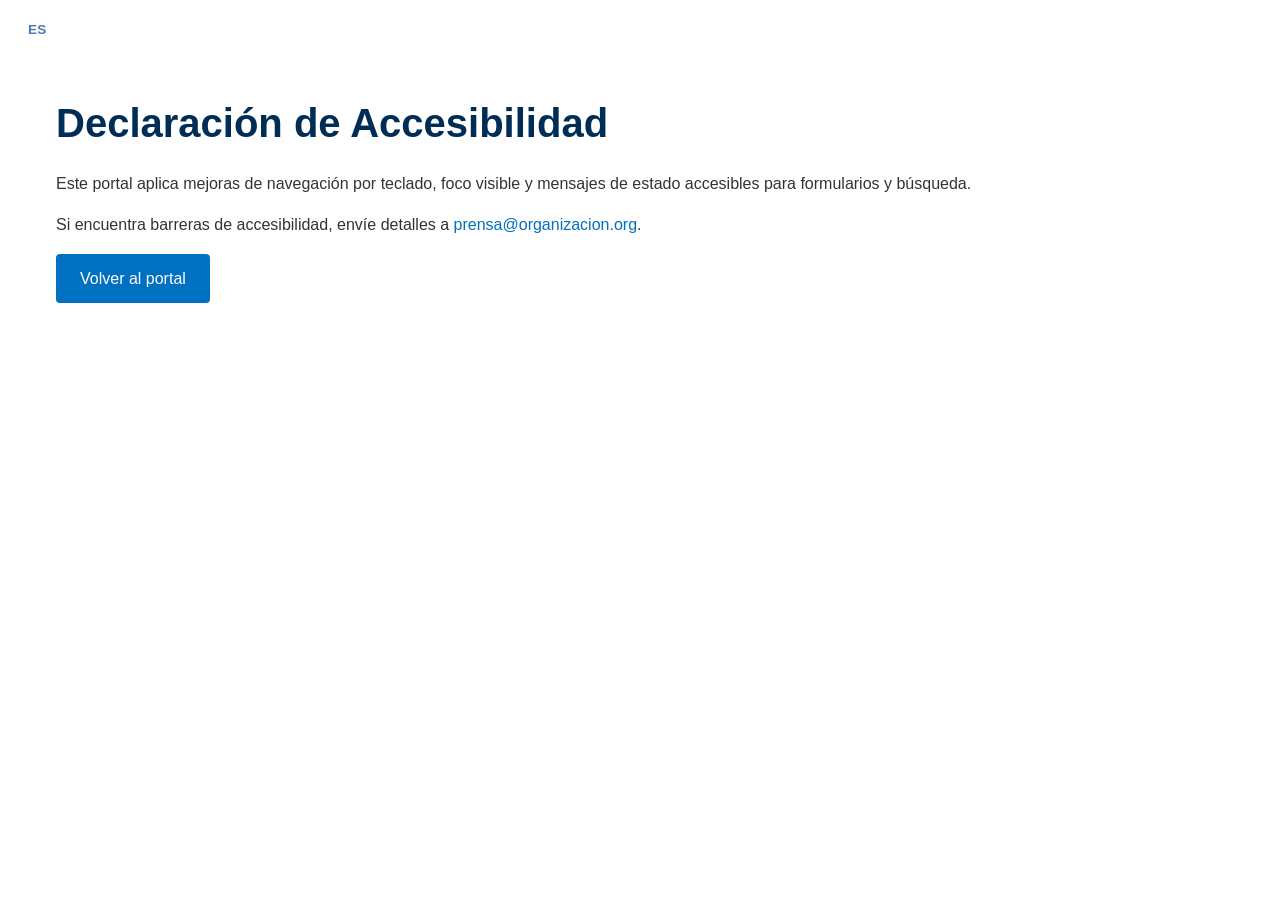
<file: website/accessibility.html>
<!DOCTYPE html>
<html lang="es">
<head>
    <meta charset="UTF-8">
    <meta name="viewport" content="width=device-width, initial-scale=1.0">
    <title data-i18n="accessibility.title">Accesibilidad</title>
    <link rel="stylesheet" href="css/styles.css">
</head>
<body>
    <div class="language-selector" style="padding:1rem; text-align:right;">
        <button type="button" class="language-btn" data-lang="es">ES</button>
        <button type="button" class="language-btn" data-lang="en">EN</button>
    </div>
    <main class="section">
        <div class="container">
            <h1 data-i18n="accessibility.heading">Declaración de Accesibilidad</h1>
            <p data-i18n="accessibility.p1">Este portal aplica mejoras de navegación por teclado, foco visible y mensajes de estado accesibles para formularios y búsqueda.</p>
            <p data-i18n="accessibility.p2">Si encuentra barreras de accesibilidad, envíe detalles a <a href="mailto:oaspress@oas.org">oaspress@oas.org</a>.</p>
            <a class="btn" href="index.html" data-i18n="common.backPortal">Volver al portal</a>
        </div>
    </main>
    <script src="js/i18n.js"></script>
</body>
</html>
</file>
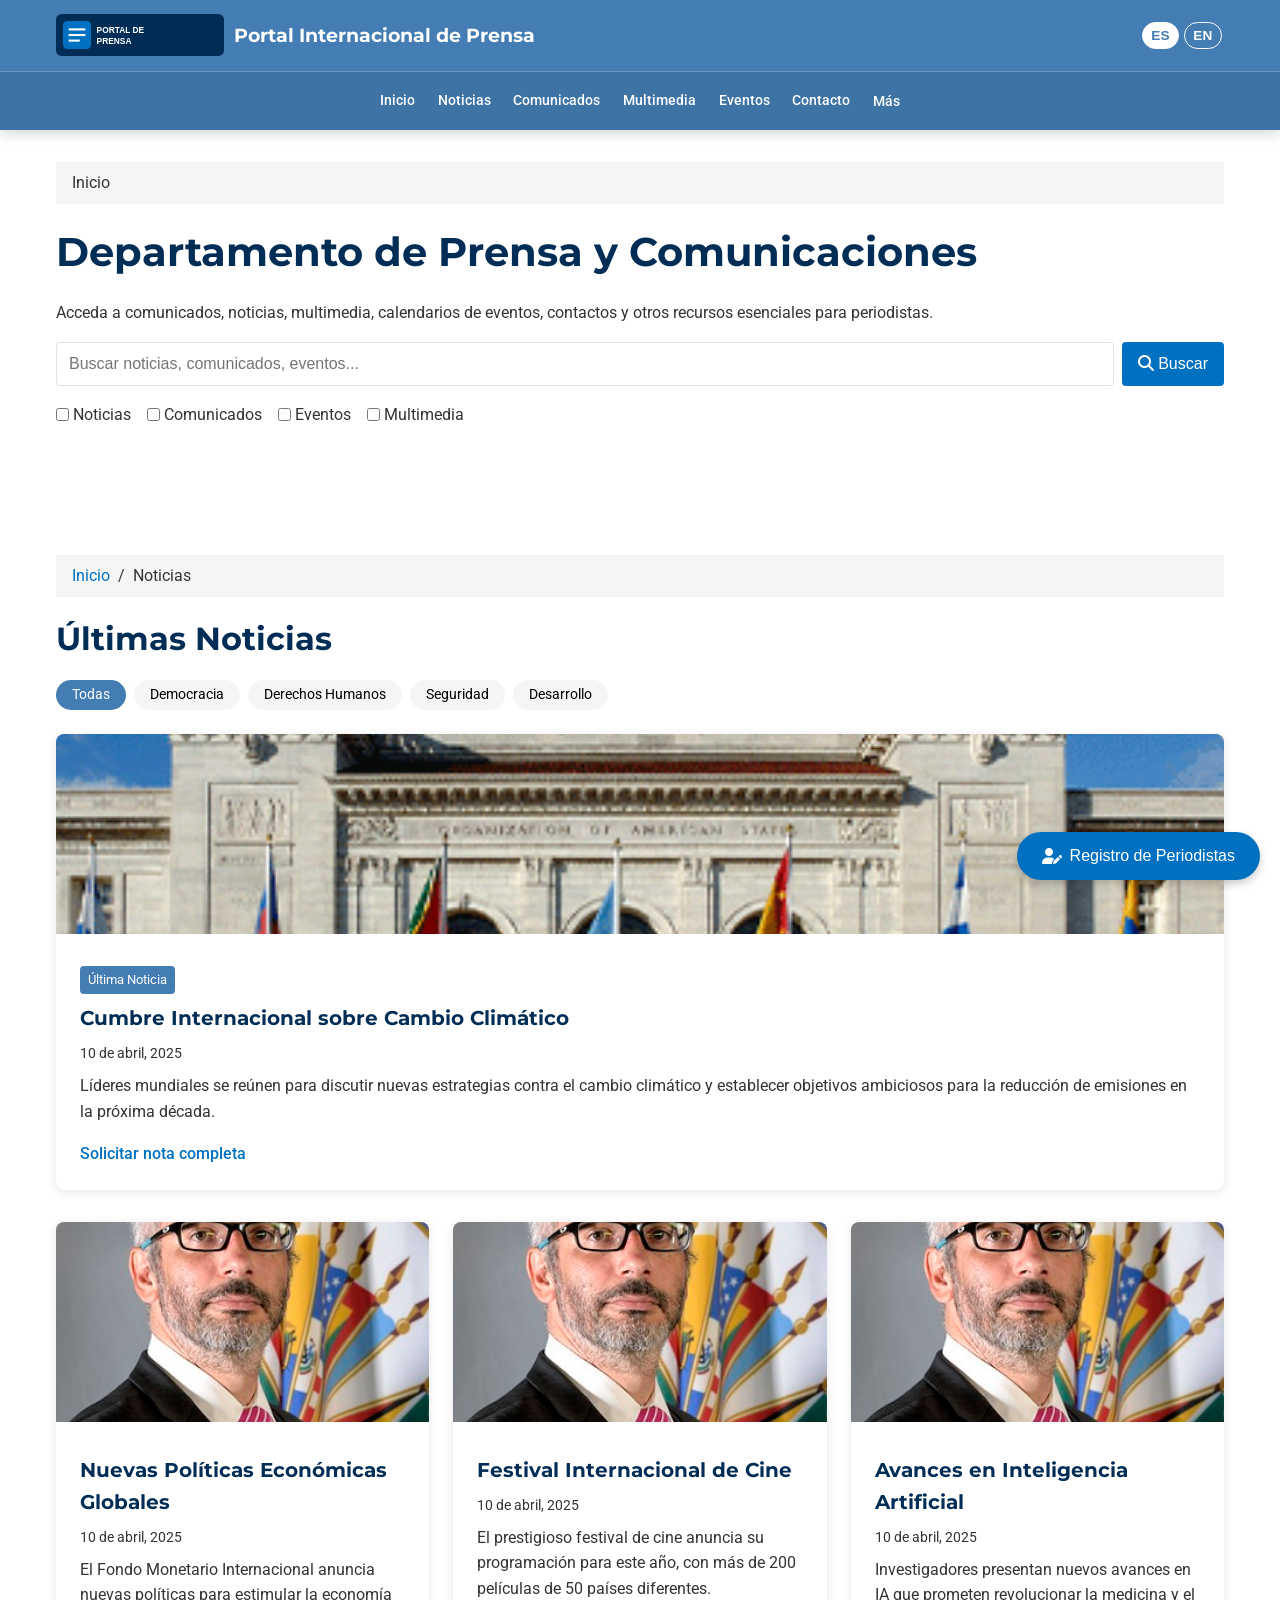
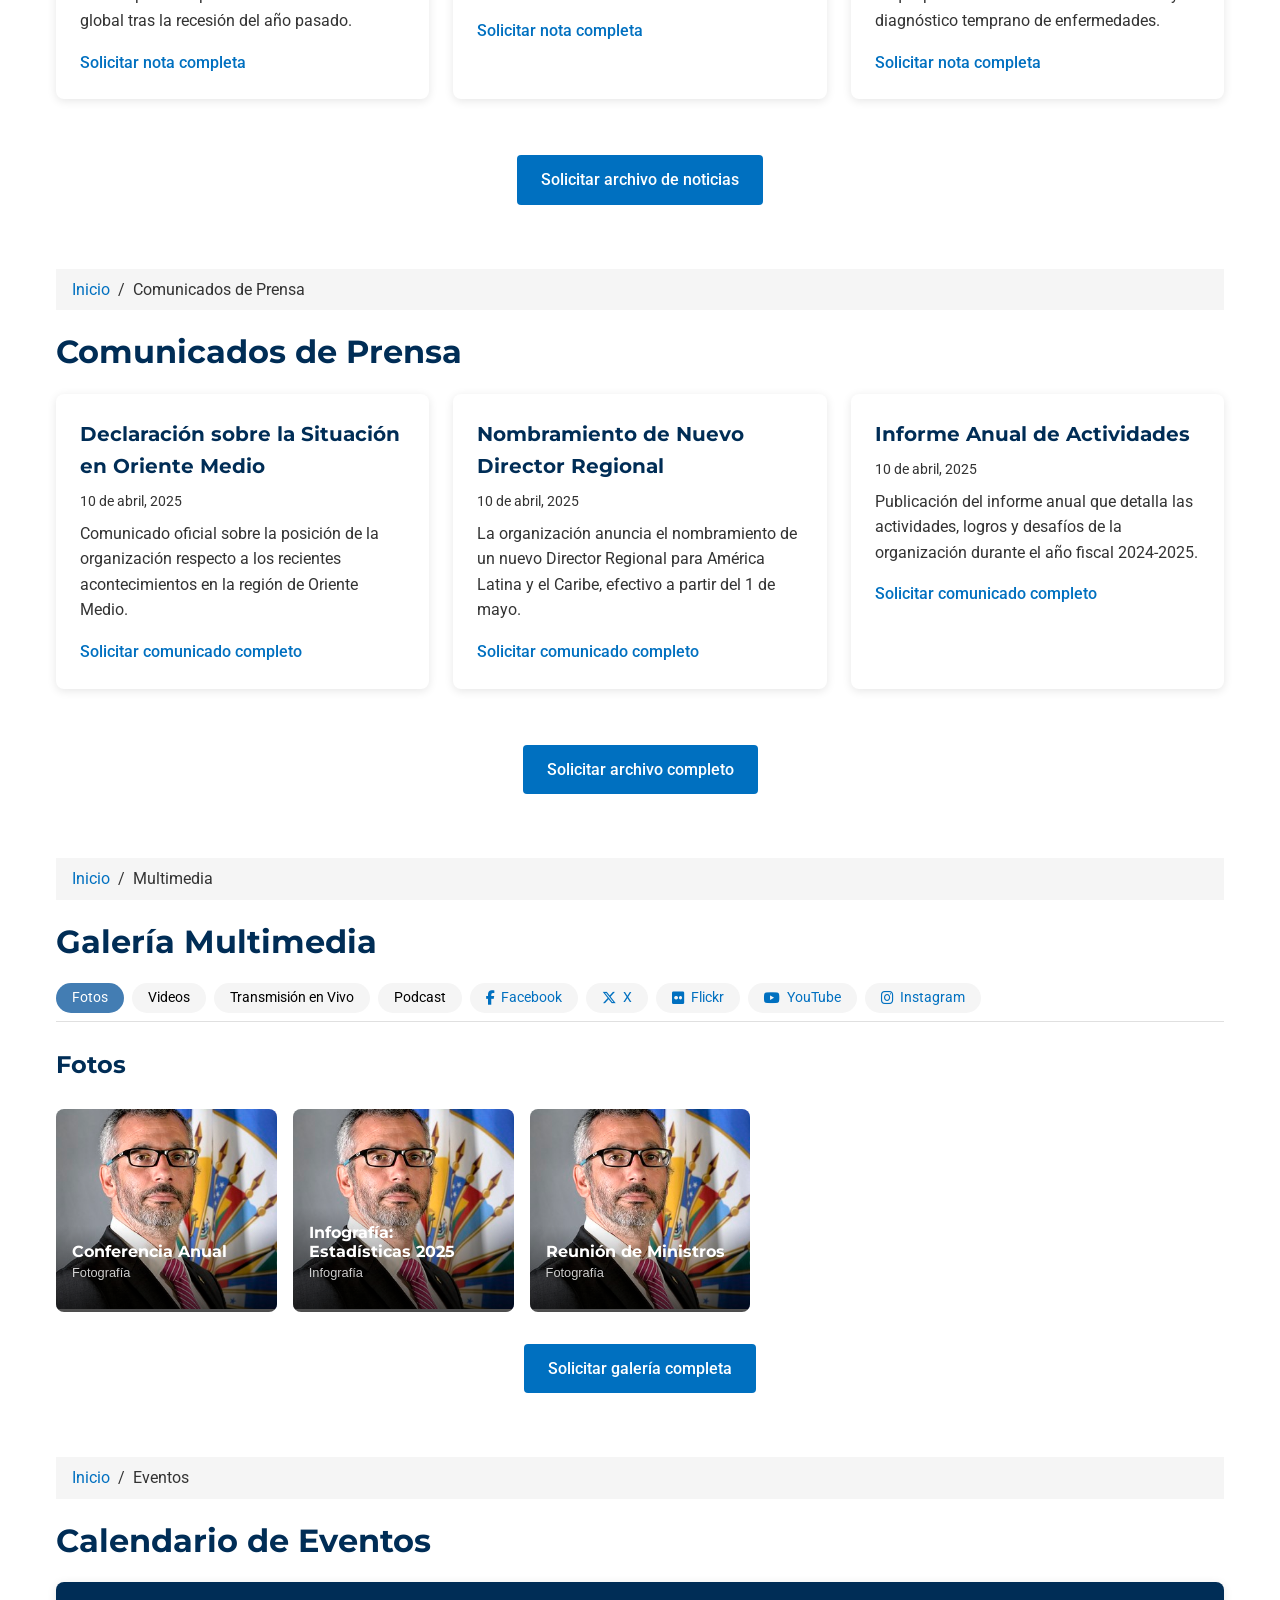
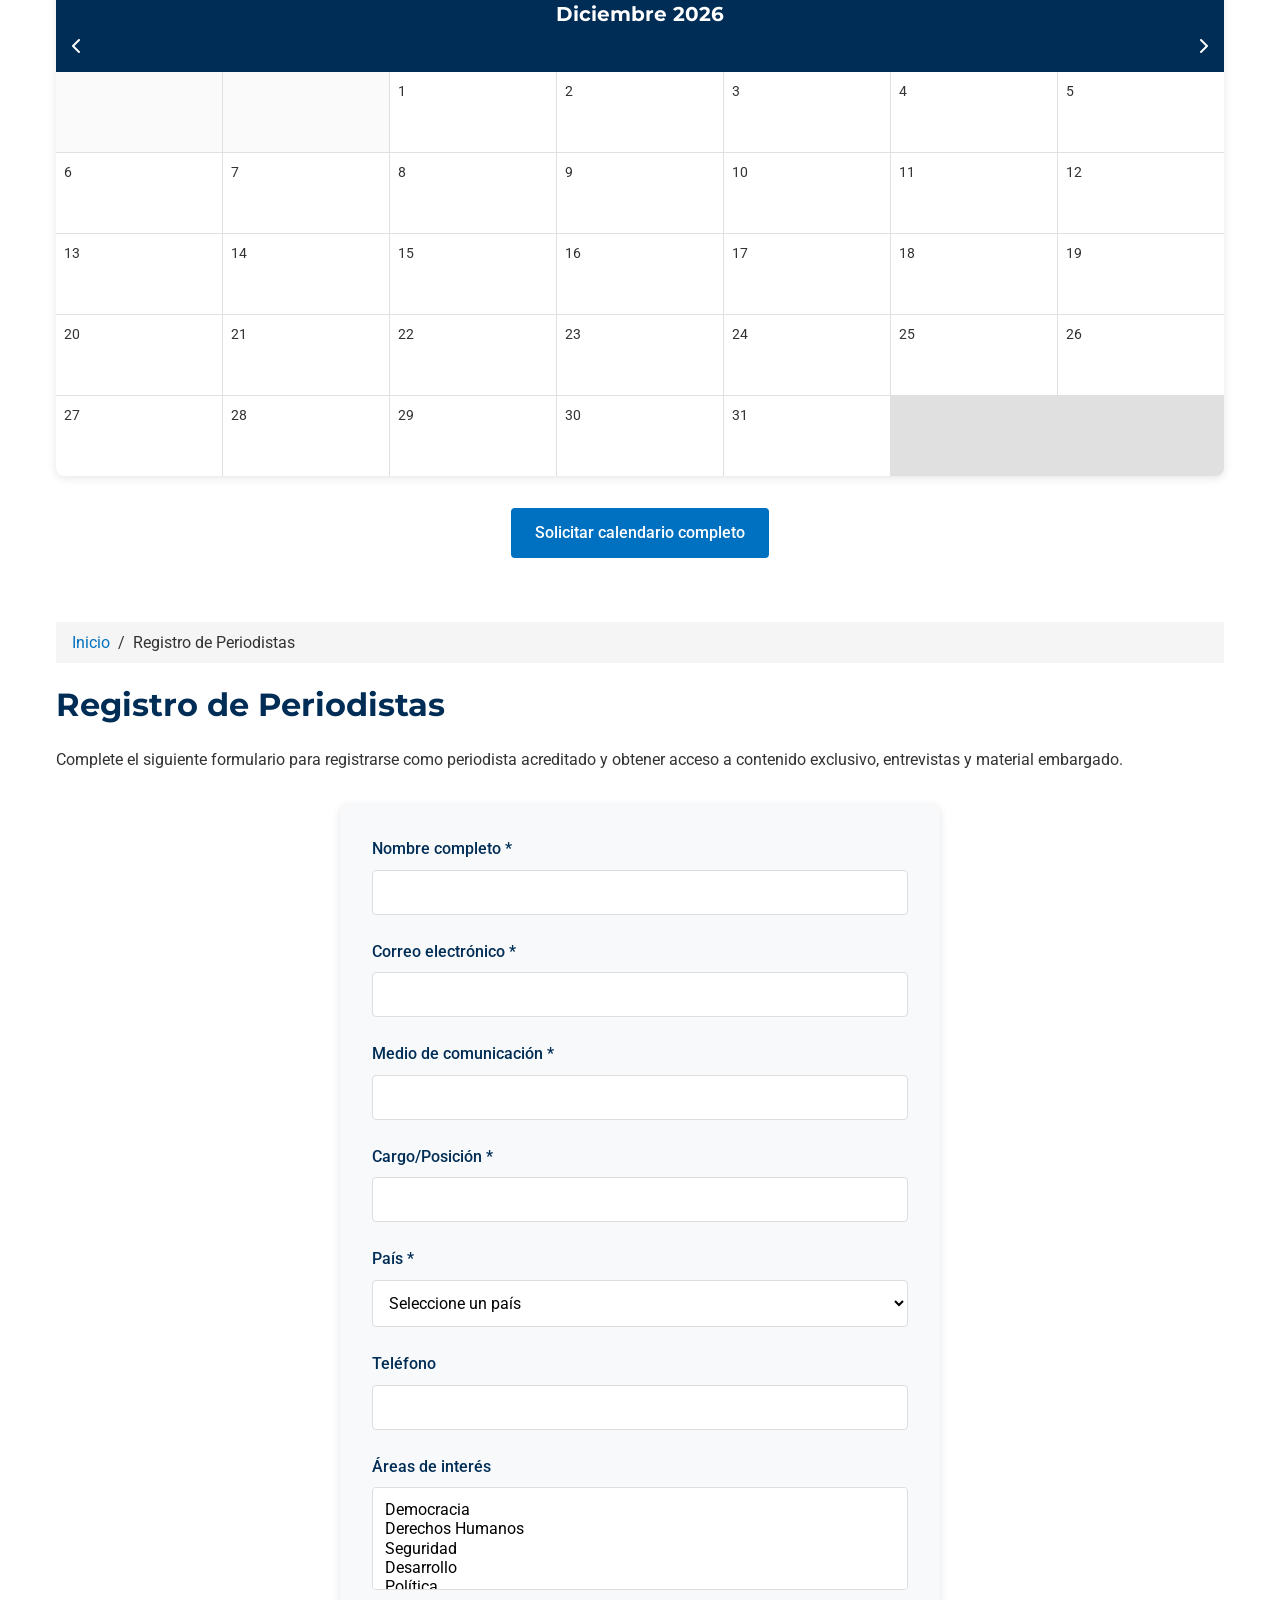
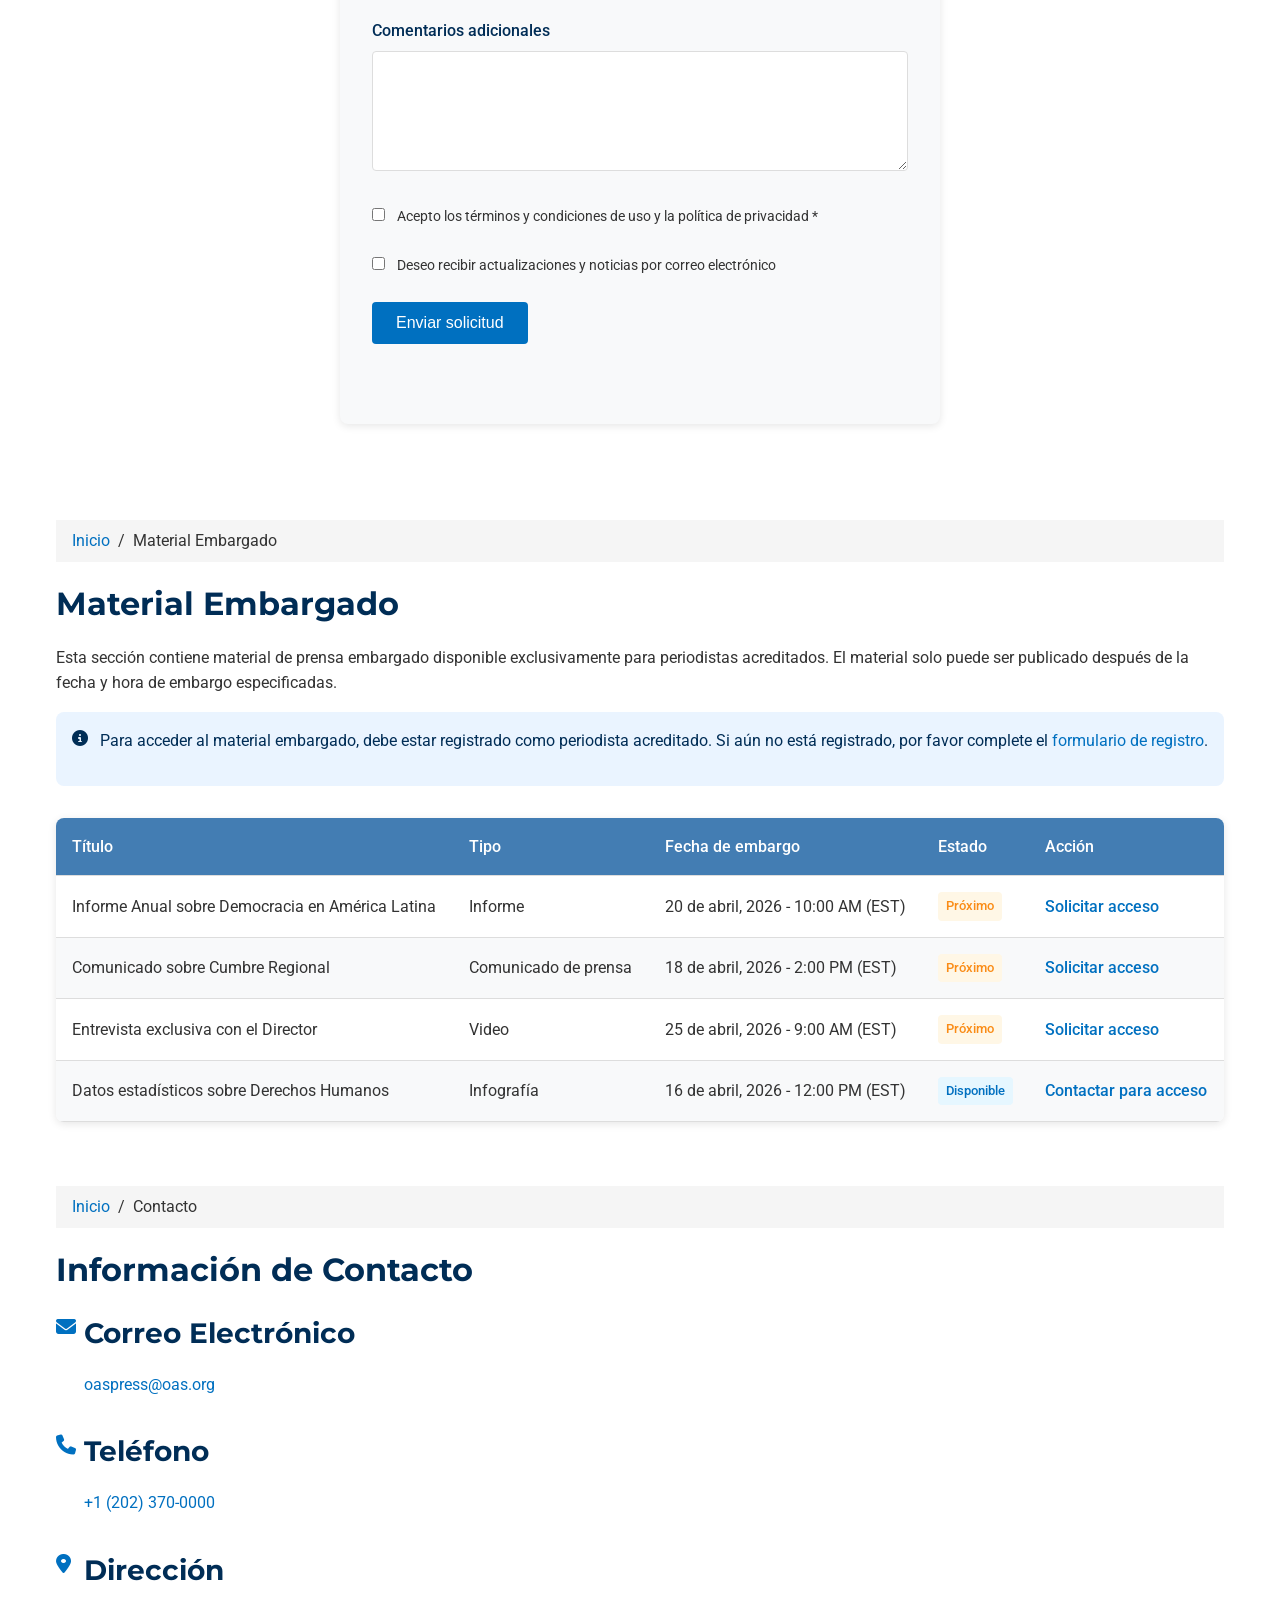
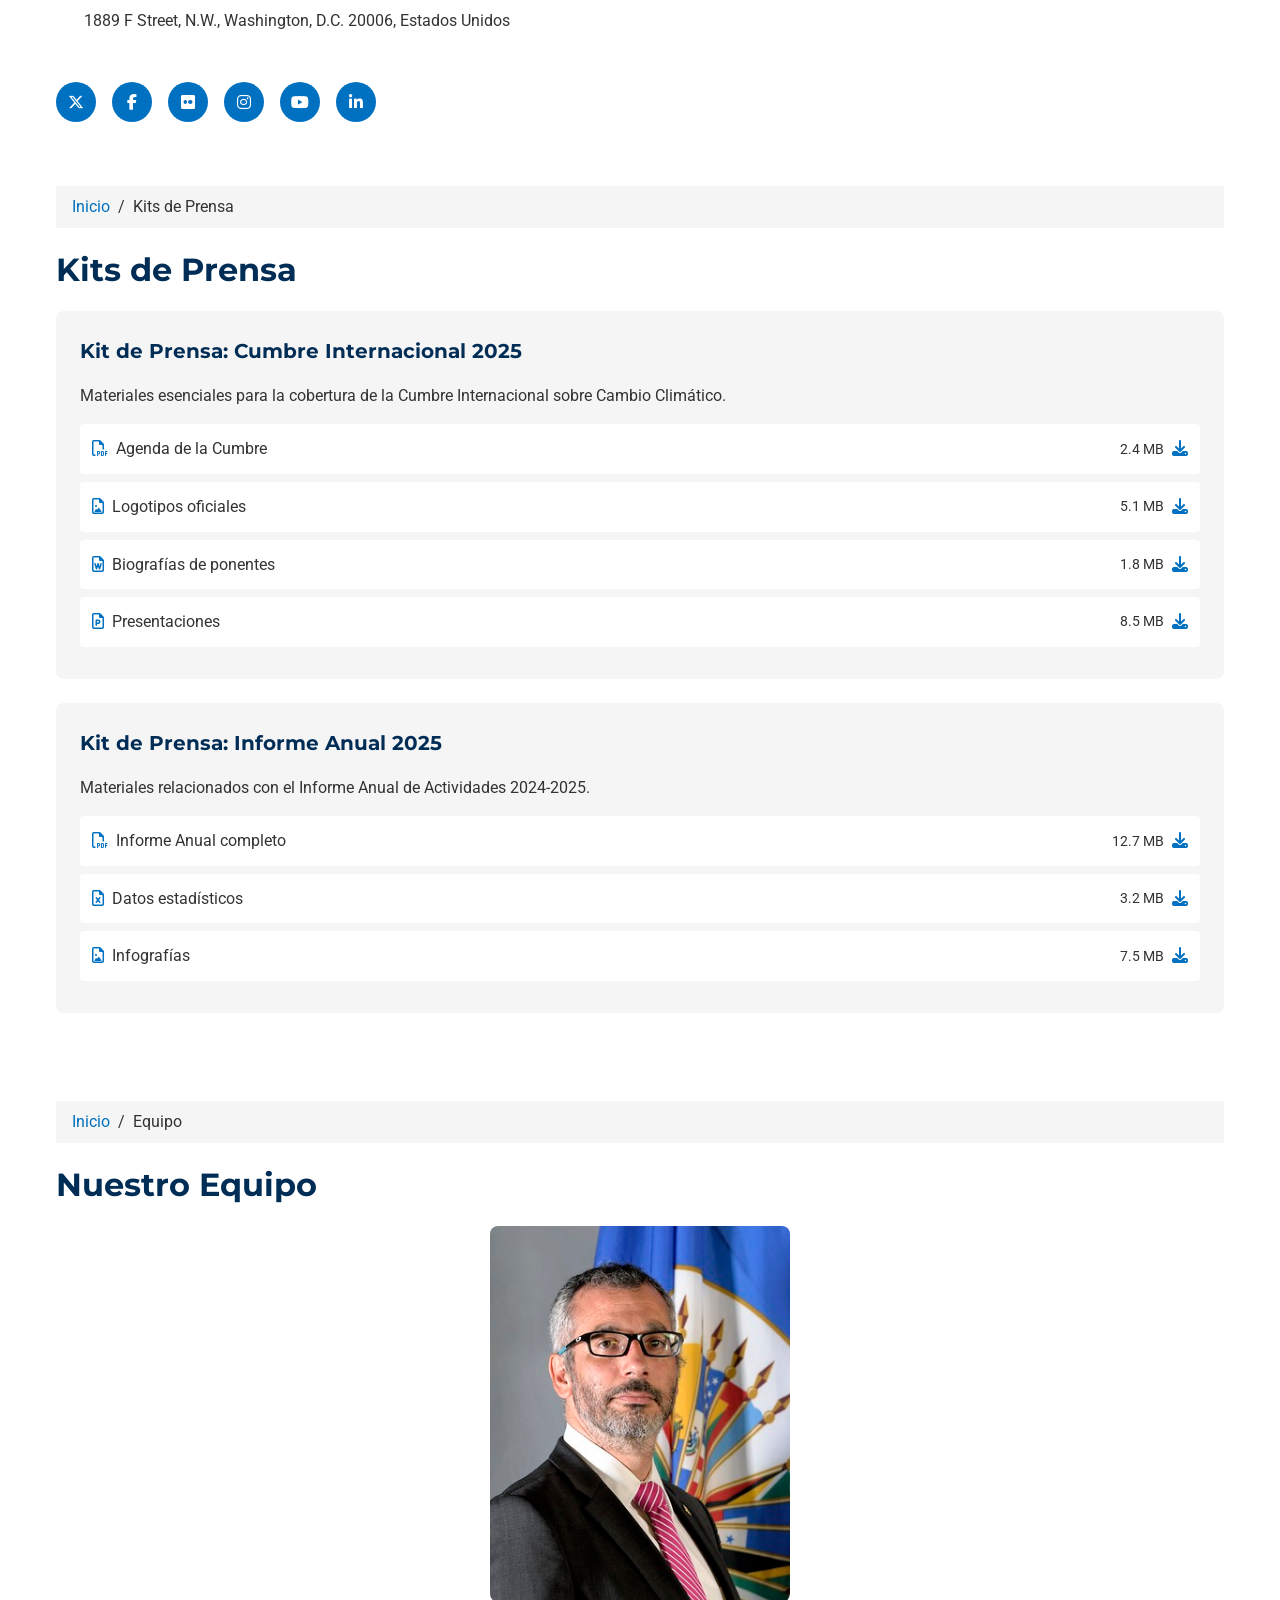
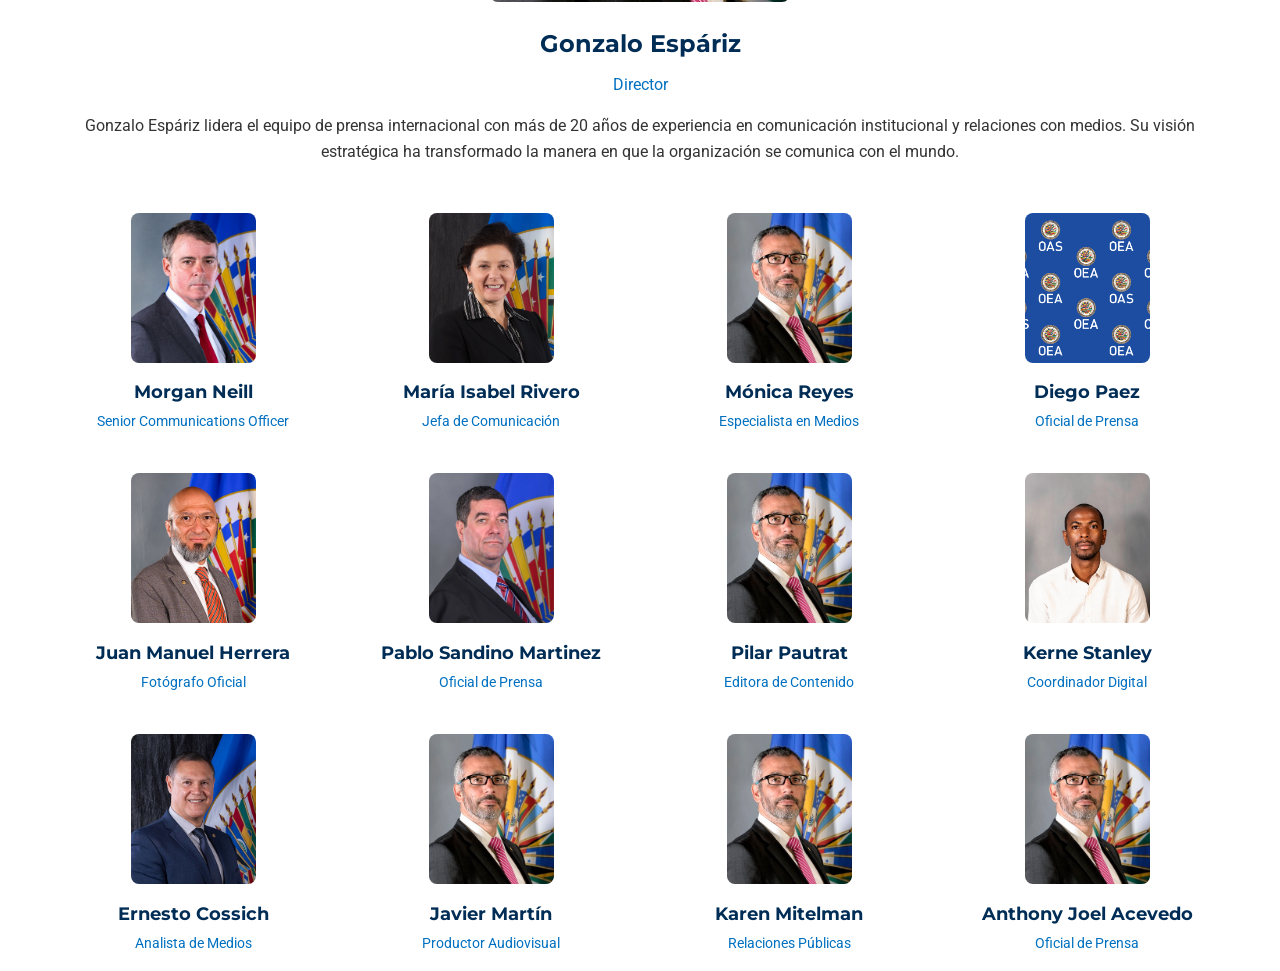
<file: website/index_en.html>
<!DOCTYPE html>
<html lang="en">
<head>
    <meta charset="UTF-8">
    <meta http-equiv="refresh" content="0; url=index.html">
    <title>International Press Portal</title>
</head>
<body>
    <p>If you are not redirected automatically, <a href="index.html">open the bilingual portal</a>.</p>
</body>
</html>
</file>
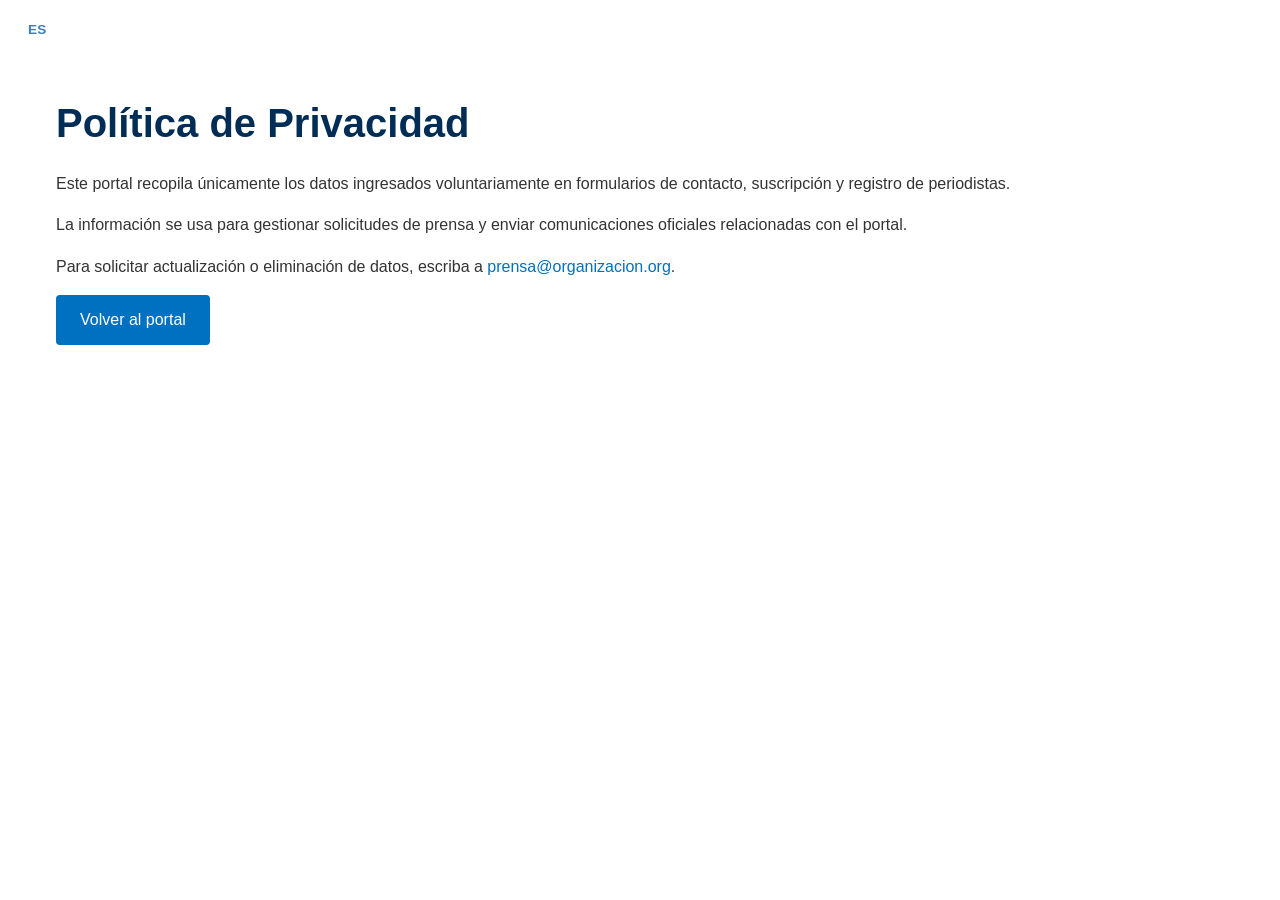
<file: website/privacy.html>
<!DOCTYPE html>
<html lang="es">
<head>
    <meta charset="UTF-8">
    <meta name="viewport" content="width=device-width, initial-scale=1.0">
    <title data-i18n="privacy.title">Política de Privacidad</title>
    <link rel="stylesheet" href="css/styles.css">
</head>
<body>
    <div class="language-selector" style="padding:1rem; text-align:right;">
        <button type="button" class="language-btn" data-lang="es">ES</button>
        <button type="button" class="language-btn" data-lang="en">EN</button>
    </div>
    <main class="section">
        <div class="container">
            <h1 data-i18n="privacy.heading">Política de Privacidad</h1>
            <p data-i18n="privacy.p1">Este portal recopila únicamente los datos ingresados voluntariamente en formularios de contacto, suscripción y registro de periodistas.</p>
            <p data-i18n="privacy.p2">La información se usa para gestionar solicitudes de prensa y enviar comunicaciones oficiales relacionadas con el portal.</p>
            <p data-i18n="privacy.p3">Para solicitar actualización o eliminación de datos, escriba a <a href="mailto:prensa@organizacion.org">prensa@organizacion.org</a>.</p>
            <a class="btn" href="index.html" data-i18n="common.backPortal">Volver al portal</a>
        </div>
    </main>
    <script src="js/i18n.js"></script>
</body>
</html>
</file>
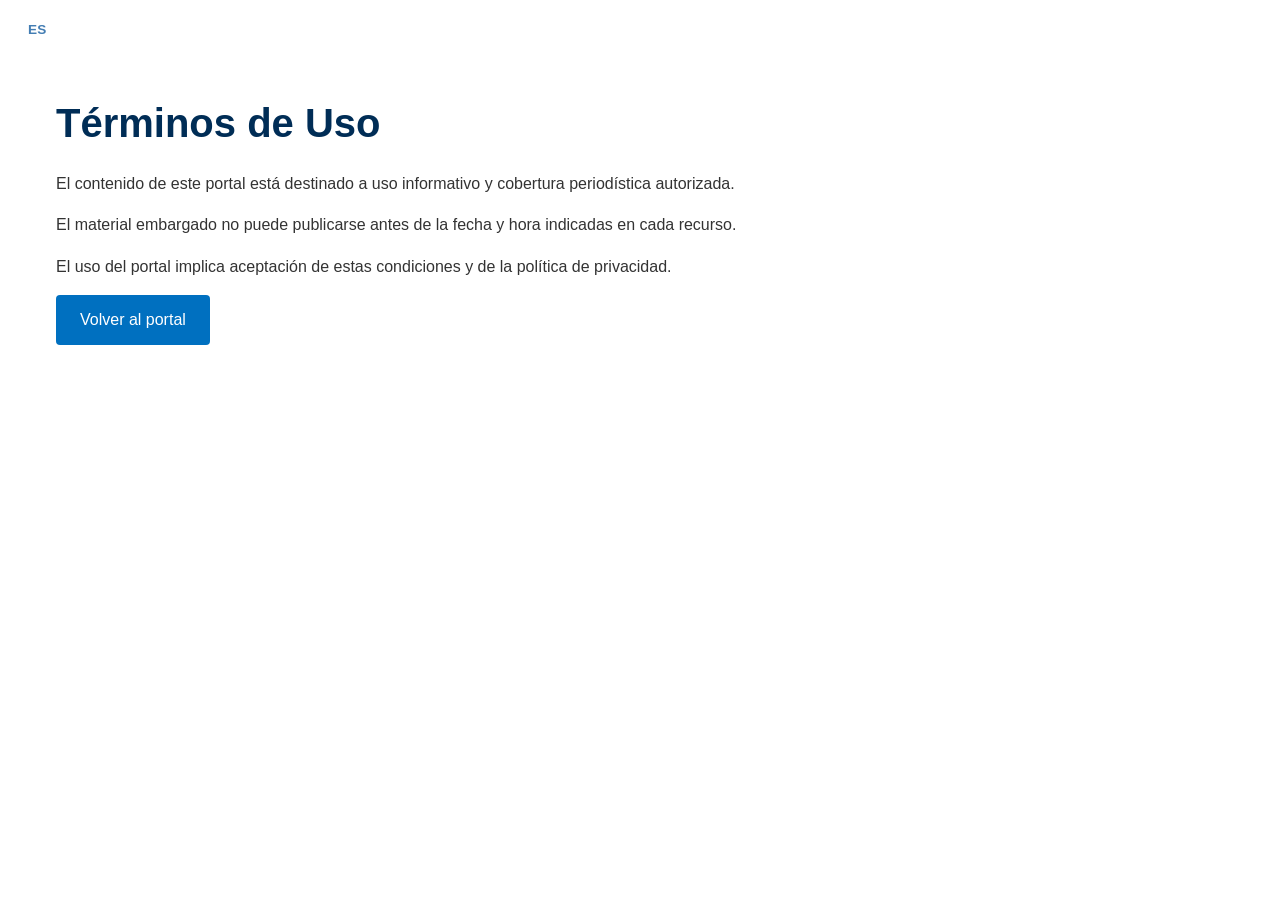
<file: website/terms.html>
<!DOCTYPE html>
<html lang="es">
<head>
    <meta charset="UTF-8">
    <meta name="viewport" content="width=device-width, initial-scale=1.0">
    <title data-i18n="terms.title">Términos de Uso</title>
    <link rel="stylesheet" href="css/styles.css">
</head>
<body>
    <div class="language-selector" style="padding:1rem; text-align:right;">
        <button type="button" class="language-btn" data-lang="es">ES</button>
        <button type="button" class="language-btn" data-lang="en">EN</button>
    </div>
    <main class="section">
        <div class="container">
            <h1 data-i18n="terms.heading">Términos de Uso</h1>
            <p data-i18n="terms.p1">El contenido de este portal está destinado a uso informativo y cobertura periodística autorizada.</p>
            <p data-i18n="terms.p2">El material embargado no puede publicarse antes de la fecha y hora indicadas en cada recurso.</p>
            <p data-i18n="terms.p3">El uso del portal implica aceptación de estas condiciones y de la política de privacidad.</p>
            <a class="btn" href="index.html" data-i18n="common.backPortal">Volver al portal</a>
        </div>
    </main>
    <script src="js/i18n.js"></script>
</body>
</html>
</file>
<file: docs/css/styles.css>
/* Estilos generales para el Sitio Web Internacional de Prensa */

:root {
  /* Paleta de colores institucional */
  --azul-claro: rgb(67, 125, 179);
  --azul-oscuro: rgb(0, 45, 86);
  --azul-medio: rgb(0, 112, 192);
  --blanco: #ffffff;
  --gris-claro: #f5f5f5;
  --gris-medio: #e0e0e0;
  --gris-oscuro: #333333;
  --negro: #000000;
  
  /* Fuentes */
  --fuente-principal: 'Roboto', sans-serif;
  --fuente-titulos: 'Montserrat', sans-serif;
}

* {
  margin: 0;
  padding: 0;
  box-sizing: border-box;
}

html {
  font-size: 16px;
  scroll-behavior: smooth;
}

body {
  font-family: var(--fuente-principal);
  line-height: 1.6;
  color: var(--gris-oscuro);
  background-color: var(--blanco);
}

/* Tipografía */
h1, h2, h3, h4, h5, h6 {
  font-family: var(--fuente-titulos);
  color: var(--azul-oscuro);
  margin-bottom: 1rem;
}

h1 {
  font-size: 2rem;
}

h2 {
  font-size: 1.75rem;
}

h3 {
  font-size: 1.5rem;
}

p {
  margin-bottom: 1rem;
}

a {
  color: var(--azul-medio);
  text-decoration: none;
  transition: color 0.3s ease;
}

a:hover {
  color: var(--azul-oscuro);
}

a:focus-visible,
button:focus-visible,
input:focus-visible,
select:focus-visible,
textarea:focus-visible {
  outline: 3px solid rgba(0, 112, 192, 0.35);
  outline-offset: 2px;
}

/* Contenedores */
.container {
  width: 100%;
  max-width: 1200px;
  margin: 0 auto;
  padding: 0 1rem;
}

.section {
  padding: 2rem 0;
}

/* Header y navegación */
header {
  background-color: var(--azul-claro);
  color: var(--blanco);
  position: sticky;
  top: 0;
  z-index: 1000;
  box-shadow: 0 2px 5px rgba(0, 0, 0, 0.1);
}

.header-container {
  display: flex;
  justify-content: space-between;
  align-items: center;
  padding: 1rem;
}

.logo {
  display: flex;
  align-items: center;
}

.logo img {
  height: 40px;
  margin-right: 0.5rem;
}

.logo h1 {
  font-size: 1.2rem;
  color: var(--blanco);
  margin: 0;
}

/* Selector de idioma */
.language-selector {
  display: flex;
  margin-left: auto;
  margin-right: 1.5rem;
}

.language-btn {
  display: inline-block;
  padding: 0.3rem 0.6rem;
  margin: 0 0.2rem;
  background-color: transparent;
  color: var(--blanco);
  border: 1px solid var(--blanco);
  border-radius: 4px;
  font-size: 0.9rem;
  font-weight: 500;
  text-align: center;
  transition: all 0.3s ease;
}

.language-btn:hover {
  background-color: rgba(255, 255, 255, 0.2);
  color: var(--blanco);
}

.language-btn.active {
  background-color: var(--blanco);
  color: var(--azul-claro);
}

/* Menú de navegación */
.nav-toggle {
  display: block;
  background: none;
  border: none;
  color: var(--blanco);
  font-size: 1.5rem;
  cursor: pointer;
}

.nav-menu {
  position: fixed;
  top: 0;
  right: -100%;
  width: 80%;
  max-width: 300px;
  height: 100vh;
  background-color: var(--azul-oscuro);
  transition: right 0.3s ease;
  z-index: 1001;
  padding: 2rem 1rem;
  overflow-y: auto;
}

.nav-menu.active {
  right: 0;
}

.nav-close {
  position: absolute;
  top: 1rem;
  right: 1rem;
  background: none;
  border: none;
  color: var(--blanco);
  font-size: 1.5rem;
  cursor: pointer;
}

.nav-list {
  list-style: none;
  margin-top: 2rem;
}

.nav-item {
  margin-bottom: 1rem;
}

.nav-link {
  color: var(--blanco);
  font-size: 1.1rem;
  display: block;
  padding: 0.5rem 0;
  transition: color 0.3s ease;
}

.nav-link:hover {
  color: var(--gris-medio);
}

.nav-overlay {
  position: fixed;
  top: 0;
  left: 0;
  width: 100%;
  height: 100%;
  background-color: rgba(0, 0, 0, 0.5);
  z-index: 1000;
  display: none;
}

.nav-overlay.active {
  display: block;
}

/* Migas de pan */
.breadcrumb {
  background-color: var(--gris-claro);
  padding: 0.5rem 1rem;
  margin-bottom: 1rem;
}

.breadcrumb-list {
  list-style: none;
  display: flex;
  flex-wrap: wrap;
}

.breadcrumb-item {
  display: flex;
  align-items: center;
}

.breadcrumb-item:not(:last-child)::after {
  content: "/";
  margin: 0 0.5rem;
  color: var(--gris-oscuro);
}

.breadcrumb-link {
  color: var(--azul-medio);
}

.breadcrumb-link.active {
  color: var(--gris-oscuro);
  pointer-events: none;
}

/* Botones */
.btn {
  display: inline-block;
  padding: 0.75rem 1.5rem;
  background-color: var(--azul-medio);
  color: var(--blanco);
  border: none;
  border-radius: 4px;
  cursor: pointer;
  font-size: 1rem;
  font-weight: 500;
  text-align: center;
  transition: background-color 0.3s ease;
}

.btn:hover {
  background-color: var(--azul-oscuro);
  color: var(--blanco);
}

.btn-outline {
  background-color: transparent;
  border: 2px solid var(--azul-medio);
  color: var(--azul-medio);
}

.btn-outline:hover {
  background-color: var(--azul-medio);
  color: var(--blanco);
}

/* Tarjetas */
.card {
  background-color: var(--blanco);
  border-radius: 8px;
  box-shadow: 0 2px 10px rgba(0, 0, 0, 0.1);
  overflow: hidden;
  margin-bottom: 1.5rem;
  transition: transform 0.3s ease, box-shadow 0.3s ease;
}

.card:hover {
  transform: translateY(-5px);
  box-shadow: 0 5px 15px rgba(0, 0, 0, 0.2);
}

.card-img {
  width: 100%;
  height: 200px;
  object-fit: cover;
}

.card-content {
  padding: 1.5rem;
}

.card-title {
  font-size: 1.25rem;
  margin-bottom: 0.5rem;
}

.card-text {
  color: var(--gris-oscuro);
  margin-bottom: 1rem;
}

.card-date {
  color: var(--gris-oscuro);
  font-size: 0.9rem;
  margin-bottom: 0.5rem;
}

.card-link {
  font-weight: 500;
}

/* Grids */
.grid {
  display: grid;
  grid-template-columns: 1fr;
  gap: 1.5rem;
}

/* Sección de noticias */
.news-featured {
  margin-bottom: 2rem;
}

.news-featured .card {
  margin-bottom: 0;
}

.news-filters {
  display: flex;
  flex-wrap: wrap;
  gap: 0.5rem;
  margin-bottom: 1.5rem;
}

.news-filter {
  padding: 0.5rem 1rem;
  background-color: var(--gris-claro);
  border: 0;
  border-radius: 20px;
  font-size: 0.9rem;
  font-family: inherit;
  line-height: 1;
  cursor: pointer;
  transition: background-color 0.3s ease;
}

.news-filter:hover, .news-filter.active {
  background-color: var(--azul-claro);
  color: var(--blanco);
}

.news-latest {
  background-color: var(--azul-claro);
  color: var(--blanco);
  padding: 0.25rem 0.5rem;
  border-radius: 4px;
  font-size: 0.8rem;
  display: inline-block;
  margin-bottom: 0.5rem;
}

/* Galería multimedia */
.gallery-grid {
  display: grid;
  grid-template-columns: 1fr;
  gap: 1rem;
}

.gallery-item {
  display: block;
  width: 100%;
  padding: 0;
  border: 0;
  background: transparent;
  text-align: left;
  position: relative;
  overflow: hidden;
  border-radius: 8px;
  cursor: pointer;
}

.gallery-img {
  width: 100%;
  height: 200px;
  object-fit: cover;
  transition: transform 0.3s ease;
}

.gallery-item:hover .gallery-img {
  transform: scale(1.05);
}

.gallery-overlay {
  position: absolute;
  bottom: 0;
  left: 0;
  width: 100%;
  padding: 1rem;
  background: linear-gradient(transparent, rgba(0, 0, 0, 0.7));
  color: var(--blanco);
}

.gallery-title {
  font-size: 1rem;
  margin-bottom: 0.25rem;
  color: var(--blanco);
}

.gallery-type {
  font-size: 0.8rem;
  opacity: 0.8;
}

/* Calendario de eventos */
.calendar {
  background-color: var(--blanco);
  border-radius: 8px;
  box-shadow: 0 2px 10px rgba(0, 0, 0, 0.1);
  overflow: hidden;
}

.calendar-header {
  background-color: var(--azul-oscuro);
  color: var(--blanco);
  padding: 1rem;
  text-align: center;
}

.calendar-title {
  font-size: 1.25rem;
  margin: 0;
  color: var(--blanco);
}

.calendar-nav {
  display: flex;
  justify-content: space-between;
  margin-top: 0.5rem;
}

.calendar-btn {
  background: none;
  border: none;
  color: var(--blanco);
  cursor: pointer;
  font-size: 1rem;
}

.calendar-grid {
  display: grid;
  grid-template-columns: repeat(7, 1fr);
  gap: 1px;
  background-color: var(--gris-medio);
}

.calendar-day {
  background-color: var(--blanco);
  padding: 0.5rem;
  min-height: 80px;
  position: relative;
}

.calendar-day--empty {
  background-color: #fafafa;
}

.calendar-date {
  font-size: 0.9rem;
  margin-bottom: 0.5rem;
}

.calendar-event {
  display: block;
  width: 100%;
  text-align: left;
  border: 0;
  background-color: var(--azul-claro);
  color: var(--blanco);
  padding: 0.25rem 0.5rem;
  border-radius: 4px;
  font-size: 0.8rem;
  margin-bottom: 0.25rem;
  cursor: pointer;
}

/* Información de contacto */
.contact-info {
  margin-bottom: 2rem;
}

.contact-list {
  list-style: none;
}

.contact-item {
  display: flex;
  align-items: flex-start;
  margin-bottom: 1rem;
}

.contact-icon {
  margin-right: 0.5rem;
  color: var(--azul-medio);
  font-size: 1.25rem;
  min-width: 1.25rem;
}

.contact-text {
  flex: 1;
}

.social-links {
  display: flex;
  gap: 1rem;
  margin-top: 1rem;
}

.social-link {
  display: flex;
  align-items: center;
  justify-content: center;
  width: 40px;
  height: 40px;
  background-color: var(--azul-medio);
  color: var(--blanco);
  border-radius: 50%;
  transition: background-color 0.3s ease;
}

.social-link:hover {
  background-color: var(--azul-oscuro);
  color: var(--blanco);
}

/* Kits de prensa */
.press-kit {
  background-color: var(--gris-claro);
  border-radius: 8px;
  padding: 1.5rem;
  margin-bottom: 1.5rem;
}

.press-kit-title {
  font-size: 1.25rem;
  margin-bottom: 1rem;
}

.press-kit-description {
  margin-bottom: 1rem;
}

.press-kit-files {
  list-style: none;
}

.press-kit-file {
  display: flex;
  align-items: center;
  padding: 0.75rem;
  background-color: var(--blanco);
  border-radius: 4px;
  margin-bottom: 0.5rem;
}

.press-kit-file-icon {
  margin-right: 0.5rem;
  color: var(--azul-medio);
}

.press-kit-file-name {
  flex: 1;
}

.press-kit-file-size {
  color: var(--gris-oscuro);
  font-size: 0.9rem;
  margin-right: 0.5rem;
}

.press-kit-file-download {
  color: var(--azul-medio);
}

/* Equipo */
.team-director {
  text-align: center;
  margin-bottom: 3rem;
}

.team-director-img {
  width: 300px;
  height: 376px;
  object-fit: cover;
  border-radius: 8px;
  margin-bottom: 1rem;
}

.team-director-name {
  font-size: 1.5rem;
  margin-bottom: 0.5rem;
}

.team-director-position {
  color: var(--azul-medio);
  margin-bottom: 1rem;
}

.team-grid {
  display: grid;
  grid-template-columns: 1fr;
  gap: 1.5rem;
}

.team-member {
  text-align: center;
}

.team-member-img {
  width: 125px;
  height: 150px;
  object-fit: cover;
  border-radius: 8px;
  margin-bottom: 0.5rem;
}

.team-member-name {
  font-size: 1.1rem;
  margin-bottom: 0.25rem;
}

.team-member-position {
  color: var(--azul-medio);
  font-size: 0.9rem;
}

/* Buscador */
.search-container {
  margin-bottom: 2rem;
}

.search-form {
  display: flex;
  gap: 0.5rem;
}

.search-input {
  flex: 1;
  min-width: 0;
  padding: 0.75rem;
  border: 1px solid var(--gris-medio);
  border-radius: 4px;
  font-size: 1rem;
}

.dictation-btn {
  display: inline-flex;
  align-items: center;
  justify-content: center;
  width: 3rem;
  flex: 0 0 3rem;
  padding: 0;
  position: relative;
  overflow: visible;
}

.dictation-btn.is-listening {
  background-color: #a21a1a;
  animation: dictation-blink 1s ease-in-out infinite;
  box-shadow: 0 0 0 0 rgba(162, 26, 26, 0.45);
}

.dictation-dots {
  display: none;
  position: absolute;
  right: 0.25rem;
  bottom: 0.25rem;
  gap: 0.12rem;
}

.dictation-dots span {
  width: 0.22rem;
  height: 0.22rem;
  border-radius: 50%;
  background-color: var(--blanco);
  animation: dictation-dot-blink 0.9s ease-in-out infinite;
}

.dictation-dots span:nth-child(2) {
  animation-delay: 0.15s;
}

.dictation-dots span:nth-child(3) {
  animation-delay: 0.3s;
}

.dictation-btn.is-listening .dictation-dots {
  display: flex;
}

@keyframes dictation-blink {
  0%,
  100% {
    box-shadow: 0 0 0 0 rgba(162, 26, 26, 0.45);
    transform: scale(1);
  }

  50% {
    box-shadow: 0 0 0 0.35rem rgba(162, 26, 26, 0);
    transform: scale(1.04);
  }
}

@keyframes dictation-dot-blink {
  0%,
  100% {
    opacity: 0.25;
  }

  50% {
    opacity: 1;
  }
}

.search-btn {
  padding: 0.75rem 1rem;
}

.search-filters {
  display: flex;
  flex-wrap: wrap;
  gap: 1rem;
  margin-top: 1rem;
}

.search-filter {
  display: flex;
  align-items: center;
}

.search-filter-label {
  margin-left: 0.25rem;
}

.search-feedback,
.subscribe-feedback,
.form-feedback {
  min-height: 1.25rem;
  margin-top: 0.75rem;
  font-size: 0.95rem;
}

.is-success {
  color: #1f7a1f;
}

.is-error {
  color: #a21a1a;
}

.search-match {
  box-shadow: 0 0 0 3px rgba(0, 112, 192, 0.25);
  border-radius: 8px;
}

.alert {
  display: flex;
  align-items: flex-start;
  gap: 0.75rem;
  padding: 1rem;
  border-radius: 8px;
  background-color: #eaf4ff;
  color: var(--azul-oscuro);
  margin: 1rem 0 1.5rem;
}

.alert i {
  margin-top: 0.1rem;
}

.gallery-modal,
.event-modal {
  position: fixed;
  inset: 0;
  background-color: rgba(0, 0, 0, 0.65);
  z-index: 2000;
  display: flex;
  align-items: center;
  justify-content: center;
  padding: 1rem;
}

.gallery-modal-content,
.event-modal-content {
  width: min(760px, 100%);
  max-height: 90vh;
  overflow: auto;
  background-color: #fff;
  border-radius: 8px;
  padding: 1rem;
  position: relative;
}

.gallery-modal-close,
.event-modal-close {
  position: absolute;
  top: 0.5rem;
  right: 0.5rem;
  border: 0;
  background: transparent;
  font-size: 1.8rem;
  line-height: 1;
  cursor: pointer;
  color: var(--gris-oscuro);
}

.gallery-modal-img {
  width: 100%;
  border-radius: 6px;
  margin: 0.75rem 0;
}

.gallery-modal-title,
.event-modal-title {
  margin-bottom: 0.5rem;
}

.gallery-modal-type,
.event-modal-date {
  color: var(--gris-oscuro);
  margin-bottom: 0.75rem;
}

.event-modal-details {
  margin-bottom: 0;
}

/* Footer */
footer {
  background-color: var(--azul-oscuro);
  color: var(--blanco);
  padding: 2rem 0;
  margin-top: 3rem;
}

.footer-container {
  display: grid;
  grid-template-columns: 1fr;
  gap: 2rem;
}

.footer-logo {
  display: flex;
  align-items: center;
  margin-bottom: 1rem;
}

.footer-logo img {
  height: 40px;
  margin-right: 0.5rem;
}

.footer-logo h2 {
  font-size: 1.2rem;
  color: var(--blanco);
  margin: 0;
}

.footer-description {
  color: var(--gris-claro);
  margin-bottom: 1rem;
}

.footer-title {
  font-size: 1.1rem;
  color: var(--blanco);
  margin-bottom: 1rem;
}

.footer-links {
  list-style: none;
}

.footer-link {
  margin-bottom: 0.5rem;
}

.footer-link a {
  color: var(--gris-claro);
  transition: color 0.3s ease;
}

.footer-link a:hover {
  color: var(--blanco);
}

.footer-bottom {
  margin-top: 2rem;
  padding-top: 1rem;
  border-top: 1px solid rgba(255, 255, 255, 0.1);
  text-align: center;
  color: var(--gris-claro);
  font-size: 0.9rem;
}

/* Suscripción */
.subscribe-form {
  display: flex;
  gap: 0.5rem;
  margin-top: 1rem;
}

.subscribe-input {
  flex: 1;
  padding: 0.75rem;
  border: none;
  border-radius: 4px;
  font-size: 1rem;
}

.subscribe-btn {
  padding: 0.75rem 1rem;
  background-color: var(--azul-medio);
  color: var(--blanco);
  border: none;
  border-radius: 4px;
  cursor: pointer;
  transition: background-color 0.3s ease;
}

.subscribe-btn:hover {
  background-color: var(--azul-claro);
}

/* Media queries para diseño responsivo */
@media (min-width: 576px) {
  .gallery-grid {
    grid-template-columns: repeat(2, 1fr);
  }
  
  .team-grid {
    grid-template-columns: repeat(2, 1fr);
  }
}

@media (min-width: 768px) {
  h1 {
    font-size: 2.5rem;
  }
  
  h2 {
    font-size: 2rem;
  }
  
  h3 {
    font-size: 1.75rem;
  }
  
  .grid {
    grid-template-columns: repeat(2, 1fr);
  }
  
  .gallery-grid {
    grid-template-columns: repeat(3, 1fr);
  }
  
  .team-grid {
    grid-template-columns: repeat(3, 1fr);
  }
  
  .footer-container {
    grid-template-columns: repeat(2, 1fr);
  }
}

@media (min-width: 992px) {
  .nav-toggle {
    display: none;
  }
  
  .nav-menu {
    position: static;
    width: auto;
    height: auto;
    background-color: transparent;
    padding: 0;
    overflow: visible;
  }
  
  .nav-close {
    display: none;
  }
  
  .nav-list {
    display: flex;
    margin: 0;
  }
  
  .nav-item {
    margin: 0 0 0 1.5rem;
  }
  
  .nav-link {
    padding: 0;
  }
  
  .grid {
    grid-template-columns: repeat(3, 1fr);
  }
  
  .gallery-grid {
    grid-template-columns: repeat(4, 1fr);
  }
  
  .team-grid {
    grid-template-columns: repeat(4, 1fr);
  }
  
  .footer-container {
    grid-template-columns: repeat(4, 1fr);
  }
}

@media (min-width: 1200px) {
  .gallery-grid {
    grid-template-columns: repeat(5, 1fr);
  }
}
</file>
<file: docs/css/multimedia-tabs.css>
.multimedia-tabs {
  display: flex;
  flex-wrap: wrap;
  gap: 0.5rem;
  margin-bottom: 1.5rem;
  border-bottom: 1px solid var(--gris-medio);
  padding-bottom: 0.5rem;
}

.multimedia-tab {
  padding: 0.5rem 1rem;
  background-color: var(--gris-claro);
  border: 0;
  border-radius: 20px;
  font-size: 0.9rem;
  font-family: inherit;
  line-height: 1;
  cursor: pointer;
  transition: background-color 0.3s ease;
}

.multimedia-tab:hover, .multimedia-tab.active {
  background-color: var(--azul-claro);
  color: var(--blanco);
}

.multimedia-content {
  display: none;
}

.multimedia-content.active {
  display: block;
}

.multimedia-content[hidden] {
  display: none !important;
}

.multimedia-title {
  font-size: 1.5rem;
  margin-bottom: 1.5rem;
  color: var(--azul-oscuro);
}

.live-stream-container {
  position: relative;
  width: 100%;
  padding-bottom: 56.25%; /* 16:9 Aspect Ratio */
  margin-bottom: 1.5rem;
}

.live-stream-container iframe {
  position: absolute;
  top: 0;
  left: 0;
  width: 100%;
  height: 100%;
  border: none;
}

.social-media-grid {
  display: grid;
  grid-template-columns: 1fr;
  gap: 1.5rem;
  margin-bottom: 1.5rem;
}

@media (min-width: 576px) {
  .social-media-grid {
    grid-template-columns: repeat(2, 1fr);
  }
}

@media (min-width: 992px) {
  .social-media-grid {
    grid-template-columns: repeat(3, 1fr);
  }
}
</file>
<file: docs/css/registration.css>
/* Estilos para el formulario de registro */
.registration-form {
    max-width: 600px;
    margin: 2rem auto;
    background-color: #f8f9fa;
    padding: 2rem;
    border-radius: 8px;
    box-shadow: 0 2px 8px rgba(0, 0, 0, 0.1);
}

.form-group {
    margin-bottom: 1.5rem;
}

.form-label {
    display: block;
    margin-bottom: 0.5rem;
    font-weight: 500;
    color: rgb(0, 45, 86);
}

.form-input {
    width: 100%;
    padding: 0.75rem;
    border: 1px solid #ddd;
    border-radius: 4px;
    font-family: 'Roboto', sans-serif;
    font-size: 1rem;
}

.form-input:focus {
    outline: none;
    border-color: rgb(0, 112, 192);
    box-shadow: 0 0 0 2px rgba(0, 112, 192, 0.2);
}

.form-select {
    width: 100%;
    padding: 0.75rem;
    border: 1px solid #ddd;
    border-radius: 4px;
    font-family: 'Roboto', sans-serif;
    font-size: 1rem;
    background-color: white;
}

.form-textarea {
    width: 100%;
    padding: 0.75rem;
    border: 1px solid #ddd;
    border-radius: 4px;
    font-family: 'Roboto', sans-serif;
    font-size: 1rem;
    min-height: 120px;
    resize: vertical;
}

.form-checkbox {
    margin-right: 0.5rem;
}

.form-checkbox-label {
    font-size: 0.9rem;
}

.form-submit {
    background-color: rgb(0, 112, 192);
    color: white;
    border: none;
    border-radius: 4px;
    padding: 0.75rem 1.5rem;
    font-size: 1rem;
    font-weight: 500;
    cursor: pointer;
    transition: background-color 0.3s ease;
}

.form-submit:hover {
    background-color: rgb(0, 90, 160);
}

/* Estilos para la tabla de material embargado */
.embargoed-table {
    width: 100%;
    border-collapse: collapse;
    margin-top: 2rem;
    box-shadow: 0 2px 8px rgba(0, 0, 0, 0.1);
    border-radius: 8px;
    overflow: hidden;
}

.embargoed-table th,
.embargoed-table td {
    padding: 1rem;
    text-align: left;
    border-bottom: 1px solid #ddd;
}

.embargoed-table th {
    background-color: rgb(67, 125, 179);
    color: white;
    font-weight: 500;
}

.embargoed-table tr:nth-child(even) {
    background-color: #f8f9fa;
}

.embargoed-table tr:hover {
    background-color: #f1f3f5;
}

.embargoed-status {
    display: inline-block;
    padding: 0.25rem 0.5rem;
    border-radius: 4px;
    font-size: 0.8rem;
    font-weight: 500;
}

.status-active {
    background-color: #e6f7ff;
    color: #0070c0;
}

.status-upcoming {
    background-color: #fff7e6;
    color: #fa8c16;
}

.embargoed-action {
    color: rgb(0, 112, 192);
    text-decoration: none;
    font-weight: 500;
    transition: color 0.3s ease;
}

.embargoed-action:hover {
    color: rgb(0, 45, 86);
    text-decoration: underline;
}
</file>
<file: docs/css/registro-desplegable.css>
.registro-desplegable {
    position: fixed;
    bottom: 20px;
    right: 20px;
    z-index: 1000;
}

.registro-btn {
    background-color: rgb(0, 112, 192);
    color: white;
    border: none;
    border-radius: 50px;
    padding: 15px 25px;
    font-size: 1rem;
    font-weight: 500;
    cursor: pointer;
    box-shadow: 0 4px 8px rgba(0, 0, 0, 0.2);
    display: flex;
    align-items: center;
    transition: all 0.3s ease;
}

.registro-btn:hover {
    background-color: rgb(0, 90, 160);
    transform: translateY(-2px);
    box-shadow: 0 6px 12px rgba(0, 0, 0, 0.3);
}

.registro-btn i {
    margin-right: 8px;
}

.registro-form-container {
    position: absolute;
    bottom: 70px;
    right: 0;
    width: 320px;
    background-color: white;
    border-radius: 8px;
    box-shadow: 0 4px 16px rgba(0, 0, 0, 0.2);
    padding: 20px;
    display: none;
    transition: all 0.3s ease;
    transform-origin: bottom right;
}

.registro-form-container.active {
    display: block;
    animation: fadeIn 0.3s ease;
}

@keyframes fadeIn {
    from {
        opacity: 0;
        transform: scale(0.9);
    }
    to {
        opacity: 1;
        transform: scale(1);
    }
}

.registro-form-header {
    display: flex;
    justify-content: space-between;
    align-items: center;
    margin-bottom: 15px;
}

.registro-form-title {
    font-size: 1.2rem;
    font-weight: 600;
    color: rgb(0, 45, 86);
    margin: 0;
}

.registro-form-close {
    background: none;
    border: none;
    color: #999;
    font-size: 1.2rem;
    cursor: pointer;
    padding: 0;
    transition: color 0.2s ease;
}

.registro-form-close:hover {
    color: #555;
}

.registro-mini-form {
    display: flex;
    flex-direction: column;
    gap: 15px;
}

.registro-form-group {
    margin-bottom: 0;
}

.registro-form-label {
    display: block;
    margin-bottom: 5px;
    font-weight: 500;
    color: rgb(0, 45, 86);
    font-size: 0.9rem;
}

.registro-form-input {
    width: 100%;
    padding: 10px;
    border: 1px solid #ddd;
    border-radius: 4px;
    font-family: 'Roboto', sans-serif;
    font-size: 0.9rem;
}

.registro-form-input:focus {
    outline: none;
    border-color: rgb(0, 112, 192);
    box-shadow: 0 0 0 2px rgba(0, 112, 192, 0.2);
}

.registro-form-select {
    width: 100%;
    padding: 10px;
    border: 1px solid #ddd;
    border-radius: 4px;
    font-family: 'Roboto', sans-serif;
    font-size: 0.9rem;
    background-color: white;
}

.registro-form-submit {
    background-color: rgb(0, 112, 192);
    color: white;
    border: none;
    border-radius: 4px;
    padding: 10px 15px;
    font-size: 0.9rem;
    font-weight: 500;
    cursor: pointer;
    transition: background-color 0.3s ease;
    width: 100%;
    margin-top: 5px;
}

.registro-form-submit:hover {
    background-color: rgb(0, 90, 160);
}

.registro-success-message {
    display: none;
    text-align: center;
    padding: 15px;
    color: #2e7d32;
    background-color: #e8f5e9;
    border-radius: 4px;
    margin-top: 10px;
}

.registro-success-message.active {
    display: block;
    animation: fadeIn 0.3s ease;
}
</file>
<file: website/css/styles.css>
/* Estilos generales para el Sitio Web Internacional de Prensa */

:root {
  /* Paleta de colores institucional */
  --azul-claro: rgb(67, 125, 179);
  --azul-oscuro: rgb(0, 45, 86);
  --azul-medio: rgb(0, 112, 192);
  --blanco: #ffffff;
  --gris-claro: #f5f5f5;
  --gris-medio: #e0e0e0;
  --gris-oscuro: #333333;
  --negro: #000000;
  
  /* Fuentes */
  --fuente-principal: 'Roboto', sans-serif;
  --fuente-titulos: 'Montserrat', sans-serif;
}

* {
  margin: 0;
  padding: 0;
  box-sizing: border-box;
}

html {
  font-size: 16px;
  scroll-behavior: smooth;
}

body {
  font-family: var(--fuente-principal);
  line-height: 1.6;
  color: var(--gris-oscuro);
  background-color: var(--blanco);
}

/* Tipografía */
h1, h2, h3, h4, h5, h6 {
  font-family: var(--fuente-titulos);
  color: var(--azul-oscuro);
  margin-bottom: 1rem;
}

h1 {
  font-size: 2rem;
}

h2 {
  font-size: 1.75rem;
}

h3 {
  font-size: 1.5rem;
}

p {
  margin-bottom: 1rem;
}

a {
  color: var(--azul-medio);
  text-decoration: none;
  transition: color 0.3s ease;
}

a:hover {
  color: var(--azul-oscuro);
}

a:focus-visible,
button:focus-visible,
input:focus-visible,
select:focus-visible,
textarea:focus-visible {
  outline: 3px solid rgba(0, 112, 192, 0.35);
  outline-offset: 2px;
}

/* Contenedores */
.container {
  width: 100%;
  max-width: 1200px;
  margin: 0 auto;
  padding: 0 1rem;
}

.section {
  padding: 2rem 0;
}

/* Header y navegación */
header {
  background-color: var(--azul-claro);
  color: var(--blanco);
  position: sticky;
  top: 0;
  z-index: 1000;
  box-shadow: 0 4px 12px rgba(0, 0, 0, 0.16);
}

.header-top {
  border-bottom: 1px solid rgba(255, 255, 255, 0.2);
}

.header-container {
  display: flex;
  align-items: center;
  gap: 0.75rem;
  padding: 0.9rem 1rem;
}

.logo {
  display: flex;
  align-items: center;
  min-width: 0;
  flex: 1;
}

.logo img {
  height: 42px;
  margin-right: 0.65rem;
}

.logo h1 {
  font-size: clamp(1.02rem, 4.2vw, 1.2rem);
  color: var(--blanco);
  margin: 0;
}

/* Selector de idioma */
.language-selector {
  display: flex;
  flex-shrink: 0;
  margin-left: auto;
}

.language-btn {
  display: inline-block;
  min-width: 2.35rem;
  padding: 0.3rem 0.45rem;
  margin: 0 0.15rem;
  background-color: transparent;
  color: var(--blanco);
  border: 1px solid var(--blanco);
  border-radius: 999px;
  font-size: 0.85rem;
  font-weight: 600;
  text-align: center;
  transition: all 0.2s ease;
}

.language-btn:hover {
  background-color: rgba(255, 255, 255, 0.2);
  color: var(--blanco);
}

.language-btn.active {
  background-color: var(--blanco);
  color: var(--azul-claro);
}

.header-nav {
  background-color: rgba(0, 0, 0, 0.08);
}

/* Menú de navegación */
.nav-toggle {
  display: block;
  flex-shrink: 0;
  background: none;
  border: none;
  color: var(--blanco);
  font-size: 1.35rem;
  cursor: pointer;
}

.nav-menu {
  position: fixed;
  top: 0;
  right: -100%;
  width: 82%;
  max-width: 330px;
  height: 100vh;
  background-color: var(--azul-oscuro);
  transition: right 0.3s ease;
  z-index: 1001;
  padding: 2rem 1rem;
  overflow-y: auto;
}

.nav-menu.active {
  right: 0;
}

.nav-close {
  position: absolute;
  top: 1rem;
  right: 1rem;
  background: none;
  border: none;
  color: var(--blanco);
  font-size: 1.5rem;
  cursor: pointer;
}

.nav-list {
  list-style: none;
  margin-top: 2rem;
}

.nav-item {
  margin-bottom: 0.2rem;
}

.nav-link {
  color: var(--blanco);
  font-size: 1.05rem;
  display: block;
  padding: 0.6rem 0.25rem;
  transition: color 0.2s ease, background-color 0.2s ease;
}

.nav-link:hover {
  color: var(--blanco);
  background-color: rgba(255, 255, 255, 0.1);
}

.nav-item--more {
  position: relative;
}

.nav-more-toggle {
  width: 100%;
  background: none;
  border: none;
  text-align: left;
  cursor: pointer;
  font-family: inherit;
}

.more-menu {
  list-style: none;
  display: none;
  margin-left: 0.8rem;
  padding-left: 0.75rem;
  border-left: 1px solid rgba(255, 255, 255, 0.28);
}

.nav-item--more.is-open .more-menu {
  display: block;
}

.more-menu .nav-link {
  font-size: 0.98rem;
  padding: 0.45rem 0.2rem;
}

.nav-overlay {
  position: fixed;
  top: 0;
  left: 0;
  width: 100%;
  height: 100%;
  background-color: rgba(0, 0, 0, 0.5);
  z-index: 1000;
  display: none;
}

.nav-overlay.active {
  display: block;
}
/* Migas de pan */
.breadcrumb {
  background-color: var(--gris-claro);
  padding: 0.5rem 1rem;
  margin-bottom: 1rem;
}

.breadcrumb-list {
  list-style: none;
  display: flex;
  flex-wrap: wrap;
}

.breadcrumb-item {
  display: flex;
  align-items: center;
}

.breadcrumb-item:not(:last-child)::after {
  content: "/";
  margin: 0 0.5rem;
  color: var(--gris-oscuro);
}

.breadcrumb-link {
  color: var(--azul-medio);
}

.breadcrumb-link.active {
  color: var(--gris-oscuro);
  pointer-events: none;
}

/* Botones */
.btn {
  display: inline-block;
  padding: 0.75rem 1.5rem;
  background-color: var(--azul-medio);
  color: var(--blanco);
  border: none;
  border-radius: 4px;
  cursor: pointer;
  font-size: 1rem;
  font-weight: 500;
  text-align: center;
  transition: background-color 0.3s ease;
}

.btn:hover {
  background-color: var(--azul-oscuro);
  color: var(--blanco);
}

.btn-outline {
  background-color: transparent;
  border: 2px solid var(--azul-medio);
  color: var(--azul-medio);
}

.btn-outline:hover {
  background-color: var(--azul-medio);
  color: var(--blanco);
}

/* Tarjetas */
.card {
  background-color: var(--blanco);
  border-radius: 8px;
  box-shadow: 0 2px 10px rgba(0, 0, 0, 0.1);
  overflow: hidden;
  margin-bottom: 1.5rem;
  transition: transform 0.3s ease, box-shadow 0.3s ease;
}

.card:hover {
  transform: translateY(-5px);
  box-shadow: 0 5px 15px rgba(0, 0, 0, 0.2);
}

.card-img {
  width: 100%;
  height: 200px;
  object-fit: cover;
}

.card-content {
  padding: 1.5rem;
}

.card-title {
  font-size: 1.25rem;
  margin-bottom: 0.5rem;
}

.card-text {
  color: var(--gris-oscuro);
  margin-bottom: 1rem;
}

.card-date {
  color: var(--gris-oscuro);
  font-size: 0.9rem;
  margin-bottom: 0.5rem;
}

.card-link {
  font-weight: 500;
}

/* Grids */
.grid {
  display: grid;
  grid-template-columns: 1fr;
  gap: 1.5rem;
}

/* Sección de noticias */
.news-featured {
  margin-bottom: 2rem;
}

.news-featured .card {
  margin-bottom: 0;
}

.news-filters {
  display: flex;
  flex-wrap: wrap;
  gap: 0.5rem;
  margin-bottom: 1.5rem;
}

.news-filter {
  padding: 0.5rem 1rem;
  background-color: var(--gris-claro);
  border: 0;
  border-radius: 20px;
  font-size: 0.9rem;
  font-family: inherit;
  line-height: 1;
  cursor: pointer;
  transition: background-color 0.3s ease;
}

.news-filter:hover, .news-filter.active {
  background-color: var(--azul-claro);
  color: var(--blanco);
}

.news-latest {
  background-color: var(--azul-claro);
  color: var(--blanco);
  padding: 0.25rem 0.5rem;
  border-radius: 4px;
  font-size: 0.8rem;
  display: inline-block;
  margin-bottom: 0.5rem;
}

/* Galería multimedia */
.gallery-grid {
  display: grid;
  grid-template-columns: 1fr;
  gap: 1rem;
}

.gallery-item {
  display: block;
  width: 100%;
  padding: 0;
  border: 0;
  background: transparent;
  text-align: left;
  position: relative;
  overflow: hidden;
  border-radius: 8px;
  cursor: pointer;
}

.gallery-img {
  width: 100%;
  height: 200px;
  object-fit: cover;
  transition: transform 0.3s ease;
}

.gallery-item:hover .gallery-img {
  transform: scale(1.05);
}

.gallery-overlay {
  position: absolute;
  bottom: 0;
  left: 0;
  width: 100%;
  padding: 1rem;
  background: linear-gradient(transparent, rgba(0, 0, 0, 0.7));
  color: var(--blanco);
}

.gallery-title {
  font-size: 1rem;
  margin-bottom: 0.25rem;
  color: var(--blanco);
}

.gallery-type {
  font-size: 0.8rem;
  opacity: 0.8;
}

/* Calendario de eventos */
.calendar {
  background-color: var(--blanco);
  border-radius: 8px;
  box-shadow: 0 2px 10px rgba(0, 0, 0, 0.1);
  overflow: hidden;
}

.calendar-header {
  background-color: var(--azul-oscuro);
  color: var(--blanco);
  padding: 1rem;
  text-align: center;
}

.calendar-title {
  font-size: 1.25rem;
  margin: 0;
  color: var(--blanco);
}

.calendar-nav {
  display: flex;
  justify-content: space-between;
  margin-top: 0.5rem;
}

.calendar-btn {
  background: none;
  border: none;
  color: var(--blanco);
  cursor: pointer;
  font-size: 1rem;
}

.calendar-grid {
  display: grid;
  grid-template-columns: repeat(7, 1fr);
  gap: 1px;
  background-color: var(--gris-medio);
}

.calendar-day {
  background-color: var(--blanco);
  padding: 0.5rem;
  min-height: 80px;
  position: relative;
}

.calendar-day--empty {
  background-color: #fafafa;
}

.calendar-date {
  font-size: 0.9rem;
  margin-bottom: 0.5rem;
}

.calendar-event {
  display: block;
  width: 100%;
  text-align: left;
  border: 0;
  background-color: var(--azul-claro);
  color: var(--blanco);
  padding: 0.25rem 0.5rem;
  border-radius: 4px;
  font-size: 0.8rem;
  margin-bottom: 0.25rem;
  cursor: pointer;
}

/* Información de contacto */
.contact-info {
  margin-bottom: 2rem;
}

.contact-list {
  list-style: none;
}

.contact-item {
  display: flex;
  align-items: flex-start;
  margin-bottom: 1rem;
}

.contact-icon {
  margin-right: 0.5rem;
  color: var(--azul-medio);
  font-size: 1.25rem;
  min-width: 1.25rem;
}

.contact-text {
  flex: 1;
}

.social-links {
  display: flex;
  gap: 1rem;
  margin-top: 1rem;
}

.social-link {
  display: flex;
  align-items: center;
  justify-content: center;
  width: 40px;
  height: 40px;
  background-color: var(--azul-medio);
  color: var(--blanco);
  border-radius: 50%;
  transition: background-color 0.3s ease;
}

.social-link:hover {
  background-color: var(--azul-oscuro);
  color: var(--blanco);
}

/* Kits de prensa */
.press-kit {
  background-color: var(--gris-claro);
  border-radius: 8px;
  padding: 1.5rem;
  margin-bottom: 1.5rem;
}

.press-kit-title {
  font-size: 1.25rem;
  margin-bottom: 1rem;
}

.press-kit-description {
  margin-bottom: 1rem;
}

.press-kit-files {
  list-style: none;
}

.press-kit-file {
  display: flex;
  align-items: center;
  padding: 0.75rem;
  background-color: var(--blanco);
  border-radius: 4px;
  margin-bottom: 0.5rem;
}

.press-kit-file-icon {
  margin-right: 0.5rem;
  color: var(--azul-medio);
}

.press-kit-file-name {
  flex: 1;
}

.press-kit-file-size {
  color: var(--gris-oscuro);
  font-size: 0.9rem;
  margin-right: 0.5rem;
}

.press-kit-file-download {
  color: var(--azul-medio);
}

/* Equipo */
.team-director {
  text-align: center;
  margin-bottom: 3rem;
}

.team-director-img {
  width: 300px;
  height: 376px;
  object-fit: cover;
  border-radius: 8px;
  margin-bottom: 1rem;
}

.team-director-name {
  font-size: 1.5rem;
  margin-bottom: 0.5rem;
}

.team-director-position {
  color: var(--azul-medio);
  margin-bottom: 1rem;
}

.team-grid {
  display: grid;
  grid-template-columns: 1fr;
  gap: 1.5rem;
}

.team-member {
  text-align: center;
}

.team-member-img {
  width: 125px;
  height: 150px;
  object-fit: cover;
  border-radius: 8px;
  margin-bottom: 0.5rem;
}

.team-member-name {
  font-size: 1.1rem;
  margin-bottom: 0.25rem;
}

.team-member-position {
  color: var(--azul-medio);
  font-size: 0.9rem;
}

/* Buscador */
.search-container {
  margin-bottom: 2rem;
}

.search-form {
  display: flex;
  gap: 0.5rem;
}

.search-input {
  flex: 1;
  padding: 0.75rem;
  border: 1px solid var(--gris-medio);
  border-radius: 4px;
  font-size: 1rem;
}

.search-btn {
  padding: 0.75rem 1rem;
}

.search-filters {
  display: flex;
  flex-wrap: wrap;
  gap: 1rem;
  margin-top: 1rem;
}

.search-filter {
  display: flex;
  align-items: center;
}

.search-filter-label {
  margin-left: 0.25rem;
}

.search-feedback,
.subscribe-feedback,
.form-feedback {
  min-height: 1.25rem;
  margin-top: 0.75rem;
  font-size: 0.95rem;
}

.is-success {
  color: #1f7a1f;
}

.is-error {
  color: #a21a1a;
}

.search-match {
  box-shadow: 0 0 0 3px rgba(0, 112, 192, 0.25);
  border-radius: 8px;
}

.alert {
  display: flex;
  align-items: flex-start;
  gap: 0.75rem;
  padding: 1rem;
  border-radius: 8px;
  background-color: #eaf4ff;
  color: var(--azul-oscuro);
  margin: 1rem 0 1.5rem;
}

.alert i {
  margin-top: 0.1rem;
}

.gallery-modal,
.event-modal {
  position: fixed;
  inset: 0;
  background-color: rgba(0, 0, 0, 0.65);
  z-index: 2000;
  display: flex;
  align-items: center;
  justify-content: center;
  padding: 1rem;
}

.gallery-modal-content,
.event-modal-content {
  width: min(760px, 100%);
  max-height: 90vh;
  overflow: auto;
  background-color: #fff;
  border-radius: 8px;
  padding: 1rem;
  position: relative;
}

.gallery-modal-close,
.event-modal-close {
  position: absolute;
  top: 0.5rem;
  right: 0.5rem;
  border: 0;
  background: transparent;
  font-size: 1.8rem;
  line-height: 1;
  cursor: pointer;
  color: var(--gris-oscuro);
}

.gallery-modal-img {
  width: 100%;
  border-radius: 6px;
  margin: 0.75rem 0;
}

.gallery-modal-title,
.event-modal-title {
  margin-bottom: 0.5rem;
}

.gallery-modal-type,
.event-modal-date {
  color: var(--gris-oscuro);
  margin-bottom: 0.75rem;
}

.event-modal-details {
  margin-bottom: 0;
}

/* Footer */
footer {
  background-color: var(--azul-oscuro);
  color: var(--blanco);
  padding: 2rem 0;
  margin-top: 3rem;
}

.footer-container {
  display: grid;
  grid-template-columns: 1fr;
  gap: 2rem;
}

.footer-logo {
  display: flex;
  align-items: center;
  margin-bottom: 1rem;
}

.footer-logo img {
  height: 40px;
  margin-right: 0.5rem;
}

.footer-logo h2 {
  font-size: 1.2rem;
  color: var(--blanco);
  margin: 0;
}

.footer-description {
  color: var(--gris-claro);
  margin-bottom: 1rem;
}

.footer-title {
  font-size: 1.1rem;
  color: var(--blanco);
  margin-bottom: 1rem;
}

.footer-links {
  list-style: none;
}

.footer-link {
  margin-bottom: 0.5rem;
}

.footer-link a {
  color: var(--gris-claro);
  transition: color 0.3s ease;
}

.footer-link a:hover {
  color: var(--blanco);
}

.footer-bottom {
  margin-top: 2rem;
  padding-top: 1rem;
  border-top: 1px solid rgba(255, 255, 255, 0.1);
  text-align: center;
  color: var(--gris-claro);
  font-size: 0.9rem;
}

/* Suscripción */
.subscribe-form {
  display: flex;
  gap: 0.5rem;
  margin-top: 1rem;
}

.subscribe-input {
  flex: 1;
  padding: 0.75rem;
  border: none;
  border-radius: 4px;
  font-size: 1rem;
}

.subscribe-btn {
  padding: 0.75rem 1rem;
  background-color: var(--azul-medio);
  color: var(--blanco);
  border: none;
  border-radius: 4px;
  cursor: pointer;
  transition: background-color 0.3s ease;
}

.subscribe-btn:hover {
  background-color: var(--azul-claro);
}

/* Media queries para diseño responsivo */
@media (min-width: 576px) {
  .gallery-grid {
    grid-template-columns: repeat(2, 1fr);
  }
  
  .team-grid {
    grid-template-columns: repeat(2, 1fr);
  }
}

@media (min-width: 768px) {
  h1 {
    font-size: 2.5rem;
  }
  
  h2 {
    font-size: 2rem;
  }
  
  h3 {
    font-size: 1.75rem;
  }
  
  .grid {
    grid-template-columns: repeat(2, 1fr);
  }
  
  .gallery-grid {
    grid-template-columns: repeat(3, 1fr);
  }
  
  .team-grid {
    grid-template-columns: repeat(3, 1fr);
  }
  
  .footer-container {
    grid-template-columns: repeat(2, 1fr);
  }
}

@media (min-width: 992px) {
  .header-container {
    padding: 0.9rem 1rem;
  }

  .logo {
    min-width: 0;
    flex: initial;
  }

  .language-selector {
    margin-left: auto;
    margin-right: 0;
  }

  .nav-toggle {
    display: none;
  }

  .nav-menu {
    position: static;
    width: 100%;
    max-width: 1200px;
    height: auto;
    background-color: transparent;
    padding: 0.65rem 1rem;
    overflow: visible;
  }

  .nav-close {
    display: none;
  }

  .nav-list {
    display: flex;
    flex-wrap: nowrap;
    justify-content: center;
    align-items: center;
    gap: 0.25rem;
    margin: 0;
  }

  .nav-item {
    margin: 0;
  }

  .nav-link {
    padding: 0.5rem 0.58rem;
    border-radius: 6px;
    font-size: 0.85rem;
    font-weight: 500;
    white-space: nowrap;
  }

  .nav-link:hover {
    background-color: rgba(255, 255, 255, 0.18);
  }

  .nav-item--more .more-menu {
    display: block;
    position: absolute;
    top: calc(100% + 0.35rem);
    right: 0;
    min-width: 240px;
    margin-left: 0;
    padding: 0.35rem;
    border-left: 0;
    border-radius: 8px;
    background-color: var(--azul-oscuro);
    box-shadow: 0 10px 22px rgba(0, 0, 0, 0.28);
    opacity: 0;
    visibility: hidden;
    transform: translateY(-4px);
    transition: opacity 0.2s ease, transform 0.2s ease;
    pointer-events: none;
  }

  .nav-item--more .more-menu .nav-link {
    font-size: 0.88rem;
    border-radius: 6px;
    padding: 0.5rem 0.6rem;
  }

  .nav-item--more:hover .more-menu,
  .nav-item--more:focus-within .more-menu,
  .nav-item--more.is-open .more-menu {
    opacity: 1;
    visibility: visible;
    transform: translateY(0);
    pointer-events: auto;
  }

  .nav-more-toggle {
    width: auto;
    text-align: center;
  }

  .grid {
    grid-template-columns: repeat(3, 1fr);
  }
  
  .gallery-grid {
    grid-template-columns: repeat(4, 1fr);
  }
  
  .team-grid {
    grid-template-columns: repeat(4, 1fr);
  }
  
  .footer-container {
    grid-template-columns: repeat(4, 1fr);
  }
}

@media (min-width: 1200px) {
  .gallery-grid {
    grid-template-columns: repeat(5, 1fr);
  }
}
</file>
<file: website/css/multimedia-tabs.css>
.multimedia-tabs {
  display: flex;
  flex-wrap: wrap;
  gap: 0.5rem;
  margin-bottom: 1.5rem;
  border-bottom: 1px solid var(--gris-medio);
  padding-bottom: 0.5rem;
}

.multimedia-tab {
  padding: 0.5rem 1rem;
  background-color: var(--gris-claro);
  border: 0;
  border-radius: 20px;
  font-size: 0.9rem;
  font-family: inherit;
  line-height: 1;
  cursor: pointer;
  transition: background-color 0.3s ease;
}

.multimedia-tab:hover, .multimedia-tab.active {
  background-color: var(--azul-claro);
  color: var(--blanco);
}

/* Tabs de redes sociales — abren portal externo directamente */
.multimedia-tab-external {
  text-decoration: none;
  display: inline-flex;
  align-items: center;
  gap: 0.4rem;
}

.multimedia-tab-external:hover {
  background-color: var(--azul-oscuro);
  color: var(--blanco);
}

.multimedia-content {
  display: none;
}

.multimedia-content.active {
  display: block;
}

.multimedia-content[hidden] {
  display: none !important;
}

.multimedia-title {
  font-size: 1.5rem;
  margin-bottom: 1.5rem;
  color: var(--azul-oscuro);
}

.live-stream-container {
  position: relative;
  width: 100%;
  padding-bottom: 56.25%; /* 16:9 Aspect Ratio */
  margin-bottom: 1.5rem;
}

.live-stream-container iframe {
  position: absolute;
  top: 0;
  left: 0;
  width: 100%;
  height: 100%;
  border: none;
}

.social-media-grid {
  display: grid;
  grid-template-columns: 1fr;
  gap: 1.5rem;
  margin-bottom: 1.5rem;
}

@media (min-width: 576px) {
  .social-media-grid {
    grid-template-columns: repeat(2, 1fr);
  }
}

@media (min-width: 992px) {
  .social-media-grid {
    grid-template-columns: repeat(3, 1fr);
  }
}
</file>
<file: website/css/registration.css>
/* Estilos para el formulario de registro */
.registration-form {
    max-width: 600px;
    margin: 2rem auto;
    background-color: #f8f9fa;
    padding: 2rem;
    border-radius: 8px;
    box-shadow: 0 2px 8px rgba(0, 0, 0, 0.1);
}

.form-group {
    margin-bottom: 1.5rem;
}

.form-label {
    display: block;
    margin-bottom: 0.5rem;
    font-weight: 500;
    color: rgb(0, 45, 86);
}

.form-input {
    width: 100%;
    padding: 0.75rem;
    border: 1px solid #ddd;
    border-radius: 4px;
    font-family: 'Roboto', sans-serif;
    font-size: 1rem;
}

.form-input:focus {
    outline: none;
    border-color: rgb(0, 112, 192);
    box-shadow: 0 0 0 2px rgba(0, 112, 192, 0.2);
}

.form-select {
    width: 100%;
    padding: 0.75rem;
    border: 1px solid #ddd;
    border-radius: 4px;
    font-family: 'Roboto', sans-serif;
    font-size: 1rem;
    background-color: white;
}

.form-textarea {
    width: 100%;
    padding: 0.75rem;
    border: 1px solid #ddd;
    border-radius: 4px;
    font-family: 'Roboto', sans-serif;
    font-size: 1rem;
    min-height: 120px;
    resize: vertical;
}

.form-checkbox {
    margin-right: 0.5rem;
}

.form-checkbox-label {
    font-size: 0.9rem;
}

.form-submit {
    background-color: rgb(0, 112, 192);
    color: white;
    border: none;
    border-radius: 4px;
    padding: 0.75rem 1.5rem;
    font-size: 1rem;
    font-weight: 500;
    cursor: pointer;
    transition: background-color 0.3s ease;
}

.form-submit:hover {
    background-color: rgb(0, 90, 160);
}

/* Estilos para la tabla de material embargado */
.embargoed-table {
    width: 100%;
    border-collapse: collapse;
    margin-top: 2rem;
    box-shadow: 0 2px 8px rgba(0, 0, 0, 0.1);
    border-radius: 8px;
    overflow: hidden;
}

.embargoed-table th,
.embargoed-table td {
    padding: 1rem;
    text-align: left;
    border-bottom: 1px solid #ddd;
}

.embargoed-table th {
    background-color: rgb(67, 125, 179);
    color: white;
    font-weight: 500;
}

.embargoed-table tr:nth-child(even) {
    background-color: #f8f9fa;
}

.embargoed-table tr:hover {
    background-color: #f1f3f5;
}

.embargoed-status {
    display: inline-block;
    padding: 0.25rem 0.5rem;
    border-radius: 4px;
    font-size: 0.8rem;
    font-weight: 500;
}

.status-active {
    background-color: #e6f7ff;
    color: #0070c0;
}

.status-upcoming {
    background-color: #fff7e6;
    color: #fa8c16;
}

.embargoed-action {
    color: rgb(0, 112, 192);
    text-decoration: none;
    font-weight: 500;
    transition: color 0.3s ease;
}

.embargoed-action:hover {
    color: rgb(0, 45, 86);
    text-decoration: underline;
}
</file>
<file: website/css/registro-desplegable.css>
.registro-desplegable {
    position: fixed;
    bottom: 20px;
    right: 20px;
    z-index: 1000;
}

.registro-btn {
    background-color: rgb(0, 112, 192);
    color: white;
    border: none;
    border-radius: 50px;
    padding: 15px 25px;
    font-size: 1rem;
    font-weight: 500;
    cursor: pointer;
    box-shadow: 0 4px 8px rgba(0, 0, 0, 0.2);
    display: flex;
    align-items: center;
    transition: all 0.3s ease;
}

.registro-btn:hover {
    background-color: rgb(0, 90, 160);
    transform: translateY(-2px);
    box-shadow: 0 6px 12px rgba(0, 0, 0, 0.3);
}

.registro-btn i {
    margin-right: 8px;
}

.registro-form-container {
    position: absolute;
    bottom: 70px;
    right: 0;
    width: 320px;
    background-color: white;
    border-radius: 8px;
    box-shadow: 0 4px 16px rgba(0, 0, 0, 0.2);
    padding: 20px;
    display: none;
    transition: all 0.3s ease;
    transform-origin: bottom right;
}

.registro-form-container.active {
    display: block;
    animation: fadeIn 0.3s ease;
}

@keyframes fadeIn {
    from {
        opacity: 0;
        transform: scale(0.9);
    }
    to {
        opacity: 1;
        transform: scale(1);
    }
}

.registro-form-header {
    display: flex;
    justify-content: space-between;
    align-items: center;
    margin-bottom: 15px;
}

.registro-form-title {
    font-size: 1.2rem;
    font-weight: 600;
    color: rgb(0, 45, 86);
    margin: 0;
}

.registro-form-close {
    background: none;
    border: none;
    color: #999;
    font-size: 1.2rem;
    cursor: pointer;
    padding: 0;
    transition: color 0.2s ease;
}

.registro-form-close:hover {
    color: #555;
}

.registro-mini-form {
    display: flex;
    flex-direction: column;
    gap: 15px;
}

.registro-form-group {
    margin-bottom: 0;
}

.registro-form-label {
    display: block;
    margin-bottom: 5px;
    font-weight: 500;
    color: rgb(0, 45, 86);
    font-size: 0.9rem;
}

.registro-form-input {
    width: 100%;
    padding: 10px;
    border: 1px solid #ddd;
    border-radius: 4px;
    font-family: 'Roboto', sans-serif;
    font-size: 0.9rem;
}

.registro-form-input:focus {
    outline: none;
    border-color: rgb(0, 112, 192);
    box-shadow: 0 0 0 2px rgba(0, 112, 192, 0.2);
}

.registro-form-select {
    width: 100%;
    padding: 10px;
    border: 1px solid #ddd;
    border-radius: 4px;
    font-family: 'Roboto', sans-serif;
    font-size: 0.9rem;
    background-color: white;
}

.registro-form-submit {
    background-color: rgb(0, 112, 192);
    color: white;
    border: none;
    border-radius: 4px;
    padding: 10px 15px;
    font-size: 0.9rem;
    font-weight: 500;
    cursor: pointer;
    transition: background-color 0.3s ease;
    width: 100%;
    margin-top: 5px;
}

.registro-form-submit:hover {
    background-color: rgb(0, 90, 160);
}

.registro-success-message {
    display: none;
    text-align: center;
    padding: 15px;
    color: #2e7d32;
    background-color: #e8f5e9;
    border-radius: 4px;
    margin-top: 10px;
}

.registro-success-message.active {
    display: block;
    animation: fadeIn 0.3s ease;
}
</file>
